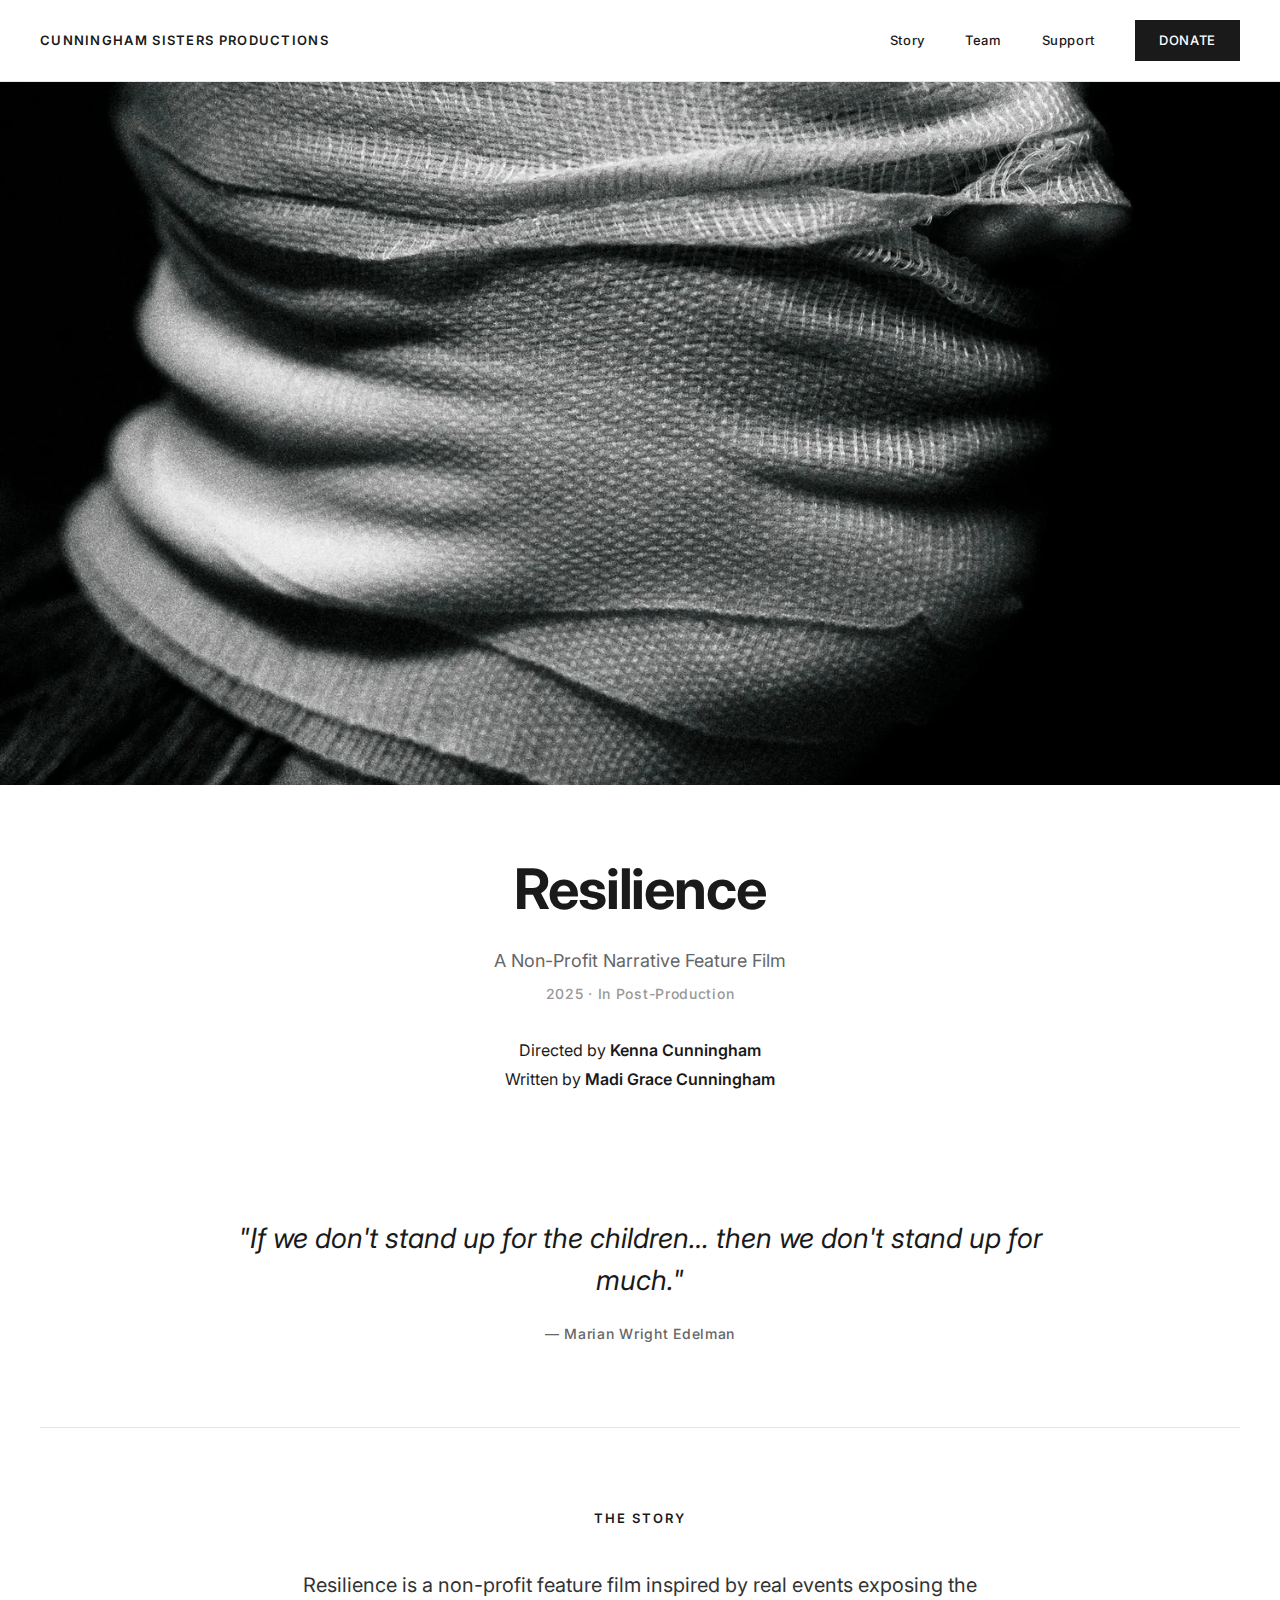
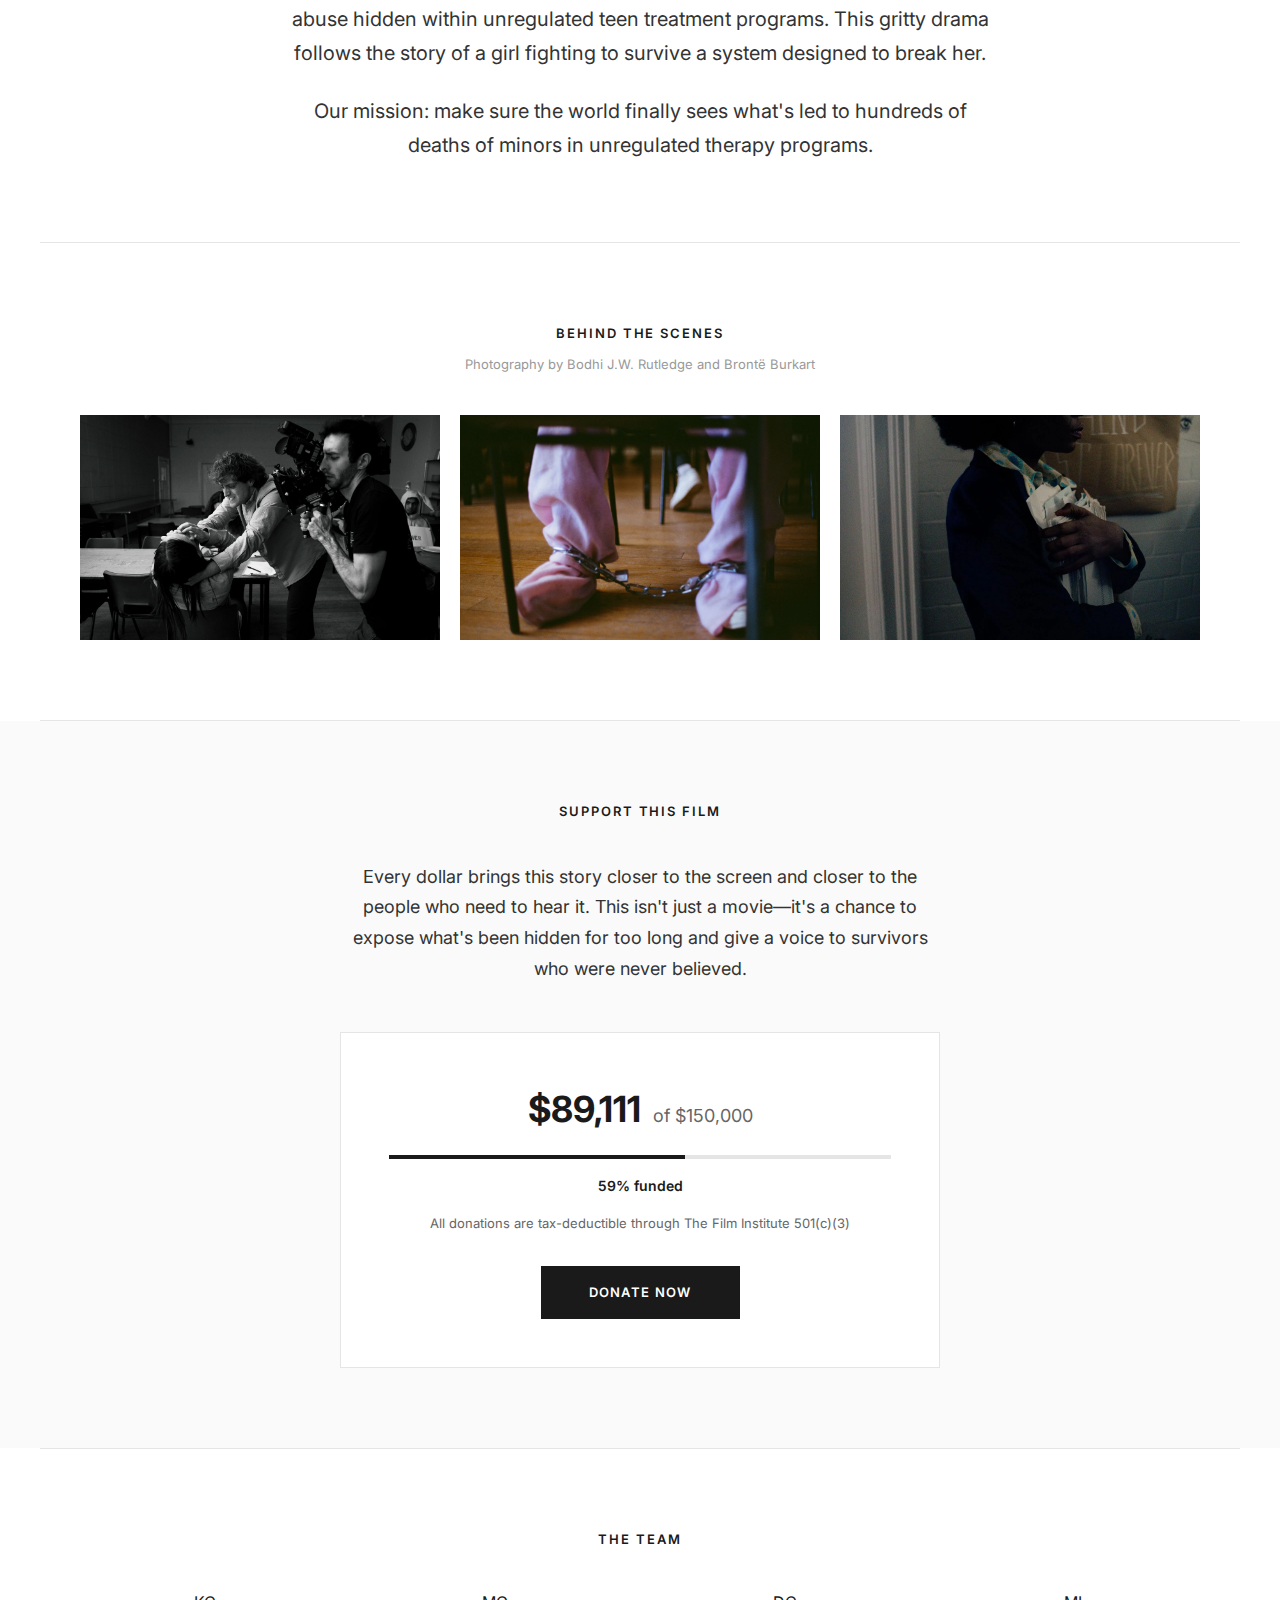
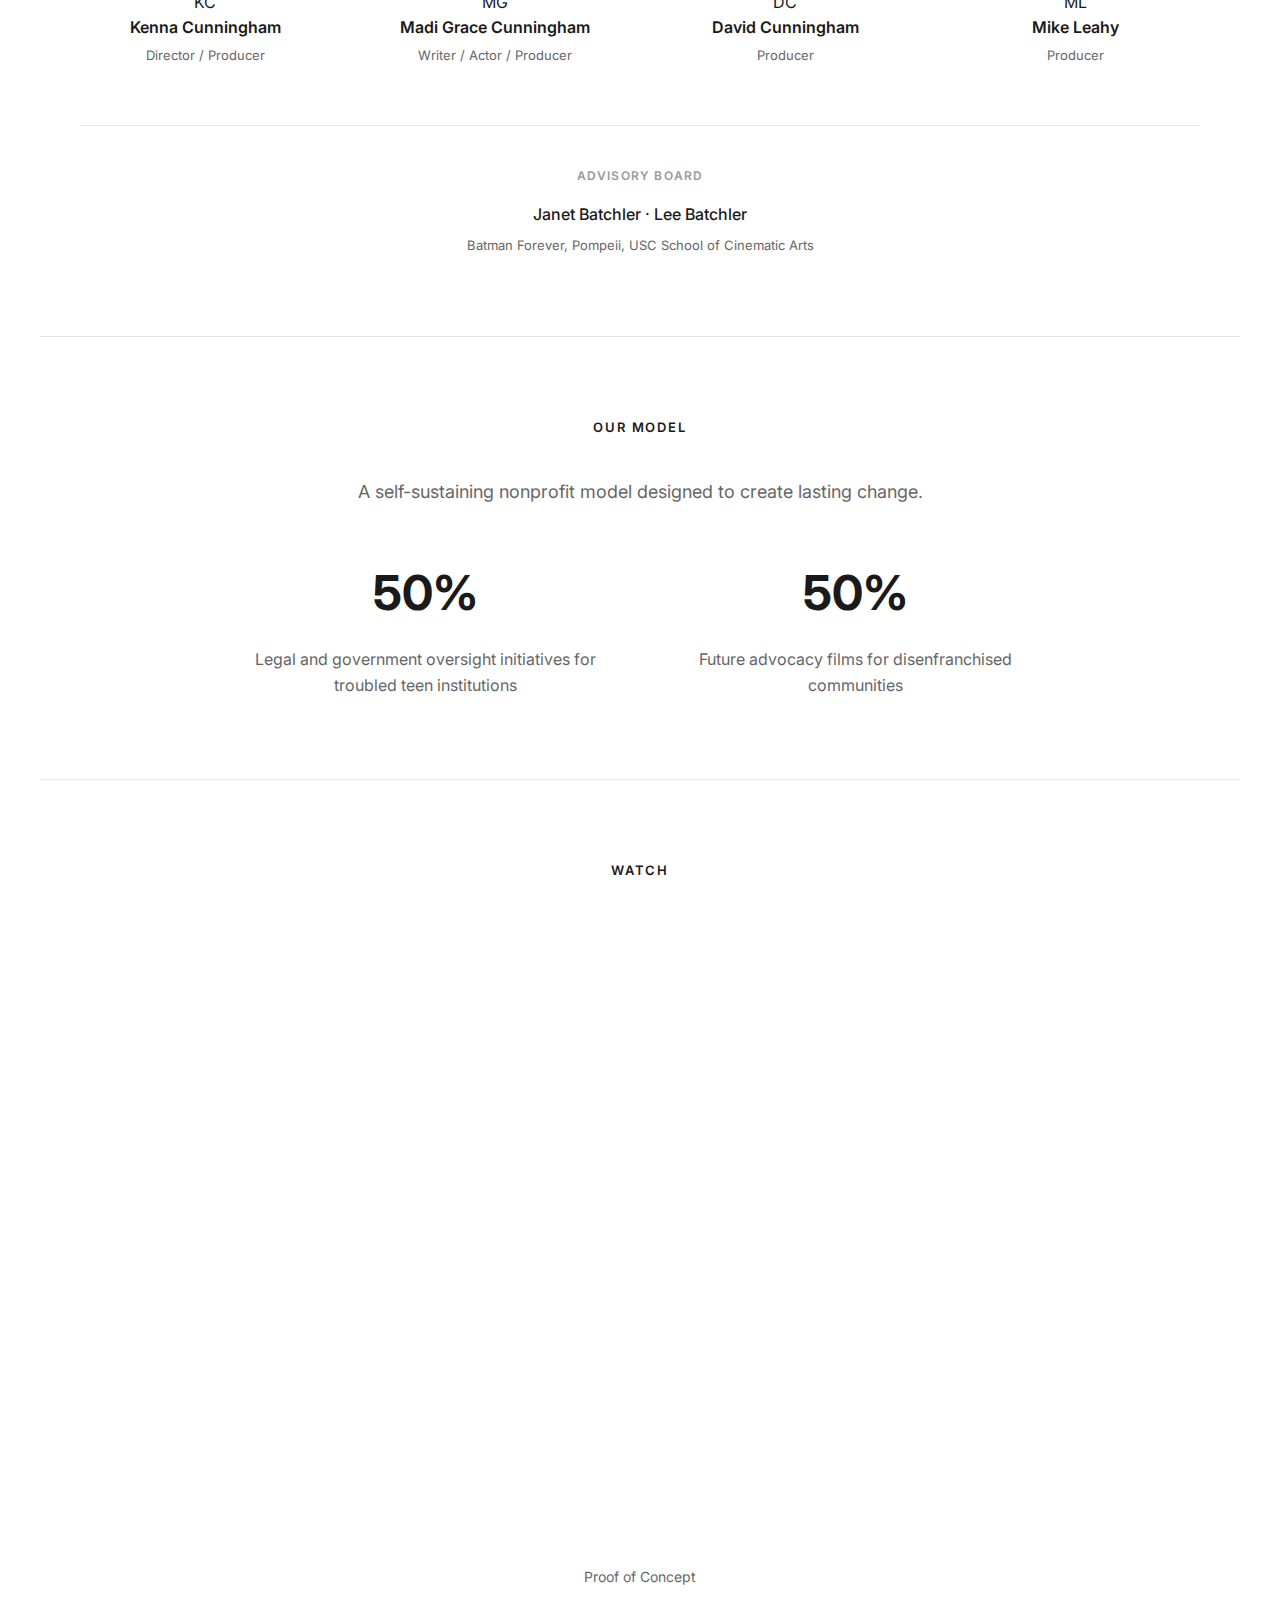
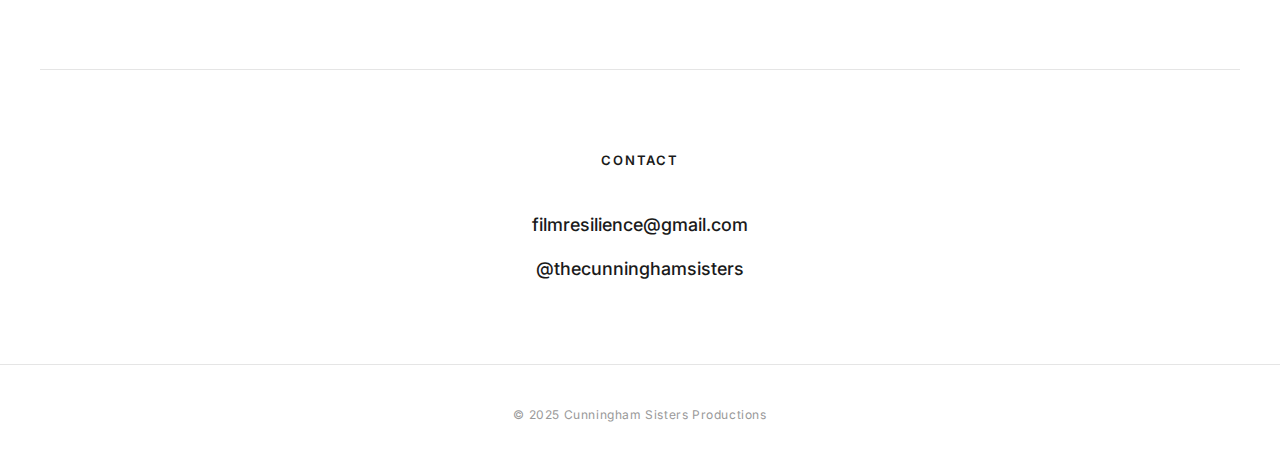
<file: mockup-a24-v2/index.html>
<!DOCTYPE html>
<html lang="en">
<head>
    <meta charset="UTF-8">
    <meta name="viewport" content="width=device-width, initial-scale=1.0">
    <title>Cunningham Sisters Productions | Resilience</title>
    <meta name="description" content="Resilience - A non-profit narrative feature film exposing abuse in unregulated teen treatment programs. By Cunningham Sisters Productions.">
    <link rel="stylesheet" href="styles.css">
    <link rel="preconnect" href="https://fonts.googleapis.com">
    <link rel="preconnect" href="https://fonts.gstatic.com" crossorigin>
    <link href="https://fonts.googleapis.com/css2?family=Inter:wght@400;500;600;700&display=swap" rel="stylesheet">
</head>
<body>
    <!-- Navigation -->
    <nav class="nav">
        <div class="nav-container">
            <a href="#" class="nav-logo">Cunningham Sisters Productions</a>
            <div class="nav-links">
                <a href="#story">Story</a>
                <a href="#team">Team</a>
                <a href="#support">Support</a>
                <a href="https://gofund.me/d00b9830" class="nav-donate" target="_blank" rel="noopener">Donate</a>
            </div>
            <button class="nav-mobile-toggle" aria-label="Toggle menu">
                <span></span>
                <span></span>
            </button>
        </div>
    </nav>

    <!-- Mobile Menu -->
    <div class="mobile-menu">
        <a href="#story">Story</a>
        <a href="#team">Team</a>
        <a href="#support">Support</a>
        <a href="https://gofund.me/d00b9830" target="_blank" rel="noopener">Donate</a>
    </div>

    <!-- Hero -->
    <main>
        <section class="hero">
            <div class="hero-image-container">
                <img src="images/hero.webp" alt="Behind the scenes of Resilience film production" class="hero-image">
            </div>
            <div class="hero-content">
                <h1 class="film-title">Resilience</h1>
                <p class="film-subtitle">A Non-Profit Narrative Feature Film</p>
                <p class="film-year">2025 · In Post-Production</p>
                <div class="film-credits">
                    <p>Directed by <strong>Kenna Cunningham</strong></p>
                    <p>Written by <strong>Madi Grace Cunningham</strong></p>
                </div>
            </div>
        </section>

        <!-- Quote -->
        <section class="quote-section">
            <blockquote class="quote">
                <p>"If we don't stand up for the children… then we don't stand up for much."</p>
                <cite>— Marian Wright Edelman</cite>
            </blockquote>
        </section>

        <!-- Divider -->
        <div class="divider"></div>

        <!-- Story -->
        <section id="story" class="section">
            <h2 class="section-title">The Story</h2>
            <div class="story-content">
                <p class="story-text">
                    Resilience is a non-profit feature film inspired by real events exposing the abuse hidden within unregulated teen treatment programs. This gritty drama follows the story of a girl fighting to survive a system designed to break her.
                </p>
                <p class="story-text">
                    Our mission: make sure the world finally sees what's led to hundreds of deaths of minors in unregulated therapy programs.
                </p>
            </div>
        </section>

        <!-- Divider -->
        <div class="divider"></div>

        <!-- Behind the Scenes -->
        <section class="section">
            <h2 class="section-title">Behind the Scenes</h2>
            <p class="section-credit">Photography by Bodhi J.W. Rutledge and Brontë Burkart</p>
            <div class="gallery">
                <div class="gallery-item">
                    <img src="images/bts-1.webp" alt="Behind the scenes - film production">
                </div>
                <div class="gallery-item">
                    <img src="images/bts-2.webp" alt="Behind the scenes - on set">
                </div>
                <div class="gallery-item">
                    <img src="images/bts-3.webp" alt="Behind the scenes - film still">
                </div>
            </div>
        </section>

        <!-- Divider -->
        <div class="divider"></div>

        <!-- Support -->
        <section id="support" class="section support-section">
            <h2 class="section-title">Support This Film</h2>
            <div class="support-content">
                <p class="support-text">
                    Every dollar brings this story closer to the screen and closer to the people who need to hear it. This isn't just a movie—it's a chance to expose what's been hidden for too long and give a voice to survivors who were never believed.
                </p>

                <div class="funding-box">
                    <div class="funding-stats">
                        <span class="funding-raised">$89,111</span>
                        <span class="funding-goal">of $150,000</span>
                    </div>
                    <div class="progress-bar">
                        <div class="progress-fill" style="width: 59%;"></div>
                    </div>
                    <p class="funding-percent">59% funded</p>
                    <p class="funding-note">All donations are tax-deductible through The Film Institute 501(c)(3)</p>
                    <a href="https://gofund.me/d00b9830" class="donate-button" target="_blank" rel="noopener">Donate Now</a>
                </div>
            </div>
        </section>

        <!-- Divider -->
        <div class="divider"></div>

        <!-- Team -->
        <section id="team" class="section">
            <h2 class="section-title">The Team</h2>

            <div class="team-grid">
                <div class="team-member">
                    <div class="team-photo-placeholder">KC</div>
                    <h3 class="team-name">Kenna Cunningham</h3>
                    <p class="team-role">Director / Producer</p>
                </div>
                <div class="team-member">
                    <div class="team-photo-placeholder">MG</div>
                    <h3 class="team-name">Madi Grace Cunningham</h3>
                    <p class="team-role">Writer / Actor / Producer</p>
                </div>
                <div class="team-member">
                    <div class="team-photo-placeholder">DC</div>
                    <h3 class="team-name">David Cunningham</h3>
                    <p class="team-role">Producer</p>
                </div>
                <div class="team-member">
                    <div class="team-photo-placeholder">ML</div>
                    <h3 class="team-name">Mike Leahy</h3>
                    <p class="team-role">Producer</p>
                </div>
            </div>

            <div class="team-advisory">
                <h3 class="advisory-title">Advisory Board</h3>
                <p class="advisory-names">Janet Batchler · Lee Batchler</p>
                <p class="advisory-credits">Batman Forever, Pompeii, USC School of Cinematic Arts</p>
            </div>
        </section>

        <!-- Divider -->
        <div class="divider"></div>

        <!-- Model -->
        <section class="section model-section">
            <h2 class="section-title">Our Model</h2>
            <p class="model-intro">A self-sustaining nonprofit model designed to create lasting change.</p>
            <div class="model-split">
                <div class="model-half">
                    <span class="model-percent">50%</span>
                    <p class="model-desc">Legal and government oversight initiatives for troubled teen institutions</p>
                </div>
                <div class="model-half">
                    <span class="model-percent">50%</span>
                    <p class="model-desc">Future advocacy films for disenfranchised communities</p>
                </div>
            </div>
        </section>

        <!-- Divider -->
        <div class="divider"></div>

        <!-- Watch -->
        <section class="section">
            <h2 class="section-title">Watch</h2>
            <div class="video-container">
                <iframe
                    src="https://player.vimeo.com/video/1115004786?h=0&title=0&byline=0&portrait=0"
                    width="100%"
                    height="100%"
                    frameborder="0"
                    allow="autoplay; fullscreen; picture-in-picture"
                    allowfullscreen>
                </iframe>
            </div>
            <p class="video-caption">Proof of Concept</p>
        </section>

        <!-- Divider -->
        <div class="divider"></div>

        <!-- Contact -->
        <section class="section contact-section">
            <h2 class="section-title">Contact</h2>
            <div class="contact-links">
                <a href="mailto:filmresilience@gmail.com" class="contact-link">filmresilience@gmail.com</a>
                <a href="https://instagram.com/thecunninghamsisters" class="contact-link" target="_blank" rel="noopener">@thecunninghamsisters</a>
            </div>
        </section>
    </main>

    <!-- Footer -->
    <footer class="footer">
        <p class="footer-text">© 2025 Cunningham Sisters Productions</p>
    </footer>

    <script>
        // Mobile menu toggle
        const toggle = document.querySelector('.nav-mobile-toggle');
        const mobileMenu = document.querySelector('.mobile-menu');
        const body = document.body;

        toggle.addEventListener('click', () => {
            toggle.classList.toggle('active');
            mobileMenu.classList.toggle('active');
            body.classList.toggle('menu-open');
        });

        // Close menu on link click
        document.querySelectorAll('.mobile-menu a').forEach(link => {
            link.addEventListener('click', () => {
                toggle.classList.remove('active');
                mobileMenu.classList.remove('active');
                body.classList.remove('menu-open');
            });
        });

        // Smooth scroll
        document.querySelectorAll('a[href^="#"]').forEach(anchor => {
            anchor.addEventListener('click', function (e) {
                e.preventDefault();
                const target = document.querySelector(this.getAttribute('href'));
                if (target) {
                    target.scrollIntoView({ behavior: 'smooth', block: 'start' });
                }
            });
        });
    </script>
</body>
</html>
</file>
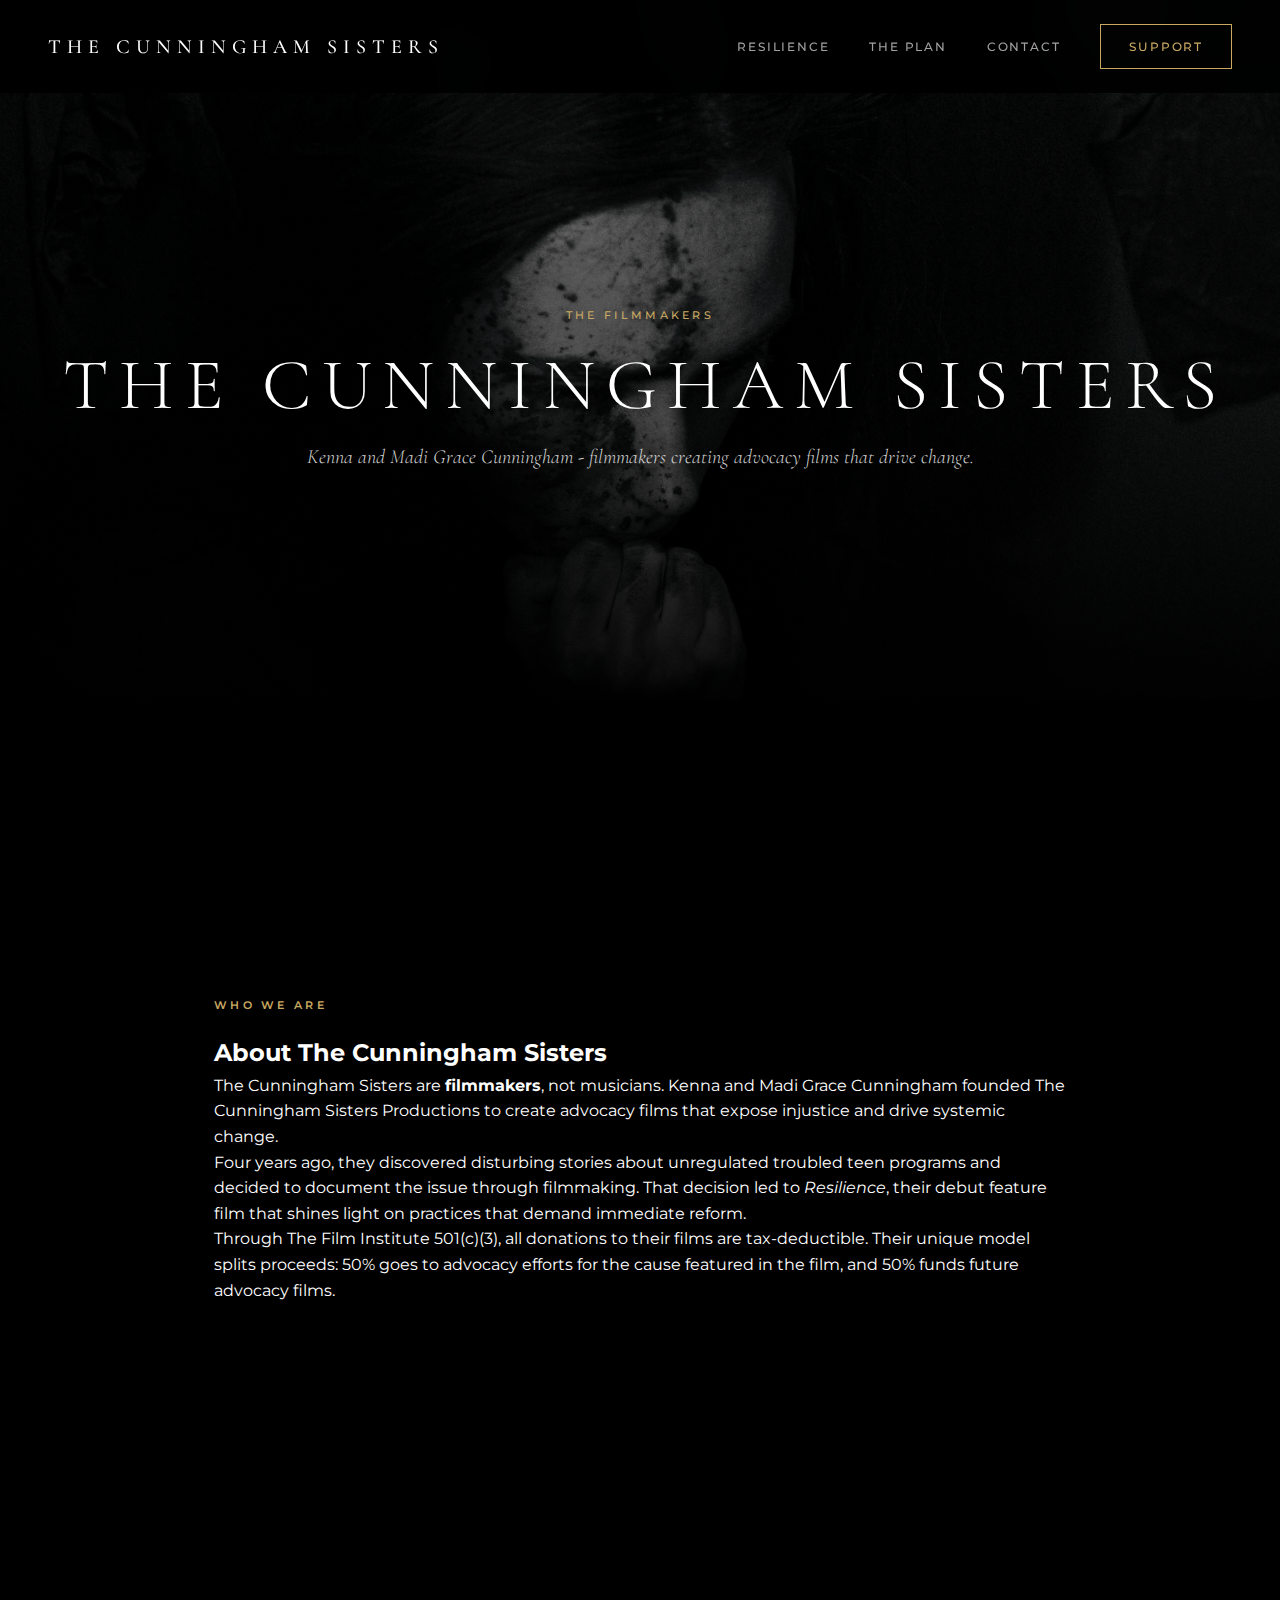
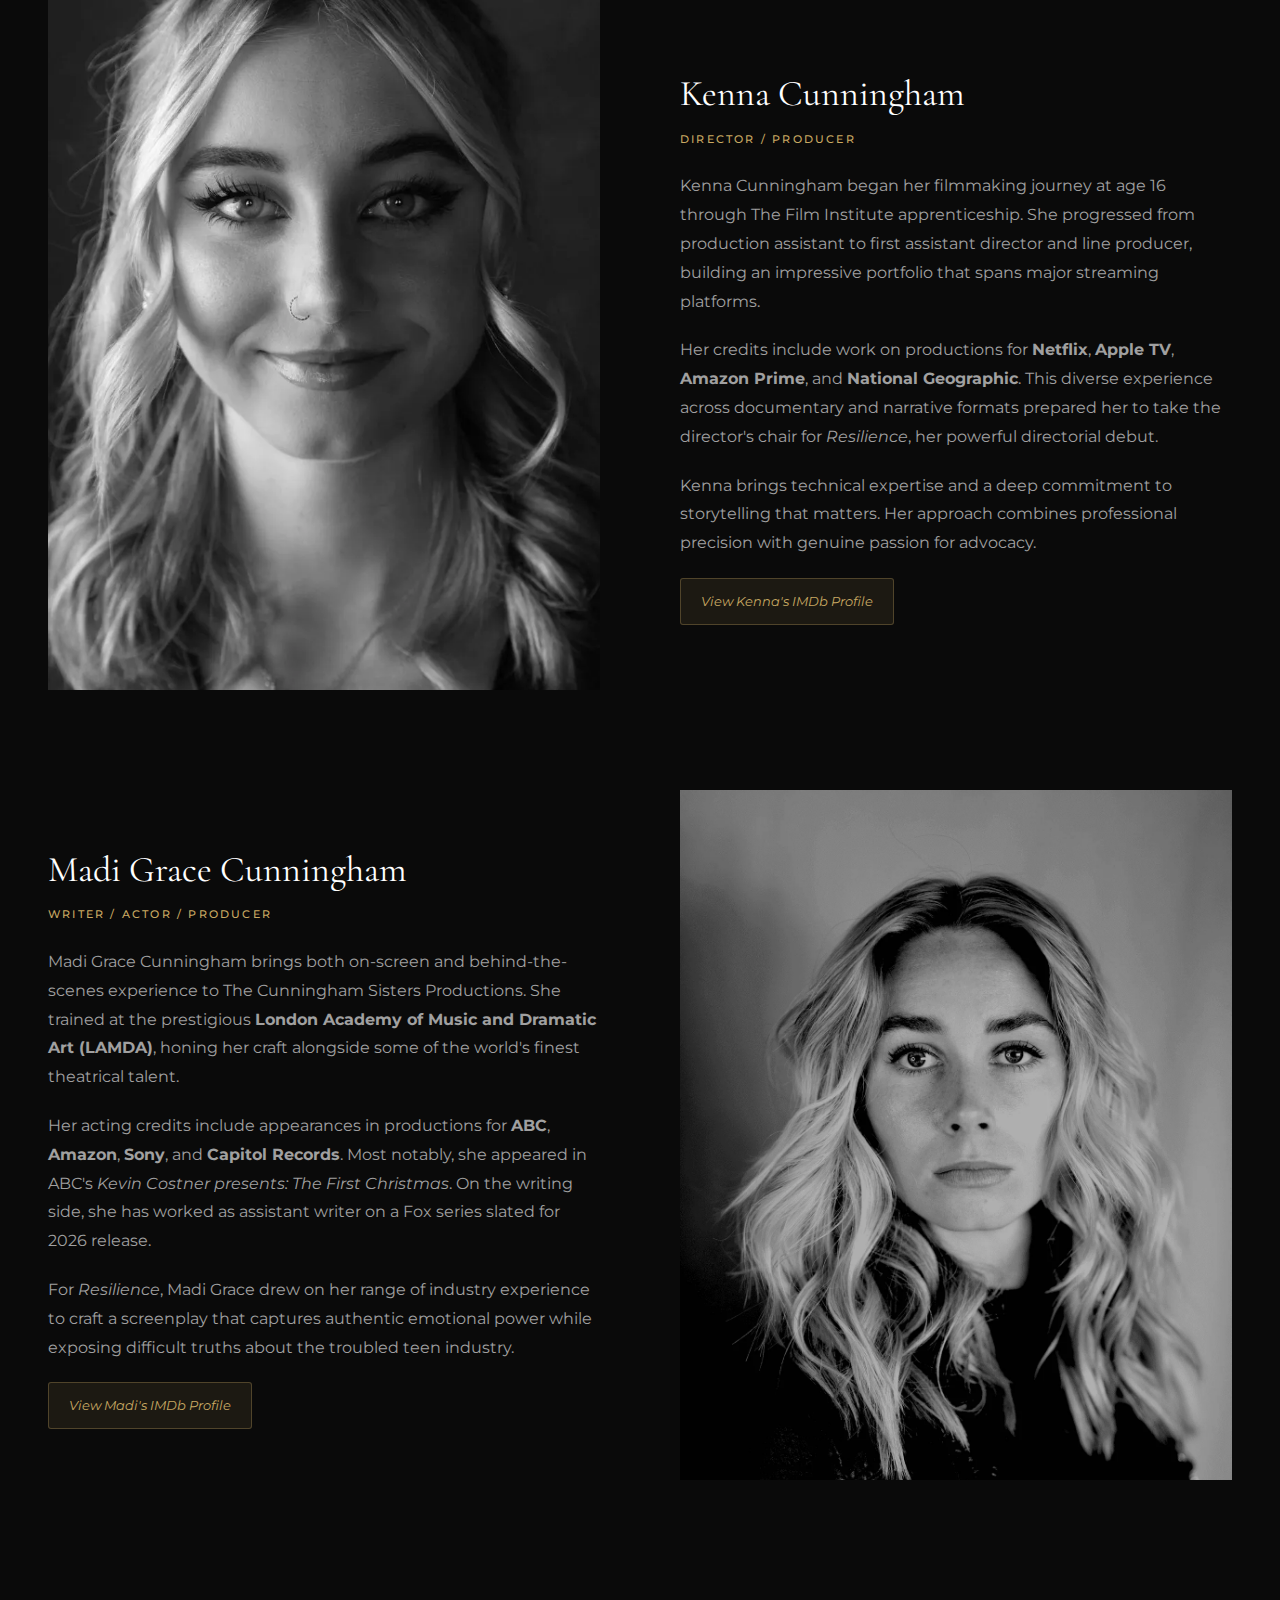
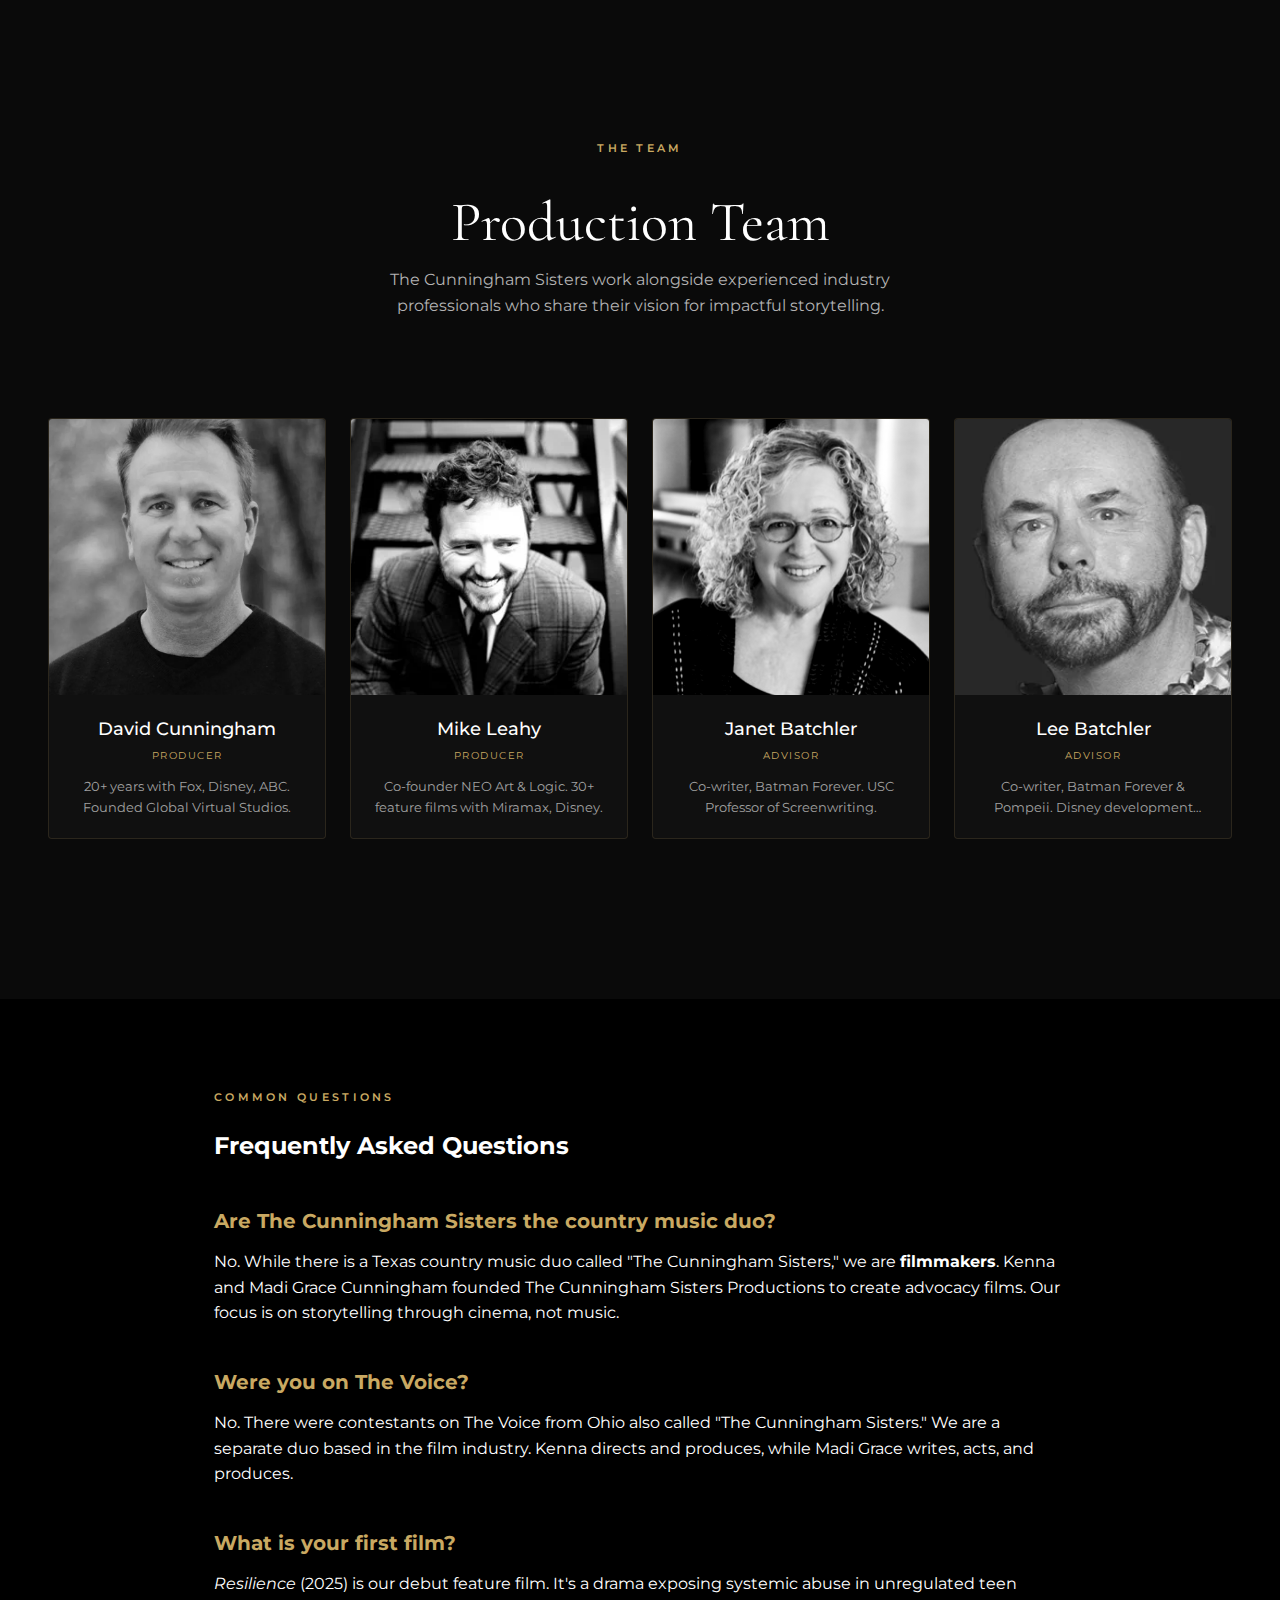
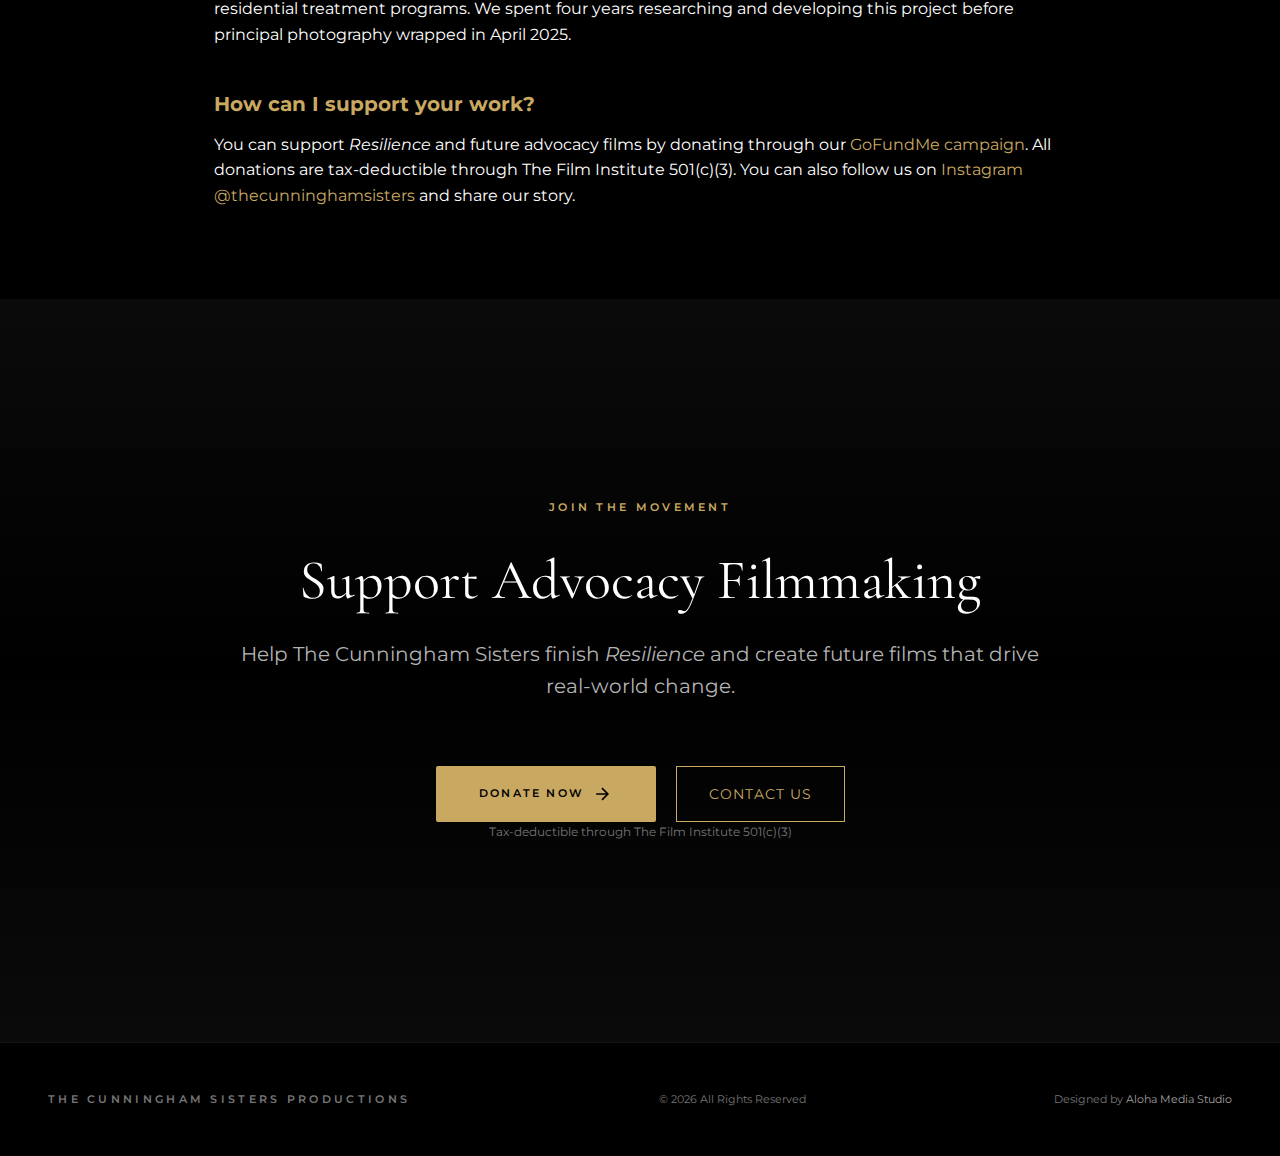
<file: about.html>
<!DOCTYPE html>
<html lang="en">
<head>
    <meta charset="UTF-8">
    <meta name="viewport" content="width=device-width, initial-scale=1.0">
    <title>About The Cunningham Sisters | Filmmakers Behind Resilience</title>
    <meta name="description" content="Meet The Cunningham Sisters - Kenna and Madi Grace Cunningham, the filmmakers behind Resilience (2025). Award-winning director and writer creating advocacy films.">
    <meta name="keywords" content="Cunningham Sisters, Cunningham Sisters filmmakers, Kenna Cunningham, Madi Grace Cunningham, who are the Cunningham Sisters, Resilience movie directors">
    <meta name="robots" content="index, follow">
    <meta name="author" content="The Cunningham Sisters Productions">
    <meta name="theme-color" content="#000000">
    <link rel="canonical" href="https://cunninghamsistersproductions.com/about.html">

    <!-- Favicon -->
    <link rel="icon" href="favicon.svg" type="image/svg+xml">
    <link rel="icon" href="favicon.ico" type="image/x-icon" sizes="any">
    <link rel="apple-touch-icon" href="apple-touch-icon.png">

    <!-- Open Graph -->
    <meta property="og:title" content="About The Cunningham Sisters | Filmmakers Behind Resilience">
    <meta property="og:description" content="Meet The Cunningham Sisters - Kenna and Madi Grace Cunningham, the filmmakers behind Resilience (2025). Award-winning director and writer creating advocacy films.">
    <meta property="og:image" content="https://cunninghamsistersproductions.com/images/hero-main.jpg">
    <meta property="og:type" content="website">
    <meta property="og:url" content="https://cunninghamsistersproductions.com/about.html">
    <meta property="og:site_name" content="Cunningham Sisters Productions">
    <meta property="og:locale" content="en_US">

    <!-- Twitter Card -->
    <meta name="twitter:card" content="summary_large_image">
    <meta name="twitter:site" content="@thecunninghamsisters">
    <meta name="twitter:title" content="About The Cunningham Sisters | Filmmakers Behind Resilience">
    <meta name="twitter:description" content="Meet The Cunningham Sisters - Kenna and Madi Grace Cunningham, the filmmakers behind Resilience (2025). Award-winning director and writer creating advocacy films.">
    <meta name="twitter:image" content="https://cunninghamsistersproductions.com/images/hero-main.jpg">
    <meta name="twitter:image:alt" content="The Cunningham Sisters - Kenna and Madi Grace Cunningham">

    <!-- Structured Data - BreadcrumbList -->
    <script type="application/ld+json">
    {
        "@context": "https://schema.org",
        "@type": "BreadcrumbList",
        "itemListElement": [
            {
                "@type": "ListItem",
                "position": 1,
                "name": "Home",
                "item": "https://cunninghamsistersproductions.com/"
            },
            {
                "@type": "ListItem",
                "position": 2,
                "name": "About The Cunningham Sisters",
                "item": "https://cunninghamsistersproductions.com/about.html"
            }
        ]
    }
    </script>

    <!-- Structured Data - Person (Kenna Cunningham) - Enhanced -->
    <script type="application/ld+json">
    {
        "@context": "https://schema.org",
        "@type": "Person",
        "name": "Kenna Cunningham",
        "givenName": "Kenna",
        "familyName": "Cunningham",
        "jobTitle": "Film Director and Producer",
        "description": "Film director and producer known for Resilience (2025). Credits span Netflix, Apple TV, Amazon Prime, and National Geographic. Began filmmaking at age 16 through The Film Institute apprenticeship.",
        "image": "https://cunninghamsistersproductions.com/images/kenna-cunningham.jpg",
        "url": "https://cunninghamsistersproductions.com/about.html",
        "worksFor": {
            "@type": "Organization",
            "name": "The Cunningham Sisters Productions",
            "url": "https://cunninghamsistersproductions.com/"
        },
        "sameAs": [
            "https://www.imdb.com/name/nm12095838/",
            "https://www.instagram.com/thecunninghamsisters/"
        ],
        "knowsAbout": ["Film Direction", "Film Production", "Documentary Filmmaking", "Drama", "Advocacy Films", "Independent Film"],
        "hasCredential": {
            "@type": "EducationalOccupationalCredential",
            "credentialCategory": "Apprenticeship",
            "recognizedBy": {
                "@type": "Organization",
                "name": "The Film Institute"
            }
        },
        "sibling": {
            "@type": "Person",
            "name": "Madi Grace Cunningham"
        }
    }
    </script>

    <!-- Structured Data - Person (Madi Grace Cunningham) - Enhanced -->
    <script type="application/ld+json">
    {
        "@context": "https://schema.org",
        "@type": "Person",
        "name": "Madi Grace Cunningham",
        "givenName": "Madi Grace",
        "familyName": "Cunningham",
        "jobTitle": "Screenwriter, Actor, and Producer",
        "description": "Screenwriter, actor, and producer known for Resilience (2025). LAMDA trained with credits on ABC, Fox, Amazon, Sony, and Capitol Records projects.",
        "image": "https://cunninghamsistersproductions.com/images/madi-cunningham.png",
        "url": "https://cunninghamsistersproductions.com/about.html",
        "worksFor": {
            "@type": "Organization",
            "name": "The Cunningham Sisters Productions",
            "url": "https://cunninghamsistersproductions.com/"
        },
        "sameAs": [
            "https://www.imdb.com/name/nm2420805/",
            "https://www.instagram.com/thecunninghamsisters/"
        ],
        "knowsAbout": ["Screenwriting", "Acting", "Film Production", "Drama", "Advocacy Films"],
        "alumniOf": {
            "@type": "EducationalOrganization",
            "name": "London Academy of Music and Dramatic Art",
            "alternateName": "LAMDA"
        },
        "sibling": {
            "@type": "Person",
            "name": "Kenna Cunningham"
        }
    }
    </script>

    <!-- Structured Data - AboutPage -->
    <script type="application/ld+json">
    {
        "@context": "https://schema.org",
        "@type": "AboutPage",
        "name": "About The Cunningham Sisters",
        "description": "Learn about Kenna and Madi Grace Cunningham, the filmmakers behind Resilience and The Cunningham Sisters Productions.",
        "url": "https://cunninghamsistersproductions.com/about.html",
        "mainEntity": {
            "@type": "Organization",
            "name": "The Cunningham Sisters Productions",
            "description": "A non-profit film production company founded by Kenna and Madi Grace Cunningham, creating advocacy films that expose injustice and drive systemic change.",
            "founder": [
                {
                    "@type": "Person",
                    "name": "Kenna Cunningham"
                },
                {
                    "@type": "Person",
                    "name": "Madi Grace Cunningham"
                }
            ]
        }
    }
    </script>

    <!-- Structured Data - FAQPage -->
    <script type="application/ld+json">
    {
        "@context": "https://schema.org",
        "@type": "FAQPage",
        "mainEntity": [
            {
                "@type": "Question",
                "name": "Who are The Cunningham Sisters?",
                "acceptedAnswer": {
                    "@type": "Answer",
                    "text": "The Cunningham Sisters are Kenna and Madi Grace Cunningham, filmmakers based in the United States. They are NOT the Texas country music duo or the Ohio singers from The Voice. Kenna is a film director and producer, while Madi Grace is a screenwriter, actor, and producer. Together they founded The Cunningham Sisters Productions to create advocacy films that drive social change."
                }
            },
            {
                "@type": "Question",
                "name": "Are The Cunningham Sisters musicians?",
                "acceptedAnswer": {
                    "@type": "Answer",
                    "text": "No, The Cunningham Sisters (Kenna and Madi Grace Cunningham) are filmmakers, not musicians. They are sometimes confused with the Texas country music duo of the same name. The Cunningham Sisters Productions focuses on creating advocacy films, with their debut feature Resilience exposing abuse in the troubled teen industry."
                }
            },
            {
                "@type": "Question",
                "name": "What films have The Cunningham Sisters made?",
                "acceptedAnswer": {
                    "@type": "Answer",
                    "text": "The Cunningham Sisters' debut feature film is Resilience (2025), a drama exposing systemic abuse in teen treatment programs. Prior to this, Kenna worked as a first assistant director and line producer on productions for Netflix, Apple TV, Amazon Prime, and National Geographic. Madi Grace has acting credits including ABC's Kevin Costner presents: The First Christmas and screenwriting work on a Fox series."
                }
            }
        ]
    }
    </script>

    <link rel="stylesheet" href="styles.css">
    <link rel="preconnect" href="https://fonts.googleapis.com">
    <link rel="preconnect" href="https://fonts.gstatic.com" crossorigin>
    <link rel="preload" as="style" href="https://fonts.googleapis.com/css2?family=Cormorant+Garamond:wght@300;400;500;600&family=Montserrat:wght@300;400;500;600;700&display=swap" onload="this.onload=null;this.rel='stylesheet'">
    <noscript><link rel="stylesheet" href="https://fonts.googleapis.com/css2?family=Cormorant+Garamond:wght@300;400;500;600&family=Montserrat:wght@300;400;500;600;700&display=swap"></noscript>
</head>
<body>
    <a href="#main-content" class="skip-link">Skip to main content</a>

    <!-- Fixed Navigation - NOTE: This page is intentionally hidden from main nav menus -->
    <nav class="nav">
        <a href="index.html" class="nav-logo">THE CUNNINGHAM SISTERS</a>
        <button class="menu-toggle" aria-label="Toggle menu" onclick="document.querySelector('.nav-links').classList.toggle('active')">
            <span></span>
            <span></span>
            <span></span>
        </button>
        <div class="nav-links">
            <a href="index.html">Resilience</a>
            <a href="the-plan.html">The Plan</a>
            <a href="contact.html">Contact</a>
            <a href="https://gofund.me/d00b98309" target="_blank" rel="noopener noreferrer" class="nav-cta">Support</a>
        </div>
    </nav>

    <main id="main-content">
    <!-- Hero Section -->
    <section class="hero contact-hero">
        <div class="hero-bg">
            <img src="images/bts-main.jpg" alt="The Cunningham Sisters on set of Resilience">
        </div>
        <div class="hero-overlay"></div>
        <div class="hero-content">
            <p class="hero-pre">The Filmmakers</p>
            <h1 class="hero-title">THE CUNNINGHAM SISTERS</h1>
            <p class="hero-tagline">Kenna and Madi Grace Cunningham - filmmakers creating advocacy films that drive change.</p>
        </div>
    </section>

    <!-- About Section -->
    <section class="story" id="about">
        <div class="story-content" style="max-width: 900px; margin: 0 auto; padding: 80px 24px;">
            <span class="overline">Who We Are</span>
            <h2>About The Cunningham Sisters</h2>

            <p class="lead">The Cunningham Sisters are <strong>filmmakers</strong>, not musicians. Kenna and Madi Grace Cunningham founded The Cunningham Sisters Productions to create advocacy films that expose injustice and drive systemic change.</p>

            <p>Four years ago, they discovered disturbing stories about unregulated troubled teen programs and decided to document the issue through filmmaking. That decision led to <em>Resilience</em>, their debut feature film that shines light on practices that demand immediate reform.</p>

            <p>Through The Film Institute 501(c)(3), all donations to their films are tax-deductible. Their unique model splits proceeds: 50% goes to advocacy efforts for the cause featured in the film, and 50% funds future advocacy films.</p>
        </div>
    </section>

    <!-- Team Spotlights -->
    <section class="team" id="team" style="padding-top: 0;">
        <div class="team-spotlight">
            <div class="spotlight-image">
                <picture>
                    <source srcset="images/kenna-cunningham.webp" type="image/webp">
                    <img src="images/kenna-cunningham.jpg" alt="Kenna Cunningham - Director of Resilience" loading="lazy">
                </picture>
            </div>
            <div class="spotlight-content">
                <h3>Kenna Cunningham</h3>
                <span class="role">Director / Producer</span>
                <p>Kenna Cunningham began her filmmaking journey at age 16 through The Film Institute apprenticeship. She progressed from production assistant to first assistant director and line producer, building an impressive portfolio that spans major streaming platforms.</p>
                <p>Her credits include work on productions for <strong>Netflix</strong>, <strong>Apple TV</strong>, <strong>Amazon Prime</strong>, and <strong>National Geographic</strong>. This diverse experience across documentary and narrative formats prepared her to take the director's chair for <em>Resilience</em>, her powerful directorial debut.</p>
                <p>Kenna brings technical expertise and a deep commitment to storytelling that matters. Her approach combines professional precision with genuine passion for advocacy.</p>
                <a href="https://www.imdb.com/name/nm12095838/" target="_blank" rel="noopener noreferrer" class="spotlight-imdb">View Kenna's IMDb Profile</a>
            </div>
        </div>

        <div class="team-spotlight reverse">
            <div class="spotlight-image">
                <picture>
                    <source srcset="images/madi-cunningham.webp" type="image/webp">
                    <img src="images/madi-cunningham.png" alt="Madi Grace Cunningham - Writer of Resilience" loading="lazy">
                </picture>
            </div>
            <div class="spotlight-content">
                <h3>Madi Grace Cunningham</h3>
                <span class="role">Writer / Actor / Producer</span>
                <p>Madi Grace Cunningham brings both on-screen and behind-the-scenes experience to The Cunningham Sisters Productions. She trained at the prestigious <strong>London Academy of Music and Dramatic Art (LAMDA)</strong>, honing her craft alongside some of the world's finest theatrical talent.</p>
                <p>Her acting credits include appearances in productions for <strong>ABC</strong>, <strong>Amazon</strong>, <strong>Sony</strong>, and <strong>Capitol Records</strong>. Most notably, she appeared in ABC's <em>Kevin Costner presents: The First Christmas</em>. On the writing side, she has worked as assistant writer on a Fox series slated for 2026 release.</p>
                <p>For <em>Resilience</em>, Madi Grace drew on her range of industry experience to craft a screenplay that captures authentic emotional power while exposing difficult truths about the troubled teen industry.</p>
                <a href="https://www.imdb.com/name/nm2420805/" target="_blank" rel="noopener noreferrer" class="spotlight-imdb">View Madi's IMDb Profile</a>
            </div>
        </div>
    </section>

    <!-- Production Team -->
    <section class="team" style="padding-top: 0;">
        <div class="team-header">
            <span class="overline">The Team</span>
            <h2>Production Team</h2>
            <p style="max-width: 600px; margin: 0 auto; color: var(--color-gray-300);">The Cunningham Sisters work alongside experienced industry professionals who share their vision for impactful storytelling.</p>
        </div>

        <div class="team-grid">
            <div class="team-card">
                <div class="team-card-photo">
                    <img src="images/david-cunningham.jpg" alt="David Cunningham - Producer" loading="lazy">
                </div>
                <div class="team-card-body">
                    <h4>David Cunningham</h4>
                    <span class="team-card-role">Producer</span>
                    <p class="team-card-teaser">20+ years with Fox, Disney, ABC. Founded Global Virtual Studios.</p>
                </div>
            </div>
            <div class="team-card">
                <div class="team-card-photo">
                    <img src="images/mike-leahy.jpg" alt="Mike Leahy - Producer" loading="lazy">
                </div>
                <div class="team-card-body">
                    <h4>Mike Leahy</h4>
                    <span class="team-card-role">Producer</span>
                    <p class="team-card-teaser">Co-founder NEO Art & Logic. 30+ feature films with Miramax, Disney.</p>
                </div>
            </div>
            <div class="team-card">
                <div class="team-card-photo">
                    <img src="images/janet-batchler.png" alt="Janet Batchler - Advisor" loading="lazy">
                </div>
                <div class="team-card-body">
                    <h4>Janet Batchler</h4>
                    <span class="team-card-role">Advisor</span>
                    <p class="team-card-teaser">Co-writer, Batman Forever. USC Professor of Screenwriting.</p>
                </div>
            </div>
            <div class="team-card">
                <div class="team-card-photo">
                    <img src="images/lee-batchler.webp" alt="Lee Batchler - Advisor" loading="lazy">
                </div>
                <div class="team-card-body">
                    <h4>Lee Batchler</h4>
                    <span class="team-card-role">Advisor</span>
                    <p class="team-card-teaser">Co-writer, Batman Forever & Pompeii. Disney development projects.</p>
                </div>
            </div>
        </div>
    </section>

    <!-- FAQ Section -->
    <section class="story" id="faq">
        <div class="story-content" style="max-width: 900px; margin: 0 auto; padding: 80px 24px;">
            <span class="overline">Common Questions</span>
            <h2>Frequently Asked Questions</h2>

            <div style="margin-top: 40px;">
                <h3 style="color: var(--color-gold); font-size: 1.25rem; margin-bottom: 12px;">Are The Cunningham Sisters the country music duo?</h3>
                <p>No. While there is a Texas country music duo called "The Cunningham Sisters," we are <strong>filmmakers</strong>. Kenna and Madi Grace Cunningham founded The Cunningham Sisters Productions to create advocacy films. Our focus is on storytelling through cinema, not music.</p>
            </div>

            <div style="margin-top: 40px;">
                <h3 style="color: var(--color-gold); font-size: 1.25rem; margin-bottom: 12px;">Were you on The Voice?</h3>
                <p>No. There were contestants on The Voice from Ohio also called "The Cunningham Sisters." We are a separate duo based in the film industry. Kenna directs and produces, while Madi Grace writes, acts, and produces.</p>
            </div>

            <div style="margin-top: 40px;">
                <h3 style="color: var(--color-gold); font-size: 1.25rem; margin-bottom: 12px;">What is your first film?</h3>
                <p><em>Resilience</em> (2025) is our debut feature film. It's a drama exposing systemic abuse in unregulated teen residential treatment programs. We spent four years researching and developing this project before principal photography wrapped in April 2025.</p>
            </div>

            <div style="margin-top: 40px;">
                <h3 style="color: var(--color-gold); font-size: 1.25rem; margin-bottom: 12px;">How can I support your work?</h3>
                <p>You can support <em>Resilience</em> and future advocacy films by donating through our <a href="https://gofund.me/d00b98309" target="_blank" rel="noopener noreferrer" style="color: var(--color-gold);">GoFundMe campaign</a>. All donations are tax-deductible through The Film Institute 501(c)(3). You can also follow us on <a href="https://www.instagram.com/thecunninghamsisters/" target="_blank" rel="noopener noreferrer" style="color: var(--color-gold);">Instagram @thecunninghamsisters</a> and share our story.</p>
            </div>
        </div>
    </section>

    <!-- CTA Section -->
    <section class="impact" id="cta">
        <div class="impact-bg parallax">
            <picture>
                <source srcset="images/impact-bg.webp" type="image/webp">
                <img src="images/impact-bg.jpg" alt="Resilience film production" loading="lazy">
            </picture>
        </div>
        <div class="impact-content">
            <span class="overline">Join the Movement</span>
            <h2>Support Advocacy Filmmaking</h2>
            <p class="lead">Help The Cunningham Sisters finish <em>Resilience</em> and create future films that drive real-world change.</p>

            <div style="display: flex; gap: 20px; justify-content: center; flex-wrap: wrap; margin-top: 40px;">
                <a href="https://gofund.me/d00b98309" target="_blank" rel="noopener noreferrer" class="btn-donate" style="display: inline-flex; align-items: center; gap: 8px;">
                    <span>Donate Now</span>
                    <svg width="20" height="20" viewBox="0 0 24 24" fill="none" stroke="currentColor" stroke-width="2">
                        <path d="M5 12h14M12 5l7 7-7 7"/>
                    </svg>
                </a>
                <a href="contact.html" style="display: inline-flex; align-items: center; gap: 8px; padding: 16px 32px; border: 1px solid var(--color-gold); color: var(--color-gold); text-decoration: none; font-size: 14px; letter-spacing: 1px; text-transform: uppercase; transition: all 0.3s ease;">
                    <span>Contact Us</span>
                </a>
            </div>

            <p class="tax-note">Tax-deductible through The Film Institute 501(c)(3)</p>
        </div>
    </section>

    </main>

    <!-- Footer -->
    <footer class="footer">
        <div class="footer-content">
            <span class="footer-logo">THE CUNNINGHAM SISTERS PRODUCTIONS</span>
            <p class="footer-copyright">&copy; 2026 All Rights Reserved</p>
            <p class="footer-credit">Designed by <a href="https://alohamediastudio.com" target="_blank" rel="noopener noreferrer">Aloha Media Studio</a></p>
        </div>
    </footer>

    <script>
        // Nav background on scroll
        const nav = document.querySelector('.nav');
        window.addEventListener('scroll', () => {
            if (window.scrollY > 100) {
                nav.classList.add('scrolled');
            } else {
                nav.classList.remove('scrolled');
            }
        });

        // Close mobile menu on link click
        document.querySelectorAll('.nav-links a').forEach(link => {
            link.addEventListener('click', () => {
                document.querySelector('.nav-links').classList.remove('active');
            });
        });

        // Check for reduced motion preference
        const prefersReducedMotion = window.matchMedia('(prefers-reduced-motion: reduce)').matches;

        // Parallax effect
        function updateParallax() {
            if (prefersReducedMotion) return;

            document.querySelectorAll('.parallax').forEach(container => {
                const rect = container.getBoundingClientRect();
                const windowHeight = window.innerHeight;
                if (rect.bottom > 0 && rect.top < windowHeight) {
                    const img = container.querySelector('img');
                    if (img) {
                        const scrollProgress = (windowHeight - rect.top) / (windowHeight + rect.height);
                        const offset = (scrollProgress - 0.5) * 60;
                        img.style.transform = `translateY(${offset}px)`;
                    }
                }
            });
        }

        if (!prefersReducedMotion) {
            window.addEventListener('scroll', updateParallax);
            window.addEventListener('resize', updateParallax);
            updateParallax();
        }
    </script>
</body>
</html>
</file>
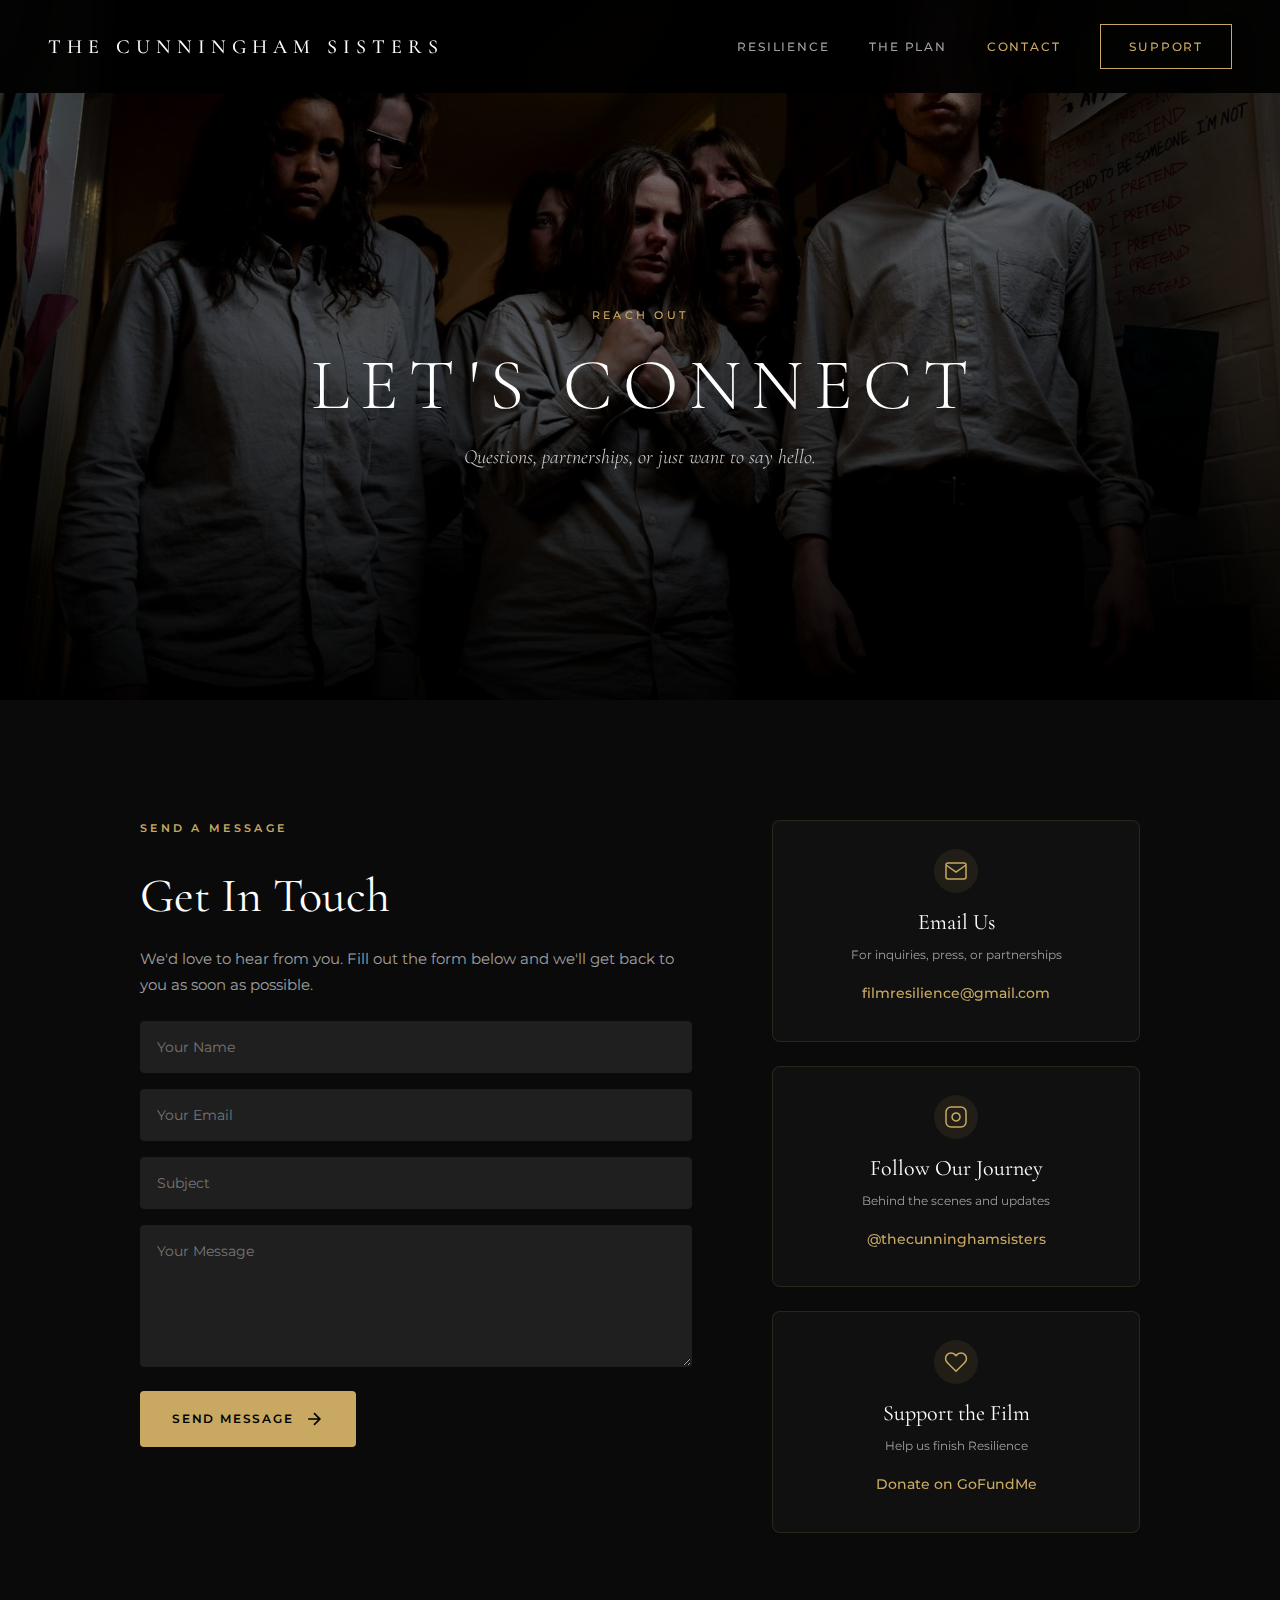
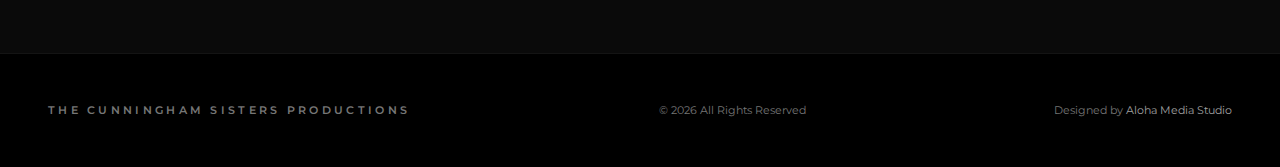
<file: contact.html>
<!DOCTYPE html>
<html lang="en">
<head>
    <meta charset="UTF-8">
    <meta name="viewport" content="width=device-width, initial-scale=1.0">
    <title>Contact | Cunningham Sisters Productions</title>
    <link rel="stylesheet" href="styles.css">
    <link rel="preconnect" href="https://fonts.googleapis.com">
    <link rel="preconnect" href="https://fonts.gstatic.com" crossorigin>
    <link href="https://fonts.googleapis.com/css2?family=Cormorant+Garamond:wght@300;400;500;600&family=Montserrat:wght@300;400;500;600;700&display=swap" rel="stylesheet">
</head>
<body>
    <!-- Fixed Navigation -->
    <nav class="nav">
        <a href="index.html" class="nav-logo">THE CUNNINGHAM SISTERS</a>
        <button class="menu-toggle" aria-label="Toggle menu" onclick="document.querySelector('.nav-links').classList.toggle('active')">
            <span></span>
            <span></span>
            <span></span>
        </button>
        <div class="nav-links">
            <a href="index.html">Resilience</a>
            <a href="the-plan.html">The Plan</a>
            <a href="contact.html" class="active">Contact</a>
            <a href="https://gofund.me/d00b98309" target="_blank" class="nav-cta">Support</a>
        </div>
    </nav>

    <!-- Compact Hero -->
    <section class="hero contact-hero">
        <div class="hero-bg">
            <img src="images/contact-hero-alt.jpg" alt="Behind the scenes">
        </div>
        <div class="hero-overlay"></div>
        <div class="hero-content">
            <p class="hero-pre">Reach Out</p>
            <h1 class="hero-title">LET'S CONNECT</h1>
            <p class="hero-tagline">Questions, partnerships, or just want to say hello.</p>
        </div>
    </section>

    <!-- Contact Section -->
    <section class="contact-section">
        <div class="contact-grid">
            <!-- Contact Form -->
            <div class="contact-form-wrapper">
                <span class="overline">Send a Message</span>
                <h2>Get In Touch</h2>
                <p class="contact-intro">We'd love to hear from you. Fill out the form below and we'll get back to you as soon as possible.</p>

                <form class="contact-form" action="https://formspree.io/f/YOUR_FORM_ID" method="POST">
                    <div class="form-group">
                        <input type="text" name="name" placeholder="Your Name" required>
                    </div>
                    <div class="form-group">
                        <input type="email" name="email" placeholder="Your Email" required>
                    </div>
                    <div class="form-group">
                        <input type="text" name="subject" placeholder="Subject">
                    </div>
                    <div class="form-group">
                        <textarea name="message" placeholder="Your Message" rows="6" required></textarea>
                    </div>
                    <button type="submit">
                        <span>Send Message</span>
                        <svg width="20" height="20" viewBox="0 0 24 24" fill="none" stroke="currentColor" stroke-width="2">
                            <path d="M5 12h14M12 5l7 7-7 7"/>
                        </svg>
                    </button>
                </form>
            </div>

            <!-- Quick Contact Info -->
            <div class="contact-info">
                <div class="contact-info-card">
                    <div class="info-icon">
                        <svg width="24" height="24" viewBox="0 0 24 24" fill="none" stroke="currentColor" stroke-width="1.5">
                            <path d="M4 4h16c1.1 0 2 .9 2 2v12c0 1.1-.9 2-2 2H4c-1.1 0-2-.9-2-2V6c0-1.1.9-2 2-2z"/>
                            <polyline points="22,6 12,13 2,6"/>
                        </svg>
                    </div>
                    <h4>Email Us</h4>
                    <p>For inquiries, press, or partnerships</p>
                    <a href="mailto:filmresilience@gmail.com" class="info-link">filmresilience@gmail.com</a>
                </div>

                <div class="contact-info-card">
                    <div class="info-icon">
                        <svg width="24" height="24" viewBox="0 0 24 24" fill="none" stroke="currentColor" stroke-width="1.5">
                            <rect x="2" y="2" width="20" height="20" rx="5" ry="5"/>
                            <path d="M16 11.37A4 4 0 1 1 12.63 8 4 4 0 0 1 16 11.37z"/>
                            <line x1="17.5" y1="6.5" x2="17.51" y2="6.5"/>
                        </svg>
                    </div>
                    <h4>Follow Our Journey</h4>
                    <p>Behind the scenes and updates</p>
                    <a href="https://www.instagram.com/thecunninghamsisters/" target="_blank" class="info-link">@thecunninghamsisters</a>
                </div>

                <div class="contact-info-card">
                    <div class="info-icon">
                        <svg width="24" height="24" viewBox="0 0 24 24" fill="none" stroke="currentColor" stroke-width="1.5">
                            <path d="M20.84 4.61a5.5 5.5 0 0 0-7.78 0L12 5.67l-1.06-1.06a5.5 5.5 0 0 0-7.78 7.78l1.06 1.06L12 21.23l7.78-7.78 1.06-1.06a5.5 5.5 0 0 0 0-7.78z"/>
                        </svg>
                    </div>
                    <h4>Support the Film</h4>
                    <p>Help us finish Resilience</p>
                    <a href="https://gofund.me/d00b98309" target="_blank" class="info-link">Donate on GoFundMe</a>
                </div>
            </div>
        </div>
    </section>

    <!-- Footer -->
    <footer class="footer">
        <div class="footer-content">
            <span class="footer-logo">THE CUNNINGHAM SISTERS PRODUCTIONS</span>
            <p class="footer-copyright">&copy; 2026 All Rights Reserved</p>
            <p class="footer-credit">Designed by <a href="https://alohamediastudio.com" target="_blank">Aloha Media Studio</a></p>
        </div>
    </footer>

    <script>
        // Nav background on scroll
        const nav = document.querySelector('.nav');
        window.addEventListener('scroll', () => {
            if (window.scrollY > 100) {
                nav.classList.add('scrolled');
            } else {
                nav.classList.remove('scrolled');
            }
        });

        // Close mobile menu on link click
        document.querySelectorAll('.nav-links a').forEach(link => {
            link.addEventListener('click', () => {
                document.querySelector('.nav-links').classList.remove('active');
            });
        });
    </script>
</body>
</html>
</file>
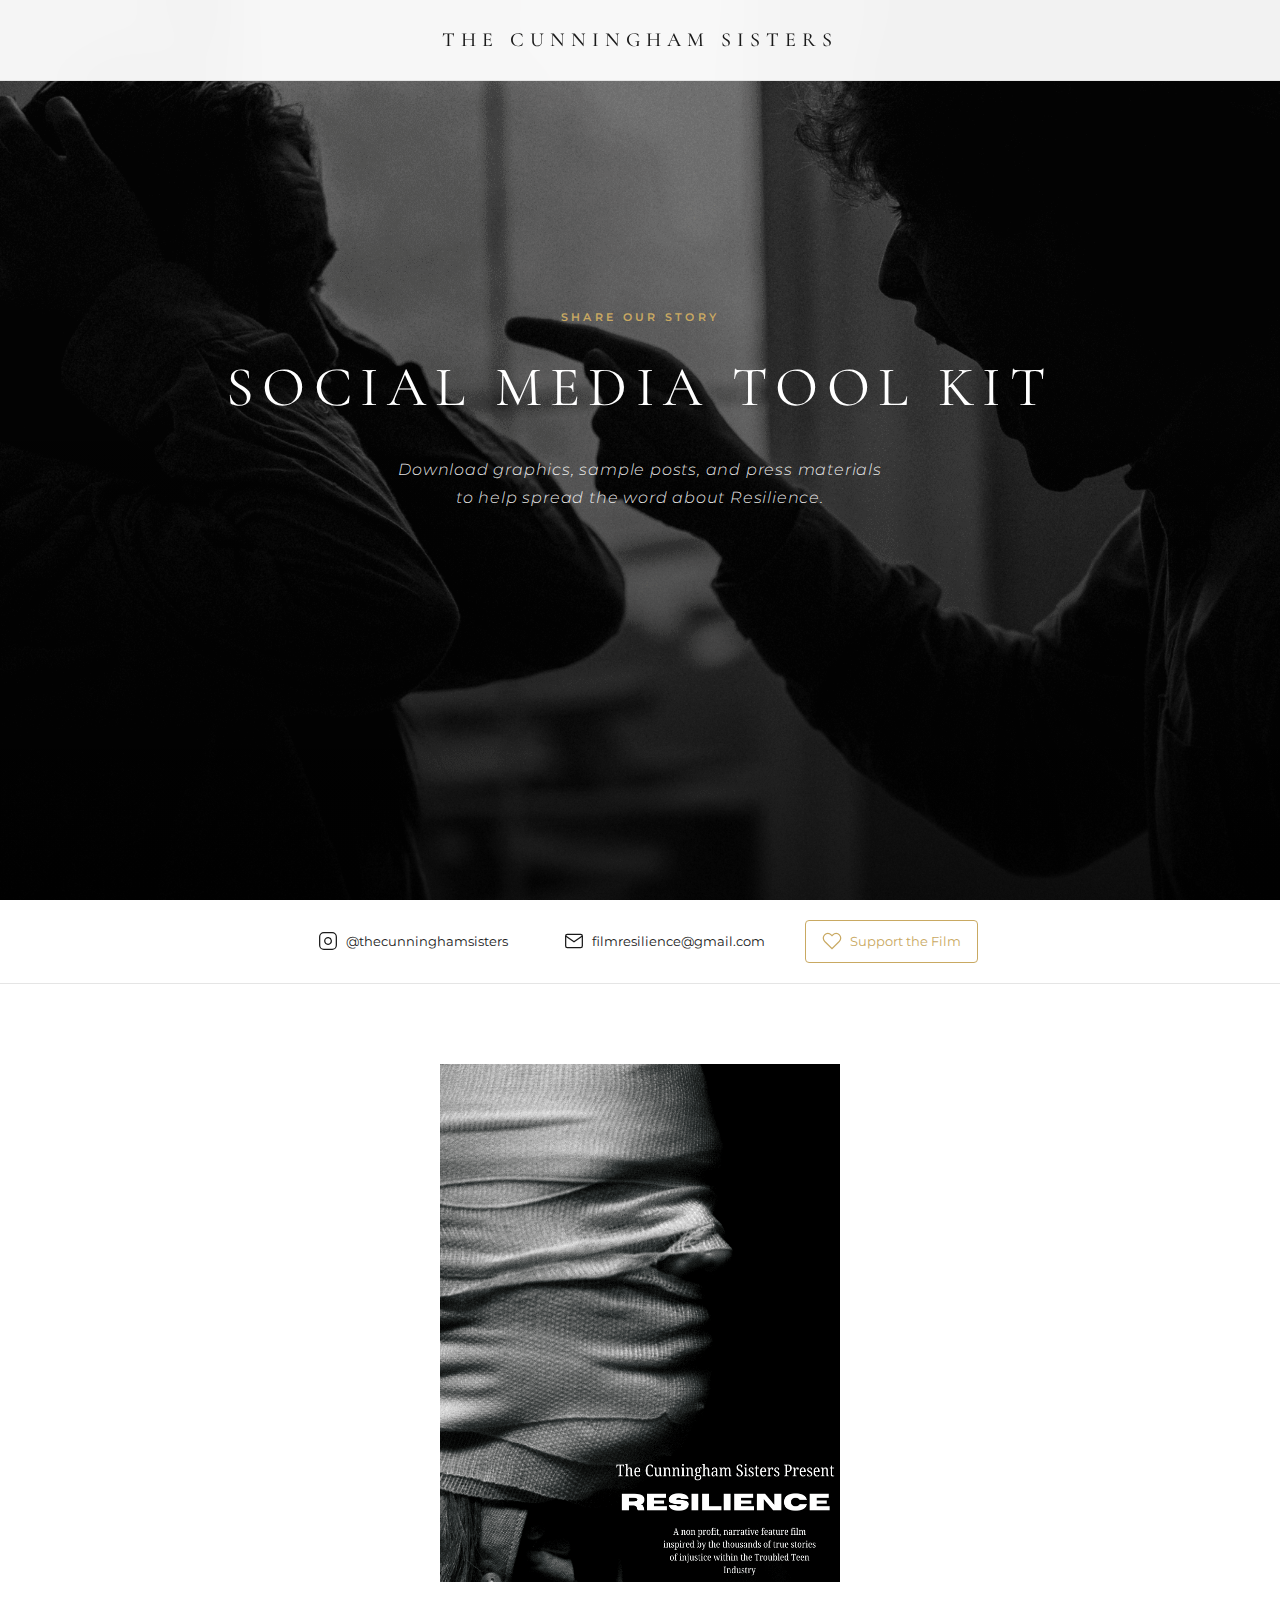
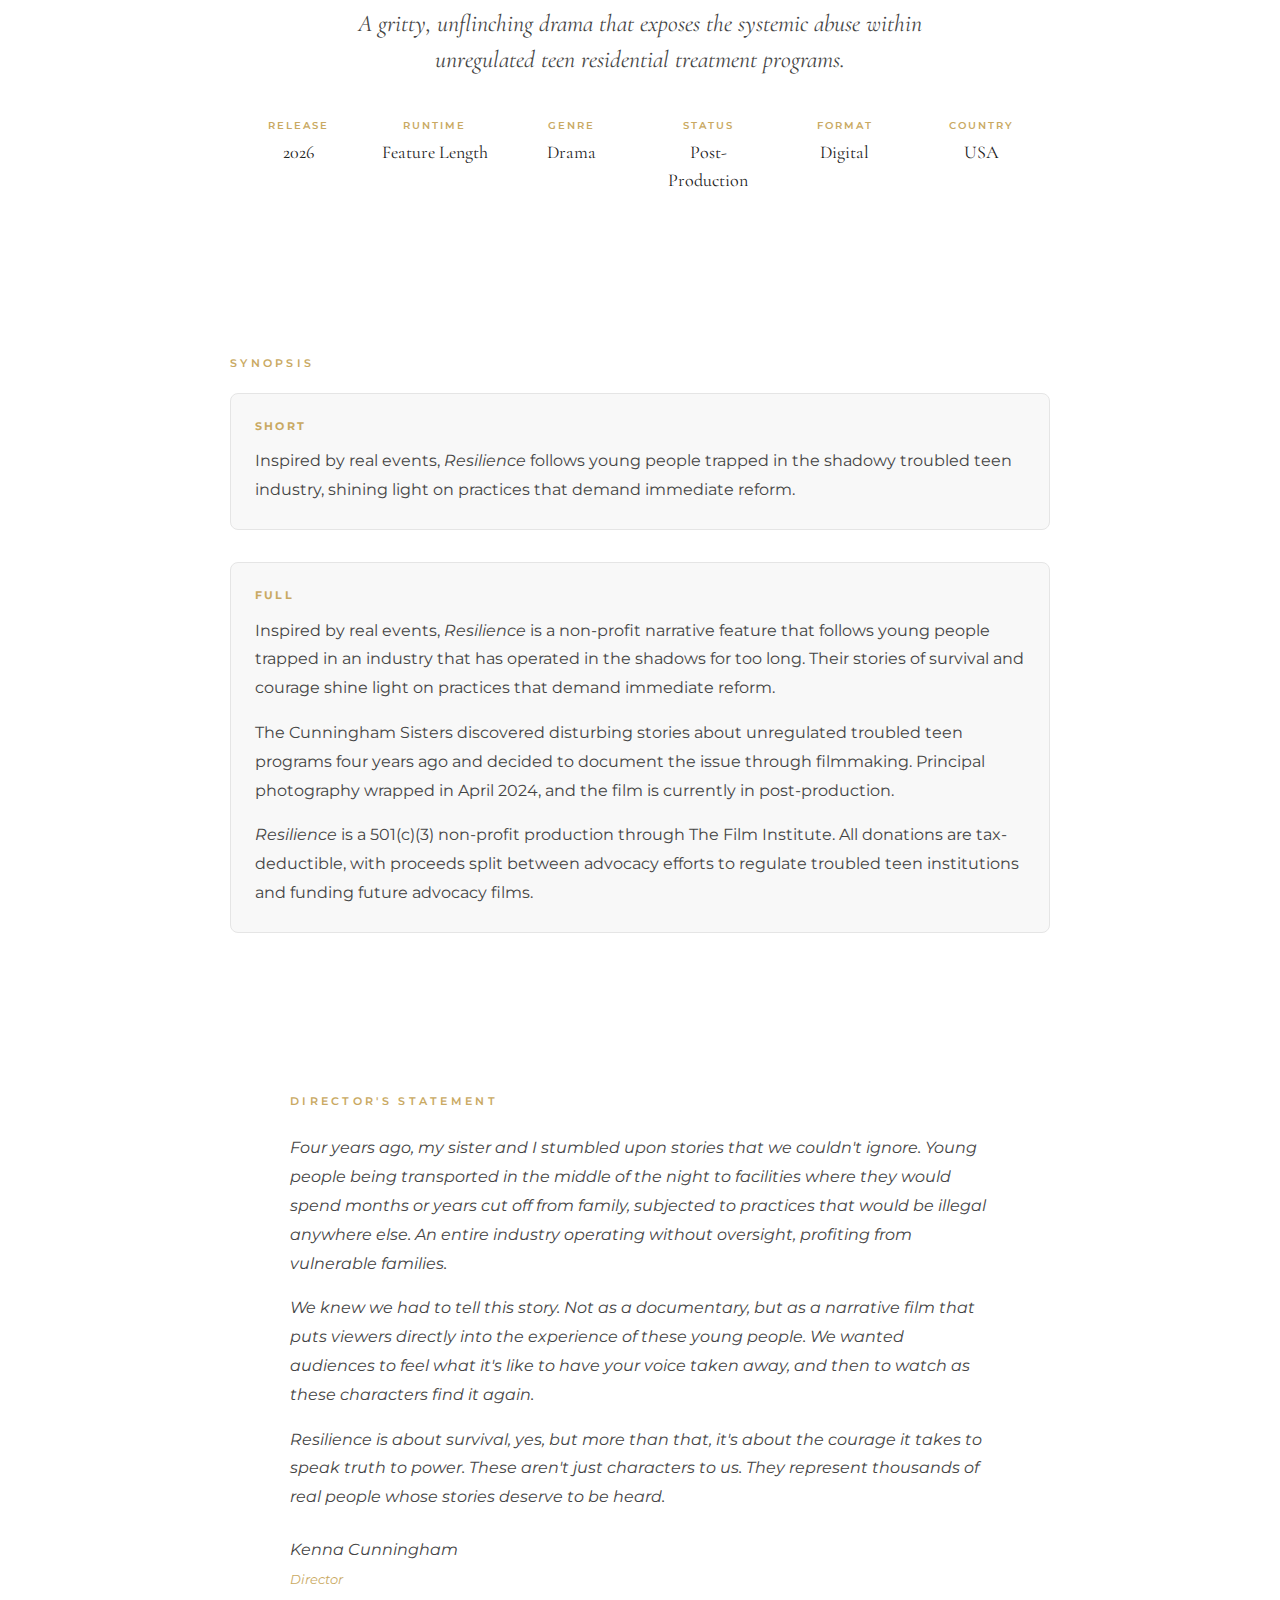
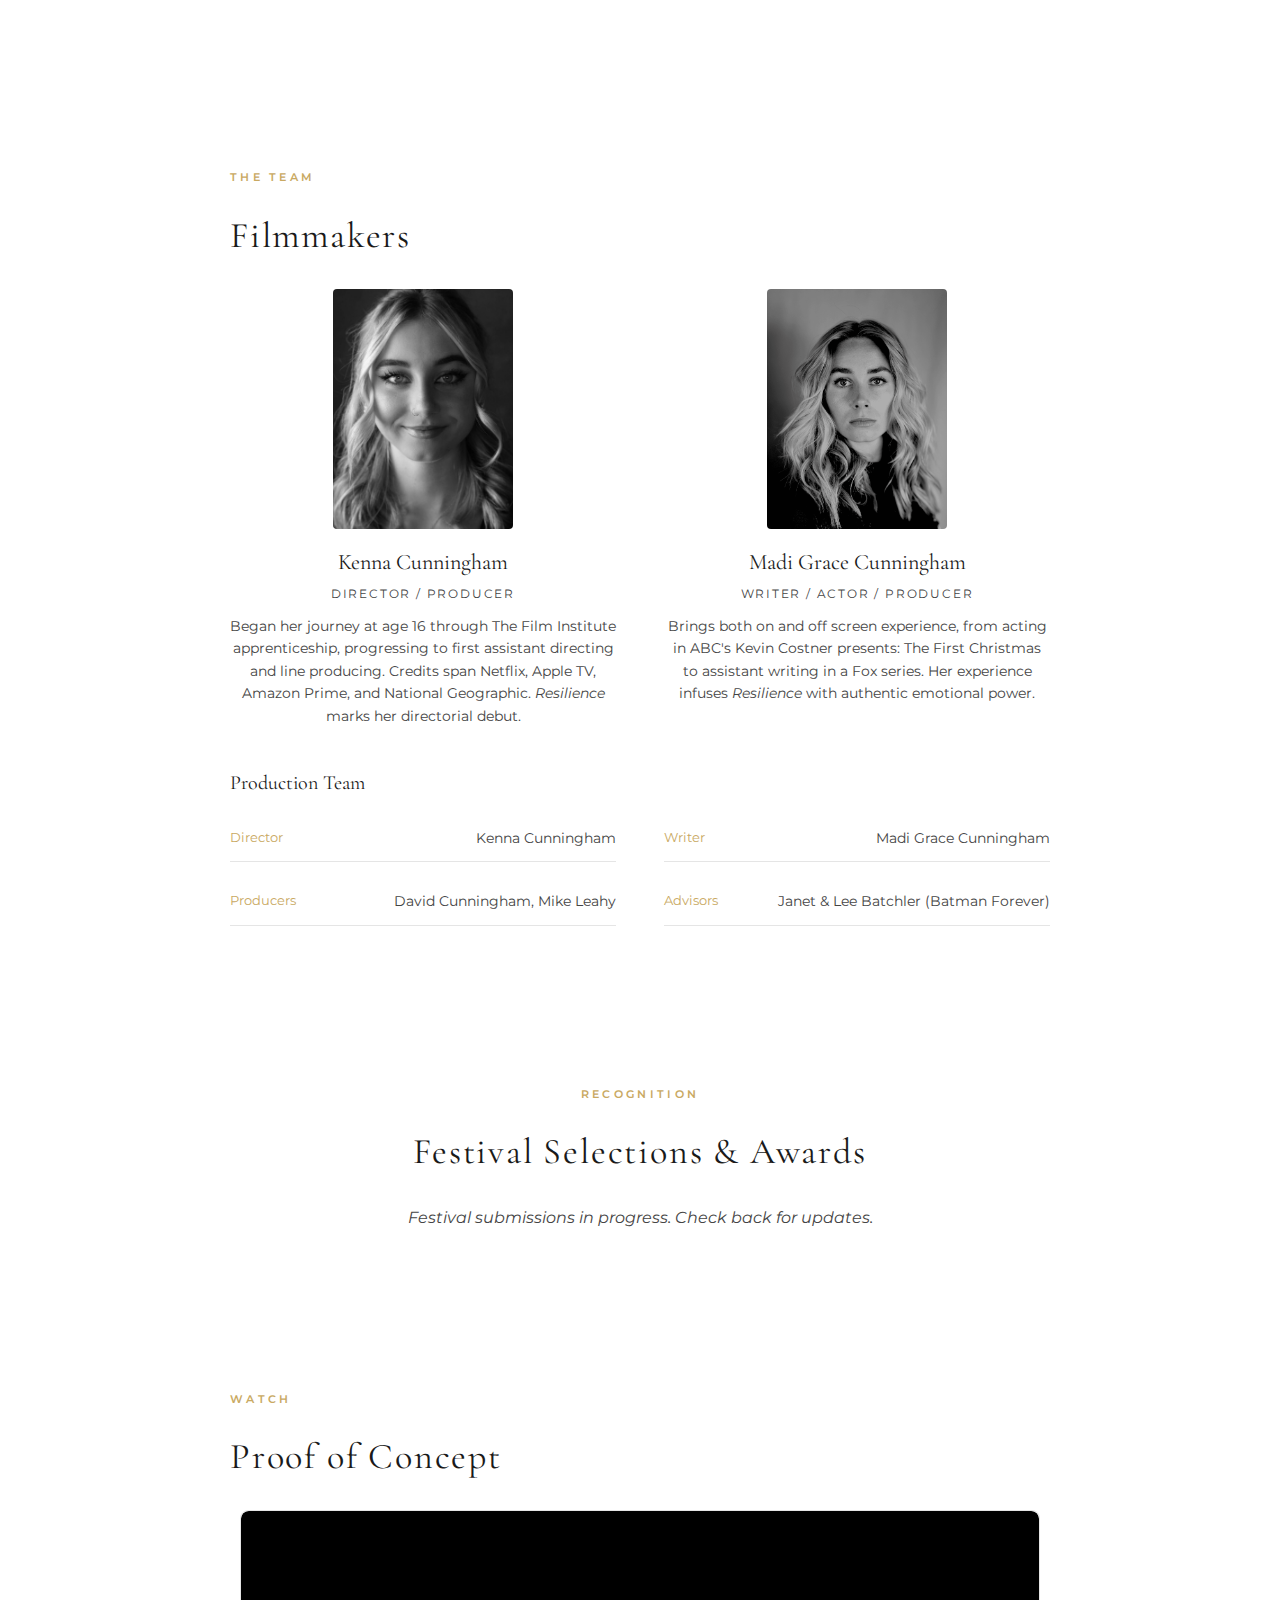
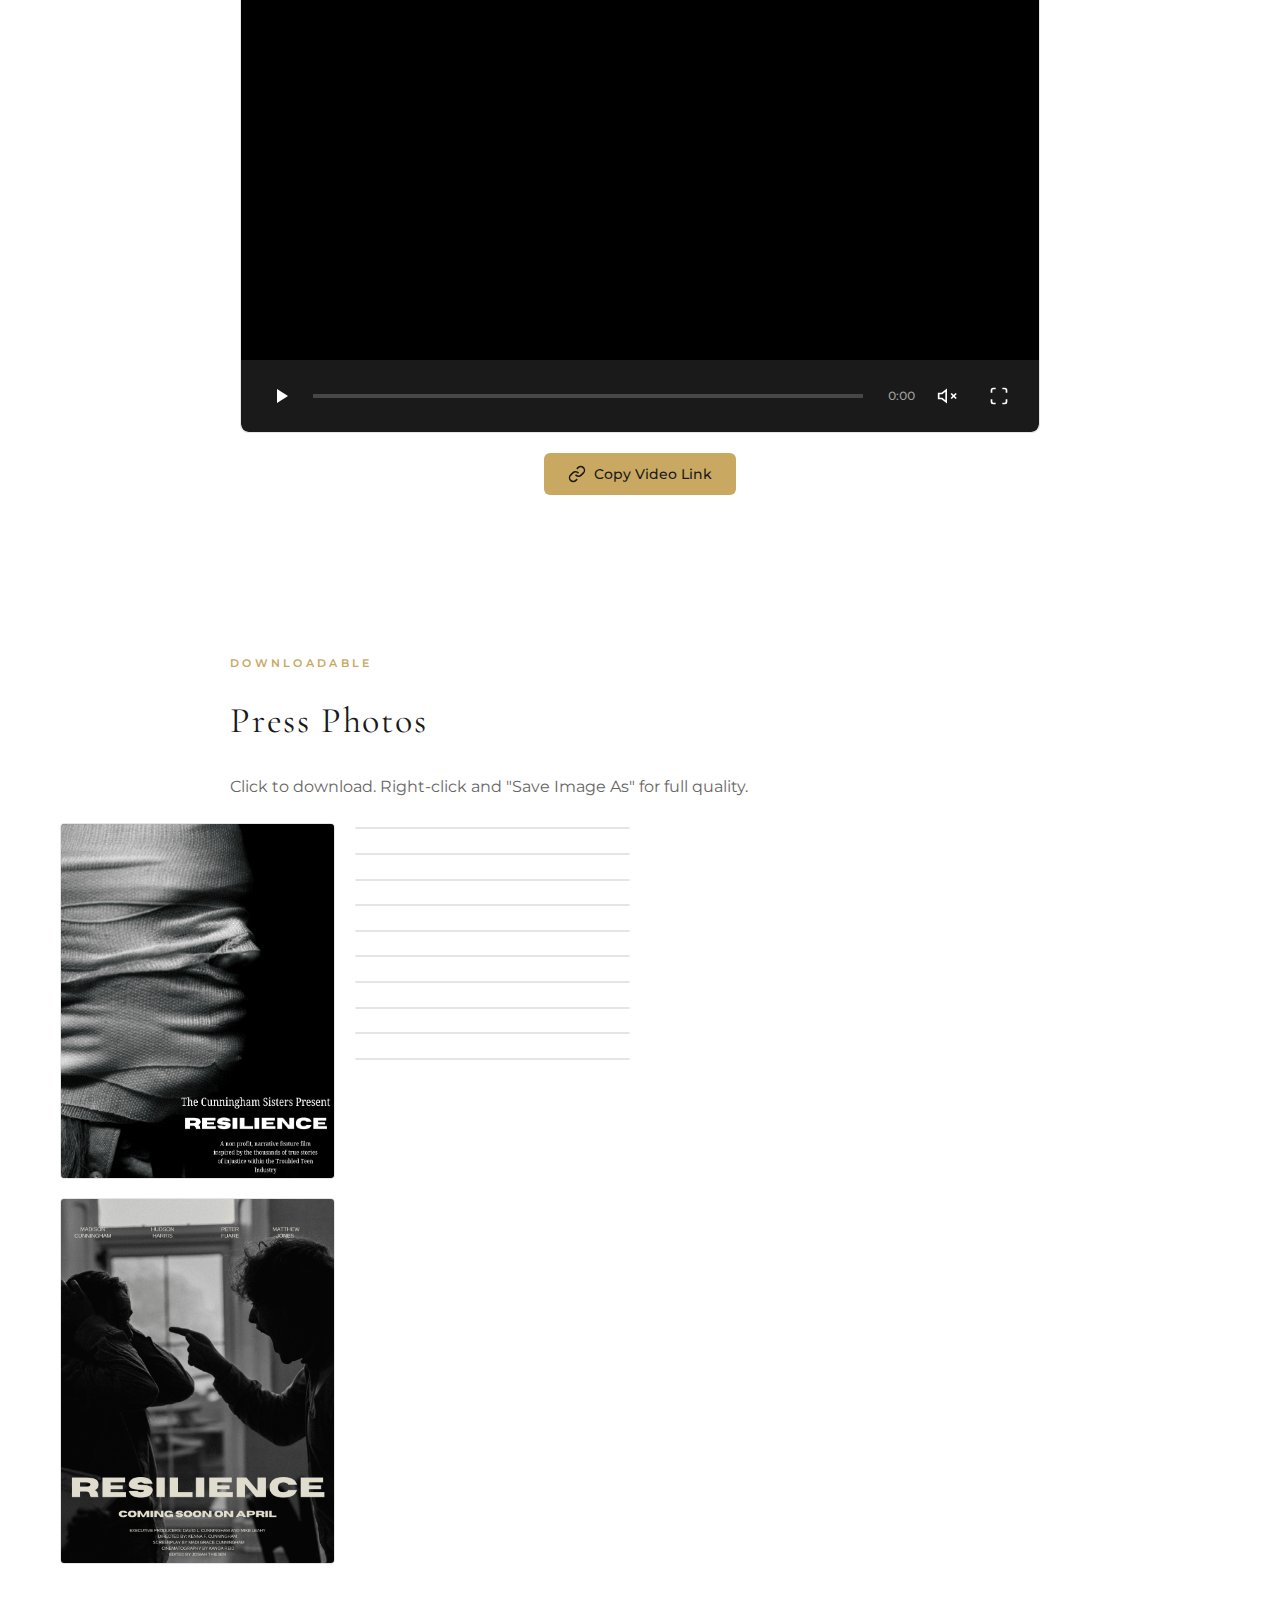
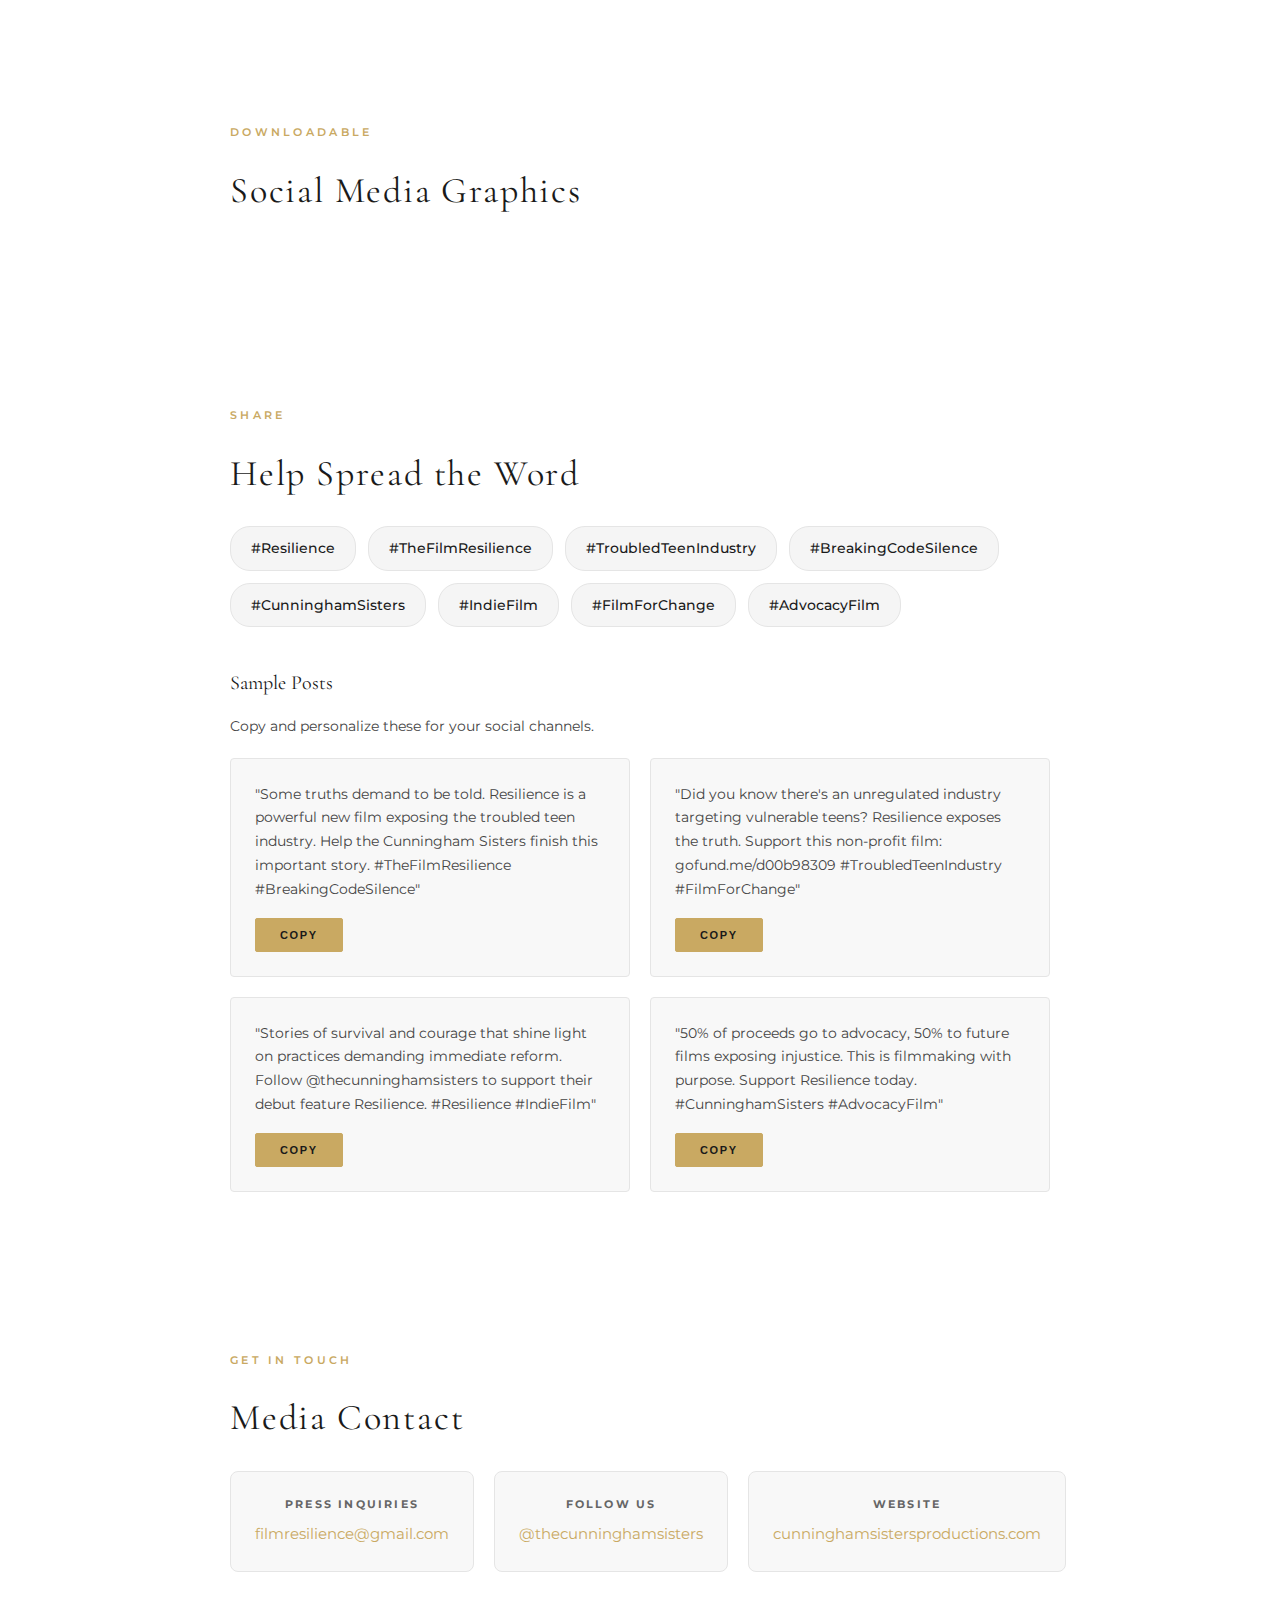
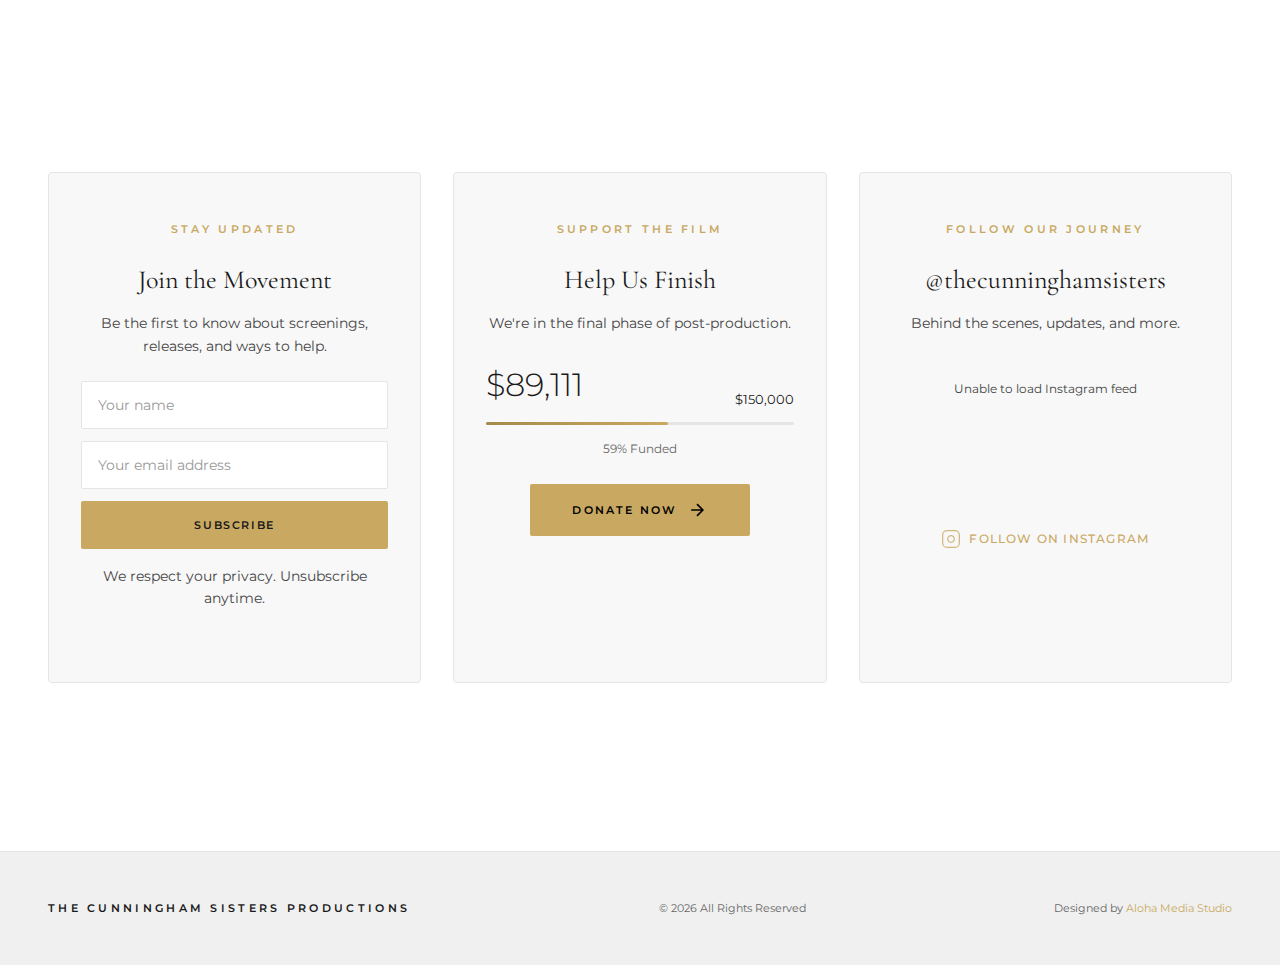
<file: media-kit.html>
<!DOCTYPE html>
<html lang="en">
<head>
    <meta charset="UTF-8">
    <meta name="viewport" content="width=device-width, initial-scale=1.0">
    <title>Social Media Tool Kit | Resilience | Cunningham Sisters Productions</title>
    <meta name="description" content="Social media resources for Resilience film. Download images, graphics, sample posts, and press materials.">

    <!-- Favicon -->
    <link rel="icon" href="favicon.ico" type="image/x-icon">
    <link rel="apple-touch-icon" href="apple-touch-icon.png">

    <!-- Open Graph -->
    <meta property="og:title" content="Social Media Tool Kit | Resilience | Cunningham Sisters Productions">
    <meta property="og:description" content="Social media resources for Resilience film. Download images, graphics, sample posts, and press materials.">
    <meta property="og:image" content="images/hero-main.jpg">
    <meta property="og:image:width" content="1200">
    <meta property="og:image:height" content="630">
    <meta property="og:type" content="website">
    <meta property="og:site_name" content="Cunningham Sisters Productions">
    <meta property="og:locale" content="en_US">

    <!-- Twitter Card -->
    <meta name="twitter:card" content="summary_large_image">
    <meta name="twitter:site" content="@thecunninghamsisters">
    <meta name="twitter:title" content="Social Media Tool Kit | Resilience | Cunningham Sisters Productions">
    <meta name="twitter:description" content="Social media resources for Resilience film. Download images, graphics, sample posts, and press materials.">
    <meta name="twitter:image" content="images/hero-main.jpg">

    <link rel="stylesheet" href="styles.css">
    <!-- Resource Hints -->
    <link rel="preconnect" href="https://fonts.googleapis.com">
    <link rel="preconnect" href="https://fonts.gstatic.com" crossorigin>
    <link rel="preconnect" href="https://player.vimeo.com">
    <link rel="preconnect" href="https://i.vimeocdn.com">

    <link href="https://fonts.googleapis.com/css2?family=Cormorant+Garamond:wght@300;400;500;600&family=Montserrat:wght@300;400;500;600;700&display=swap" rel="stylesheet">
    <!-- Custom Instagram Feed -->
    <script src="instagram-feed.js" defer></script>
</head>
<body class="toolkit-light">
    <a href="#main-content" class="skip-link">Skip to main content</a>

    <!-- Minimal Navigation (no links, just logo) -->
    <nav class="nav nav-minimal">
        <a href="index.html" class="nav-logo">THE CUNNINGHAM SISTERS</a>
    </nav>

    <main id="main-content">
    <!-- Full-Screen Hero Banner -->
    <section class="toolkit-fullscreen-hero">
        <div class="toolkit-hero-bg">
            <img src="images/movie-poster.png" alt="Resilience movie poster">
        </div>
        <div class="toolkit-hero-overlay"></div>
        <div class="toolkit-hero-content">
            <span class="overline">Share Our Story</span>
            <h1>Social Media Tool Kit</h1>
            <p class="hero-tagline">Download graphics, sample posts, and press materials to help spread the word about Resilience.</p>
        </div>
    </section>

    <!-- Quick Links Bar -->
    <section class="epk-quick-links">
        <a href="https://www.instagram.com/thecunninghamsisters/" target="_blank" class="quick-link">
            <svg width="20" height="20" viewBox="0 0 24 24" fill="none" stroke="currentColor" stroke-width="1.5">
                <rect x="2" y="2" width="20" height="20" rx="5" ry="5"/>
                <path d="M16 11.37A4 4 0 1 1 12.63 8 4 4 0 0 1 16 11.37z"/>
                <line x1="17.5" y1="6.5" x2="17.51" y2="6.5"/>
            </svg>
            <span>@thecunninghamsisters</span>
        </a>
        <a href="mailto:filmresilience@gmail.com" class="quick-link">
            <svg width="20" height="20" viewBox="0 0 24 24" fill="none" stroke="currentColor" stroke-width="1.5">
                <path d="M4 4h16c1.1 0 2 .9 2 2v12c0 1.1-.9 2-2 2H4c-1.1 0-2-.9-2-2V6c0-1.1.9-2 2-2z"/>
                <polyline points="22,6 12,13 2,6"/>
            </svg>
            <span>filmresilience@gmail.com</span>
        </a>
        <a href="https://gofund.me/d00b98309" target="_blank" class="quick-link quick-link-cta">
            <svg width="20" height="20" viewBox="0 0 24 24" fill="none" stroke="currentColor" stroke-width="1.5">
                <path d="M20.84 4.61a5.5 5.5 0 0 0-7.78 0L12 5.67l-1.06-1.06a5.5 5.5 0 0 0-7.78 7.78l1.06 1.06L12 21.23l7.78-7.78 1.06-1.06a5.5 5.5 0 0 0 0-7.78z"/>
            </svg>
            <span>Support the Film</span>
        </a>
    </section>

    <!-- Film Info Section -->
    <section class="epk-film-info">
        <div class="epk-section-content">
            <div class="epk-film-header">
                <img src="images/resilience-logo.png" alt="Resilience" class="epk-film-logo" loading="lazy">
                <p class="epk-tagline">A gritty, unflinching drama that exposes the systemic abuse within unregulated teen residential treatment programs.</p>
            </div>

            <div class="epk-meta-grid">
                <div class="epk-meta-item">
                    <span class="meta-label">Release</span>
                    <span class="meta-value">2026</span>
                </div>
                <div class="epk-meta-item">
                    <span class="meta-label">Runtime</span>
                    <span class="meta-value">Feature Length</span>
                </div>
                <div class="epk-meta-item">
                    <span class="meta-label">Genre</span>
                    <span class="meta-value">Drama</span>
                </div>
                <div class="epk-meta-item">
                    <span class="meta-label">Status</span>
                    <span class="meta-value">Post-Production</span>
                </div>
                <div class="epk-meta-item">
                    <span class="meta-label">Format</span>
                    <span class="meta-value">Digital</span>
                </div>
                <div class="epk-meta-item">
                    <span class="meta-label">Country</span>
                    <span class="meta-value">USA</span>
                </div>
            </div>
        </div>
    </section>

    <!-- Synopsis Section -->
    <section class="epk-synopsis">
        <div class="epk-section-content">
            <span class="overline">Synopsis</span>

            <div class="synopsis-versions">
                <div class="synopsis-block">
                    <h4>Short</h4>
                    <p>Inspired by real events, <em>Resilience</em> follows young people trapped in the shadowy troubled teen industry, shining light on practices that demand immediate reform.</p>
                </div>

                <div class="synopsis-block">
                    <h4>Full</h4>
                    <p>Inspired by real events, <em>Resilience</em> is a non-profit narrative feature that follows young people trapped in an industry that has operated in the shadows for too long. Their stories of survival and courage shine light on practices that demand immediate reform.</p>
                    <p>The Cunningham Sisters discovered disturbing stories about unregulated troubled teen programs four years ago and decided to document the issue through filmmaking. Principal photography wrapped in April 2024, and the film is currently in post-production.</p>
                    <p><em>Resilience</em> is a 501(c)(3) non-profit production through The Film Institute. All donations are tax-deductible, with proceeds split between advocacy efforts to regulate troubled teen institutions and funding future advocacy films.</p>
                </div>
            </div>
        </div>
    </section>

    <!-- Director's Statement -->
    <section class="epk-statement">
        <div class="epk-section-content">
            <div class="statement-text-only">
                <span class="overline">Director's Statement</span>
                <p>Four years ago, my sister and I stumbled upon stories that we couldn't ignore. Young people being transported in the middle of the night to facilities where they would spend months or years cut off from family, subjected to practices that would be illegal anywhere else. An entire industry operating without oversight, profiting from vulnerable families.</p>
                <p>We knew we had to tell this story. Not as a documentary, but as a narrative film that puts viewers directly into the experience of these young people. We wanted audiences to feel what it's like to have your voice taken away, and then to watch as these characters find it again.</p>
                <p><em>Resilience</em> is about survival, yes, but more than that, it's about the courage it takes to speak truth to power. These aren't just characters to us. They represent thousands of real people whose stories deserve to be heard.</p>
                <p class="statement-signature">Kenna Cunningham<br><span>Director</span></p>
            </div>
        </div>
    </section>

    <!-- The Team Section -->
    <section class="epk-team">
        <div class="epk-section-content">
            <span class="overline">The Team</span>
            <h2>Filmmakers</h2>

            <div class="epk-team-grid">
                <div class="epk-team-member">
                    <img src="images/kenna-cunningham.jpg" alt="Kenna Cunningham" loading="lazy">
                    <h4>Kenna Cunningham</h4>
                    <p class="role">Director / Producer</p>
                    <p>Began her journey at age 16 through The Film Institute apprenticeship, progressing to first assistant directing and line producing. Credits span Netflix, Apple TV, Amazon Prime, and National Geographic. <em>Resilience</em> marks her directorial debut.</p>
                </div>
                <div class="epk-team-member">
                    <img src="images/madi-cunningham.png" alt="Madi Grace Cunningham" loading="lazy">
                    <h4>Madi Grace Cunningham</h4>
                    <p class="role">Writer / Actor / Producer</p>
                    <p>Brings both on and off screen experience, from acting in ABC's Kevin Costner presents: The First Christmas to assistant writing in a Fox series. Her experience infuses <em>Resilience</em> with authentic emotional power.</p>
                </div>
            </div>

            <h3>Production Team</h3>
            <div class="epk-credits-grid">
                <div class="credit-item">
                    <span class="credit-role">Director</span>
                    <span class="credit-name">Kenna Cunningham</span>
                </div>
                <div class="credit-item">
                    <span class="credit-role">Writer</span>
                    <span class="credit-name">Madi Grace Cunningham</span>
                </div>
                <div class="credit-item">
                    <span class="credit-role">Producers</span>
                    <span class="credit-name">David Cunningham, Mike Leahy</span>
                </div>
                <div class="credit-item">
                    <span class="credit-role">Advisors</span>
                    <span class="credit-name">Janet & Lee Batchler (Batman Forever)</span>
                </div>
            </div>
        </div>
    </section>

    <!-- Festival/Awards Section (Placeholder) -->
    <section class="epk-festivals">
        <div class="epk-section-content">
            <span class="overline">Recognition</span>
            <h2>Festival Selections & Awards</h2>
            <p class="epk-coming-soon">Festival submissions in progress. Check back for updates.</p>
        </div>
    </section>

    <!-- Trailer Section -->
    <section class="epk-trailer">
        <div class="epk-section-content">
            <span class="overline">Watch</span>
            <h2>Proof of Concept</h2>
            <div class="epk-video-wrapper">
                <div class="video-container" style="padding:56.25% 0 0 0;position:relative;">
                    <iframe id="toolkit-video" src="https://player.vimeo.com/video/1115004786?badge=0&amp;autopause=0&amp;dnt=1&amp;controls=0"
                            frameborder="0" allow="fullscreen; picture-in-picture; clipboard-write; encrypted-media"
                            style="position:absolute;top:0;left:0;width:100%;height:100%;"
                            title="Resilience - Proof of Concept"></iframe>
                </div>
                <!-- Custom Video Controls -->
                <div class="video-controls toolkit-video-controls">
                    <button class="video-btn play-btn" aria-label="Play video">
                        <svg class="icon-play" width="24" height="24" viewBox="0 0 24 24" fill="currentColor">
                            <path d="M8 5v14l11-7z"/>
                        </svg>
                        <svg class="icon-pause" width="24" height="24" viewBox="0 0 24 24" fill="currentColor" style="display:none">
                            <path d="M6 19h4V5H6v14zm8-14v14h4V5h-4z"/>
                        </svg>
                    </button>
                    <div class="video-progress">
                        <div class="video-progress-bar"></div>
                    </div>
                    <span class="video-time">0:00</span>
                    <button class="video-btn mute-btn" aria-label="Unmute video">
                        <svg class="icon-muted" width="20" height="20" viewBox="0 0 24 24" fill="none" stroke="currentColor" stroke-width="2">
                            <path d="M11 5L6 9H2v6h4l5 4V5z"/>
                            <line x1="23" y1="9" x2="17" y2="15"/>
                            <line x1="17" y1="9" x2="23" y2="15"/>
                        </svg>
                        <svg class="icon-unmuted" width="20" height="20" viewBox="0 0 24 24" fill="none" stroke="currentColor" stroke-width="2" style="display:none">
                            <path d="M11 5L6 9H2v6h4l5 4V5z"/>
                            <path d="M19.07 4.93a10 10 0 0 1 0 14.14M15.54 8.46a5 5 0 0 1 0 7.07"/>
                        </svg>
                    </button>
                    <button class="video-btn fullscreen-btn" aria-label="Fullscreen">
                        <svg width="20" height="20" viewBox="0 0 24 24" fill="none" stroke="currentColor" stroke-width="2">
                            <path d="M8 3H5a2 2 0 0 0-2 2v3m18 0V5a2 2 0 0 0-2-2h-3m0 18h3a2 2 0 0 0 2-2v-3M3 16v3a2 2 0 0 0 2 2h3"/>
                        </svg>
                    </button>
                </div>
            </div>
            <div class="video-copy-link">
                <button class="copy-link-btn" onclick="copyVideoLink(this)">
                    <svg width="18" height="18" viewBox="0 0 24 24" fill="none" stroke="currentColor" stroke-width="2">
                        <path d="M10 13a5 5 0 0 0 7.54.54l3-3a5 5 0 0 0-7.07-7.07l-1.72 1.71"/>
                        <path d="M14 11a5 5 0 0 0-7.54-.54l-3 3a5 5 0 0 0 7.07 7.07l1.71-1.71"/>
                    </svg>
                    <span>Copy Video Link</span>
                </button>
            </div>
        </div>
    </section>

    <!-- Press Photos -->
    <section class="epk-photos">
        <div class="epk-section-content">
            <span class="overline">Downloadable</span>
            <h2>Press Photos</h2>
            <p>Click to download. Right-click and "Save Image As" for full quality.</p>
        </div>

        <div class="epk-photos-grid">
            <a href="images/resilience-logo.png" target="_blank" class="epk-photo-item" download>
                <img src="images/resilience-logo.png" alt="Resilience Title Card" loading="lazy">
                <div class="photo-overlay"><span>Title</span></div>
            </a>
            <a href="images/movie-poster.png" target="_blank" class="epk-photo-item" download>
                <img src="images/movie-poster.png" alt="Movie Poster" loading="lazy">
                <div class="photo-overlay"><span>Poster</span></div>
            </a>
            <a href="images/bts-104.jpg" target="_blank" class="epk-photo-item" download>
                <img src="images/bts-104.jpg" alt="Director reviewing footage on set" loading="lazy">
                <div class="photo-overlay"><span>Download</span></div>
            </a>
            <a href="images/frame-1838420.jpg" target="_blank" class="epk-photo-item" download>
                <img src="images/frame-1838420.jpg" alt="Film still" loading="lazy">
                <div class="photo-overlay"><span>Download</span></div>
            </a>
            <a href="images/frame-197694.jpg" target="_blank" class="epk-photo-item" download>
                <img src="images/frame-197694.jpg" alt="Film still" loading="lazy">
                <div class="photo-overlay"><span>Download</span></div>
            </a>
            <a href="images/frame-185449.jpg" target="_blank" class="epk-photo-item" download>
                <img src="images/frame-185449.jpg" alt="Film still" loading="lazy">
                <div class="photo-overlay"><span>Download</span></div>
            </a>
            <a href="images/frame-188351.jpg" target="_blank" class="epk-photo-item" download>
                <img src="images/frame-188351.jpg" alt="Film still" loading="lazy">
                <div class="photo-overlay"><span>Download</span></div>
            </a>
            <a href="images/frame-188092.jpg" target="_blank" class="epk-photo-item" download>
                <img src="images/frame-188092.jpg" alt="Film still" loading="lazy">
                <div class="photo-overlay"><span>Download</span></div>
            </a>
            <a href="images/bts-112.jpg" target="_blank" class="epk-photo-item" download>
                <img src="images/bts-112.jpg" alt="Camera crew filming Resilience" loading="lazy">
                <div class="photo-overlay"><span>Download</span></div>
            </a>
            <a href="images/bts-218.jpg" target="_blank" class="epk-photo-item" download>
                <img src="images/bts-218.jpg" alt="Production team on location" loading="lazy">
                <div class="photo-overlay"><span>Download</span></div>
            </a>
            <a href="images/bts-2.jpg" target="_blank" class="epk-photo-item" download>
                <img src="images/bts-2.jpg" alt="Actors preparing for a scene" loading="lazy">
                <div class="photo-overlay"><span>Download</span></div>
            </a>
            <a href="images/production-030.jpg" target="_blank" class="epk-photo-item" download>
                <img src="images/production-030.jpg" alt="Production still" loading="lazy">
                <div class="photo-overlay"><span>Download</span></div>
            </a>
        </div>
    </section>

    <!-- Social Media Graphics -->
    <section class="epk-graphics">
        <div class="epk-section-content">
            <span class="overline">Downloadable</span>
            <h2>Social Media Graphics</h2>
        </div>

        <div class="epk-graphics-grid">
            <a href="images/social-graphic-6.png" target="_blank" class="epk-graphic-item" download>
                <img src="images/social-graphic-6.png" alt="Social Graphic" loading="lazy">
            </a>
            <a href="images/social-graphic-4.png" target="_blank" class="epk-graphic-item" download>
                <img src="images/social-graphic-4.png" alt="Social Graphic" loading="lazy">
            </a>
            <a href="images/social-graphic-5.png" target="_blank" class="epk-graphic-item" download>
                <img src="images/social-graphic-5.png" alt="Social Graphic" loading="lazy">
            </a>
        </div>
    </section>

    <!-- Hashtags & Sample Posts -->
    <section class="epk-social">
        <div class="epk-section-content">
            <span class="overline">Share</span>
            <h2>Help Spread the Word</h2>

            <div class="epk-hashtags">
                <span class="hashtag">#Resilience</span>
                <span class="hashtag">#TheFilmResilience</span>
                <span class="hashtag">#TroubledTeenIndustry</span>
                <span class="hashtag">#BreakingCodeSilence</span>
                <span class="hashtag">#CunninghamSisters</span>
                <span class="hashtag">#IndieFilm</span>
                <span class="hashtag">#FilmForChange</span>
                <span class="hashtag">#AdvocacyFilm</span>
            </div>

            <h3>Sample Posts</h3>
            <p class="sample-posts-intro">Copy and personalize these for your social channels.</p>

            <div class="sample-posts-grid">
                <div class="sample-post">
                    <p class="post-text">"Some truths demand to be told. Resilience is a powerful new film exposing the troubled teen industry. Help the Cunningham Sisters finish this important story. #TheFilmResilience #BreakingCodeSilence"</p>
                    <button class="copy-btn" onclick="copyText(this)">Copy</button>
                </div>
                <div class="sample-post">
                    <p class="post-text">"Did you know there's an unregulated industry targeting vulnerable teens? Resilience exposes the truth. Support this non-profit film: gofund.me/d00b98309 #TroubledTeenIndustry #FilmForChange"</p>
                    <button class="copy-btn" onclick="copyText(this)">Copy</button>
                </div>
                <div class="sample-post">
                    <p class="post-text">"Stories of survival and courage that shine light on practices demanding immediate reform. Follow @thecunninghamsisters to support their debut feature Resilience. #Resilience #IndieFilm"</p>
                    <button class="copy-btn" onclick="copyText(this)">Copy</button>
                </div>
                <div class="sample-post">
                    <p class="post-text">"50% of proceeds go to advocacy, 50% to future films exposing injustice. This is filmmaking with purpose. Support Resilience today. #CunninghamSisters #AdvocacyFilm"</p>
                    <button class="copy-btn" onclick="copyText(this)">Copy</button>
                </div>
            </div>
        </div>
    </section>

    <!-- Contact Section -->
    <section class="epk-contact">
        <div class="epk-section-content">
            <span class="overline">Get In Touch</span>
            <h2>Media Contact</h2>

            <div class="epk-contact-grid">
                <div class="contact-card">
                    <h4>Press Inquiries</h4>
                    <p><a href="mailto:filmresilience@gmail.com">filmresilience@gmail.com</a></p>
                </div>
                <div class="contact-card">
                    <h4>Follow Us</h4>
                    <p><a href="https://www.instagram.com/thecunninghamsisters/" target="_blank">@thecunninghamsisters</a></p>
                </div>
                <div class="contact-card">
                    <h4>Website</h4>
                    <p><a href="index.html">cunninghamsistersproductions.com</a></p>
                </div>
            </div>
        </div>
    </section>

    <!-- CTA Hub - Newsletter, Donate, Instagram -->
    <section class="cta-hub">
        <div class="cta-grid">
            <!-- Newsletter Card -->
            <div class="cta-card cta-newsletter">
                <span class="overline">Stay Updated</span>
                <h3>Join the Movement</h3>
                <p>Be the first to know about screenings, releases, and ways to help.</p>
                <form class="newsletter-form" action="https://gmail.us10.list-manage.com/subscribe/post?u=80c79c96b8d77b860da8562c5&amp;id=317ee313a9&amp;f_id=0037c2e1f0" method="POST" target="_blank" id="mc-embedded-subscribe-form" name="mc-embedded-subscribe-form">
                    <input type="text" name="FULLNAME" placeholder="Your name" required>
                    <input type="email" name="EMAIL" placeholder="Your email address" required>
                    <input type="hidden" name="FNAME" value="">
                    <input type="hidden" name="LNAME" value="">
                    <!-- Honeypot field - prevents bot signups -->
                    <div aria-hidden="true" style="position: absolute; left: -5000px;">
                        <input type="text" name="b_80c79c96b8d77b860da8562c5_317ee313a9" tabindex="-1" value="">
                    </div>
                    <input type="hidden" name="subscribe" value="Subscribe">
                    <button type="submit">Subscribe</button>
                </form>
                <p class="newsletter-privacy">We respect your privacy. Unsubscribe anytime.</p>
            </div>

            <!-- Donate Card -->
            <div class="cta-card cta-donate">
                <span class="overline">Support the Film</span>
                <h3>Help Us Finish</h3>
                <p>We're in the final phase of post-production.</p>
                <div class="funding-progress">
                    <div class="progress-numbers">
                        <span class="current">$89,111</span>
                        <span class="goal">$150,000</span>
                    </div>
                    <div class="progress-bar">
                        <div class="progress-fill"></div>
                    </div>
                    <span class="progress-percent">59% Funded</span>
                </div>
                <a href="https://gofund.me/d00b98309" target="_blank" class="btn-donate">
                    <span>Donate Now</span>
                    <svg width="20" height="20" viewBox="0 0 24 24" fill="none" stroke="currentColor" stroke-width="2">
                        <path d="M5 12h14M12 5l7 7-7 7"/>
                    </svg>
                </a>
            </div>

            <!-- Instagram Card -->
            <div class="cta-card cta-instagram">
                <span class="overline">Follow Our Journey</span>
                <h3>@thecunninghamsisters</h3>
                <p>Behind the scenes, updates, and more.</p>
                <div class="instagram-feed-container"></div>
                <a href="https://www.instagram.com/thecunninghamsisters/" target="_blank" class="instagram-follow-link">
                    <svg width="20" height="20" viewBox="0 0 24 24" fill="none" stroke="currentColor" stroke-width="1.5">
                        <rect x="2" y="2" width="20" height="20" rx="5" ry="5"/>
                        <path d="M16 11.37A4 4 0 1 1 12.63 8 4 4 0 0 1 16 11.37z"/>
                        <line x1="17.5" y1="6.5" x2="17.51" y2="6.5"/>
                    </svg>
                    <span>Follow on Instagram</span>
                </a>
            </div>
        </div>
    </section>

    </main>

    <!-- Footer -->
    <footer class="footer">
        <div class="footer-content">
            <span class="footer-logo">THE CUNNINGHAM SISTERS PRODUCTIONS</span>
            <p class="footer-copyright">&copy; 2026 All Rights Reserved</p>
            <p class="footer-credit">Designed by <a href="https://alohamediastudio.com" target="_blank">Aloha Media Studio</a></p>
        </div>
    </footer>

    <script src="https://player.vimeo.com/api/player.js"></script>
    <script>
        // Nav background on scroll
        const nav = document.querySelector('.nav');
        window.addEventListener('scroll', () => {
            if (window.scrollY > 100) {
                nav.classList.add('scrolled');
            } else {
                nav.classList.remove('scrolled');
            }
        });

        // Copy text function
        function copyText(btn) {
            const postText = btn.previousElementSibling.textContent;
            navigator.clipboard.writeText(postText).then(() => {
                const originalText = btn.textContent;
                btn.textContent = 'Copied!';
                btn.classList.add('copied');
                setTimeout(() => {
                    btn.textContent = originalText;
                    btn.classList.remove('copied');
                }, 2000);
            });
        }

        // Copy video link function
        function copyVideoLink(btn) {
            const videoUrl = 'https://vimeo.com/1115004786';
            navigator.clipboard.writeText(videoUrl).then(() => {
                const originalHTML = btn.innerHTML;
                btn.innerHTML = '<svg width="18" height="18" viewBox="0 0 24 24" fill="none" stroke="currentColor" stroke-width="2"><path d="M20 6L9 17l-5-5"/></svg><span>Copied!</span>';
                btn.classList.add('copied');
                setTimeout(() => {
                    btn.innerHTML = originalHTML;
                    btn.classList.remove('copied');
                }, 2000);
            });
        }

        // Video Player Controls
        const toolkitControls = document.querySelector('.toolkit-video-controls');
        if (toolkitControls) {
            const iframe = document.getElementById('toolkit-video');
            const vimeoPlayer = new Vimeo.Player(iframe);

            const playBtn = toolkitControls.querySelector('.play-btn');
            const muteBtn = toolkitControls.querySelector('.mute-btn');
            const fullscreenBtn = toolkitControls.querySelector('.fullscreen-btn');
            const progressBar = toolkitControls.querySelector('.video-progress-bar');
            const progressContainer = toolkitControls.querySelector('.video-progress');
            const timeDisplay = toolkitControls.querySelector('.video-time');

            const iconPlay = playBtn.querySelector('.icon-play');
            const iconPause = playBtn.querySelector('.icon-pause');
            const iconMuted = muteBtn.querySelector('.icon-muted');
            const iconUnmuted = muteBtn.querySelector('.icon-unmuted');

            let isPlaying = false;
            let isMuted = true;

            function formatTime(seconds) {
                const mins = Math.floor(seconds / 60);
                const secs = Math.floor(seconds % 60);
                return mins + ':' + (secs < 10 ? '0' : '') + secs;
            }

            // Update progress bar
            vimeoPlayer.on('timeupdate', (data) => {
                const percent = (data.seconds / data.duration) * 100;
                progressBar.style.width = percent + '%';
                timeDisplay.textContent = formatTime(data.seconds);
            });

            // Sync play state
            vimeoPlayer.on('play', () => {
                isPlaying = true;
                iconPlay.style.display = 'none';
                iconPause.style.display = 'block';
            });

            vimeoPlayer.on('pause', () => {
                isPlaying = false;
                iconPlay.style.display = 'block';
                iconPause.style.display = 'none';
            });

            // Play/Pause button
            playBtn.addEventListener('click', () => {
                if (isPlaying) {
                    vimeoPlayer.pause();
                } else {
                    vimeoPlayer.play();
                }
            });

            // Mute button
            muteBtn.addEventListener('click', () => {
                isMuted = !isMuted;
                vimeoPlayer.setMuted(isMuted);
                iconMuted.style.display = isMuted ? 'block' : 'none';
                iconUnmuted.style.display = isMuted ? 'none' : 'block';
            });

            // Fullscreen button
            fullscreenBtn.addEventListener('click', () => {
                const wrapper = document.querySelector('.epk-video-wrapper');
                if (wrapper.requestFullscreen) {
                    wrapper.requestFullscreen();
                } else if (wrapper.webkitRequestFullscreen) {
                    wrapper.webkitRequestFullscreen();
                }
            });

            // Click on progress bar to seek
            progressContainer.addEventListener('click', (e) => {
                const rect = progressContainer.getBoundingClientRect();
                const percent = (e.clientX - rect.left) / rect.width;
                vimeoPlayer.getDuration().then((duration) => {
                    vimeoPlayer.setCurrentTime(percent * duration);
                });
            });
        }

        // Newsletter form - split name into FNAME/LNAME before submit
        const newsletterForm = document.querySelector('.newsletter-form');
        if (newsletterForm) {
            newsletterForm.addEventListener('submit', function(e) {
                const fullNameInput = this.querySelector('input[name="FULLNAME"]');
                const fnameInput = this.querySelector('input[name="FNAME"]');
                const lnameInput = this.querySelector('input[name="LNAME"]');

                if (fullNameInput && fnameInput && lnameInput) {
                    const fullName = fullNameInput.value.trim();
                    const nameParts = fullName.split(' ');
                    fnameInput.value = nameParts[0] || '';
                    lnameInput.value = nameParts.slice(1).join(' ') || '';
                }
            });
        }
    </script>
</body>
</html>
</file>
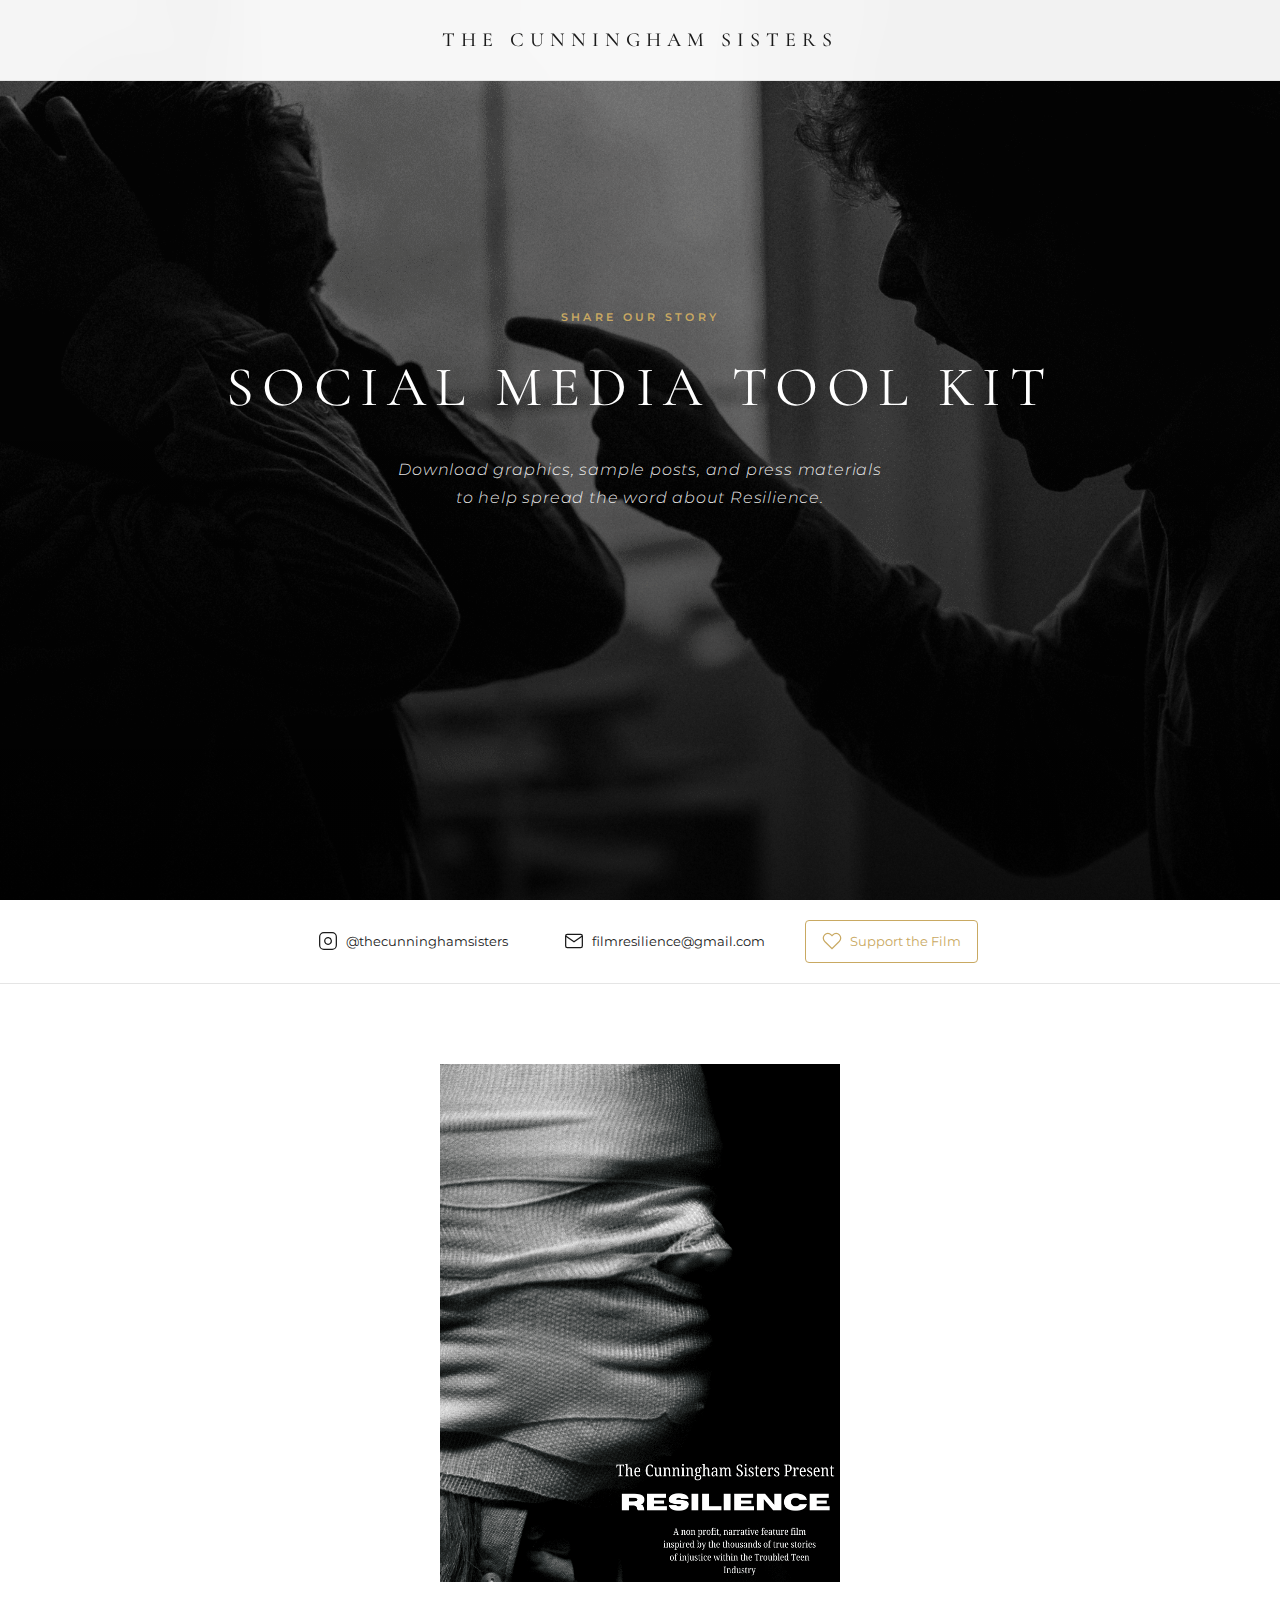
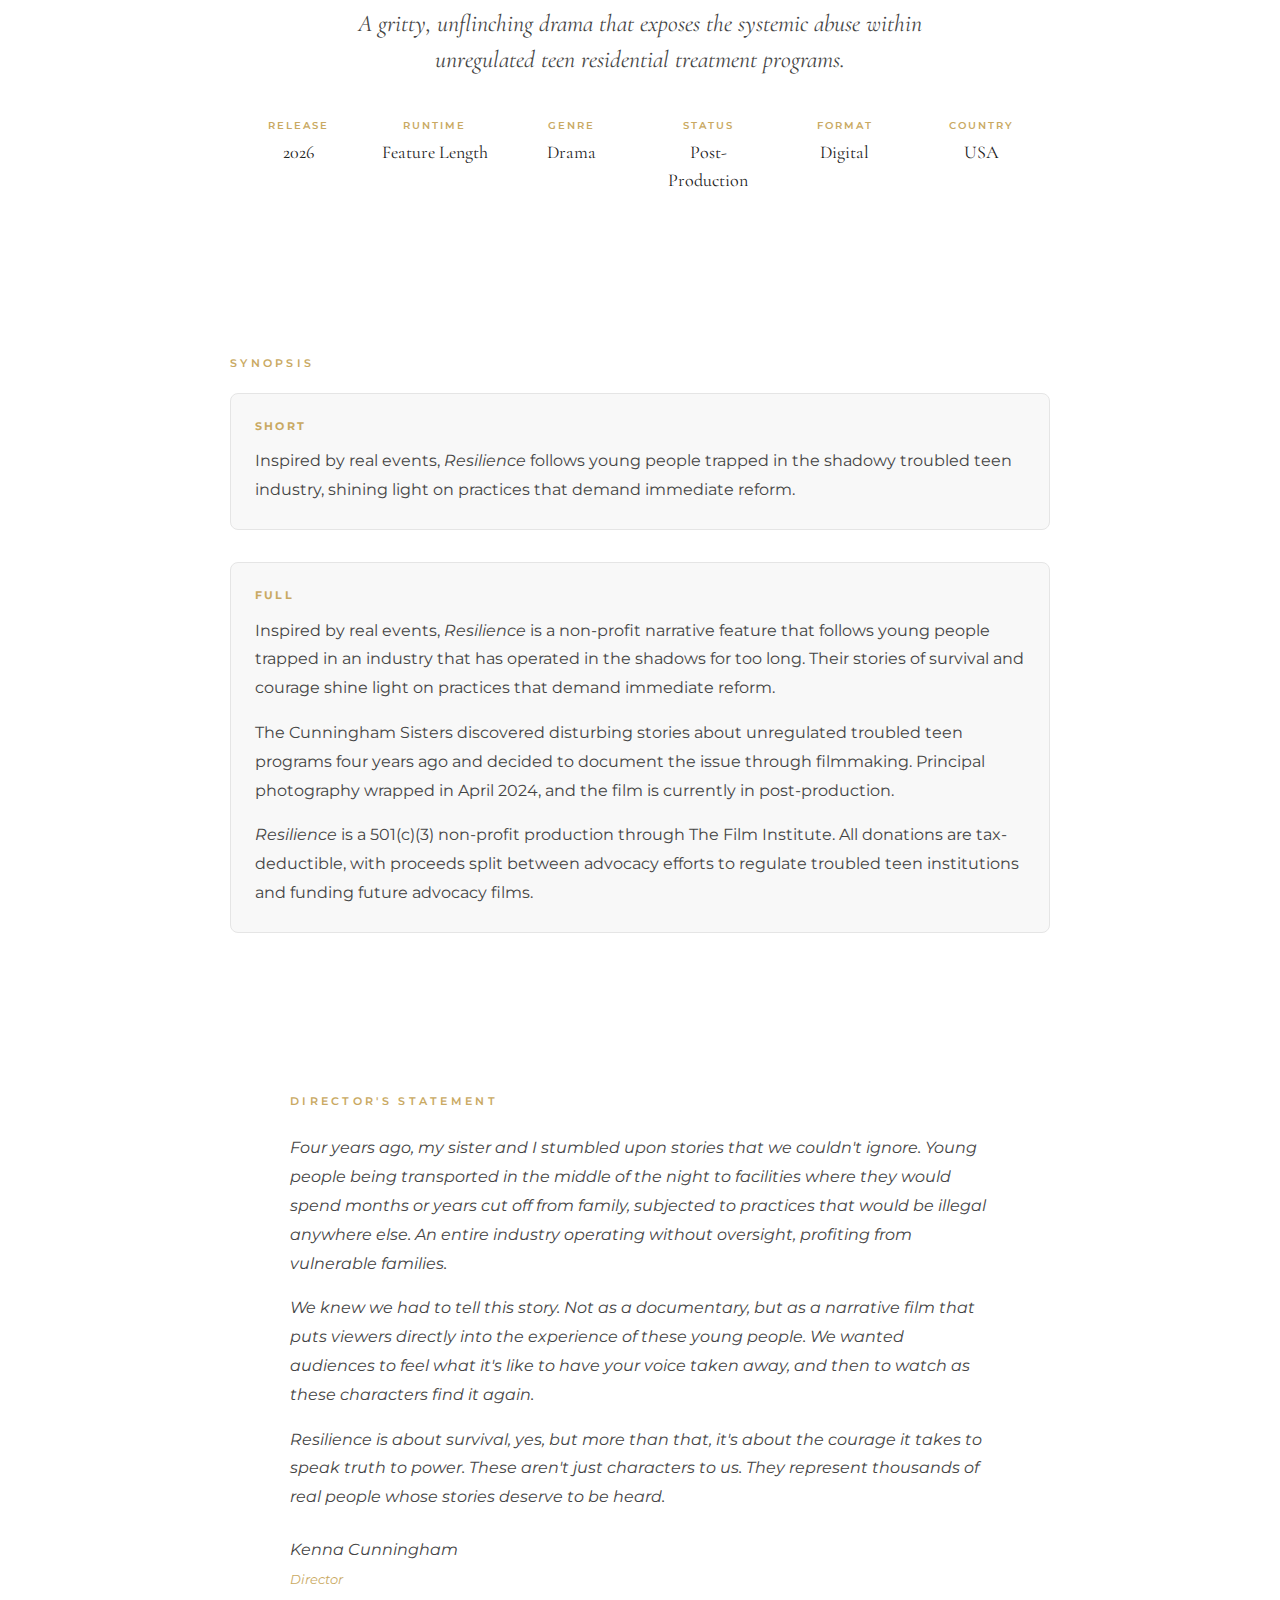
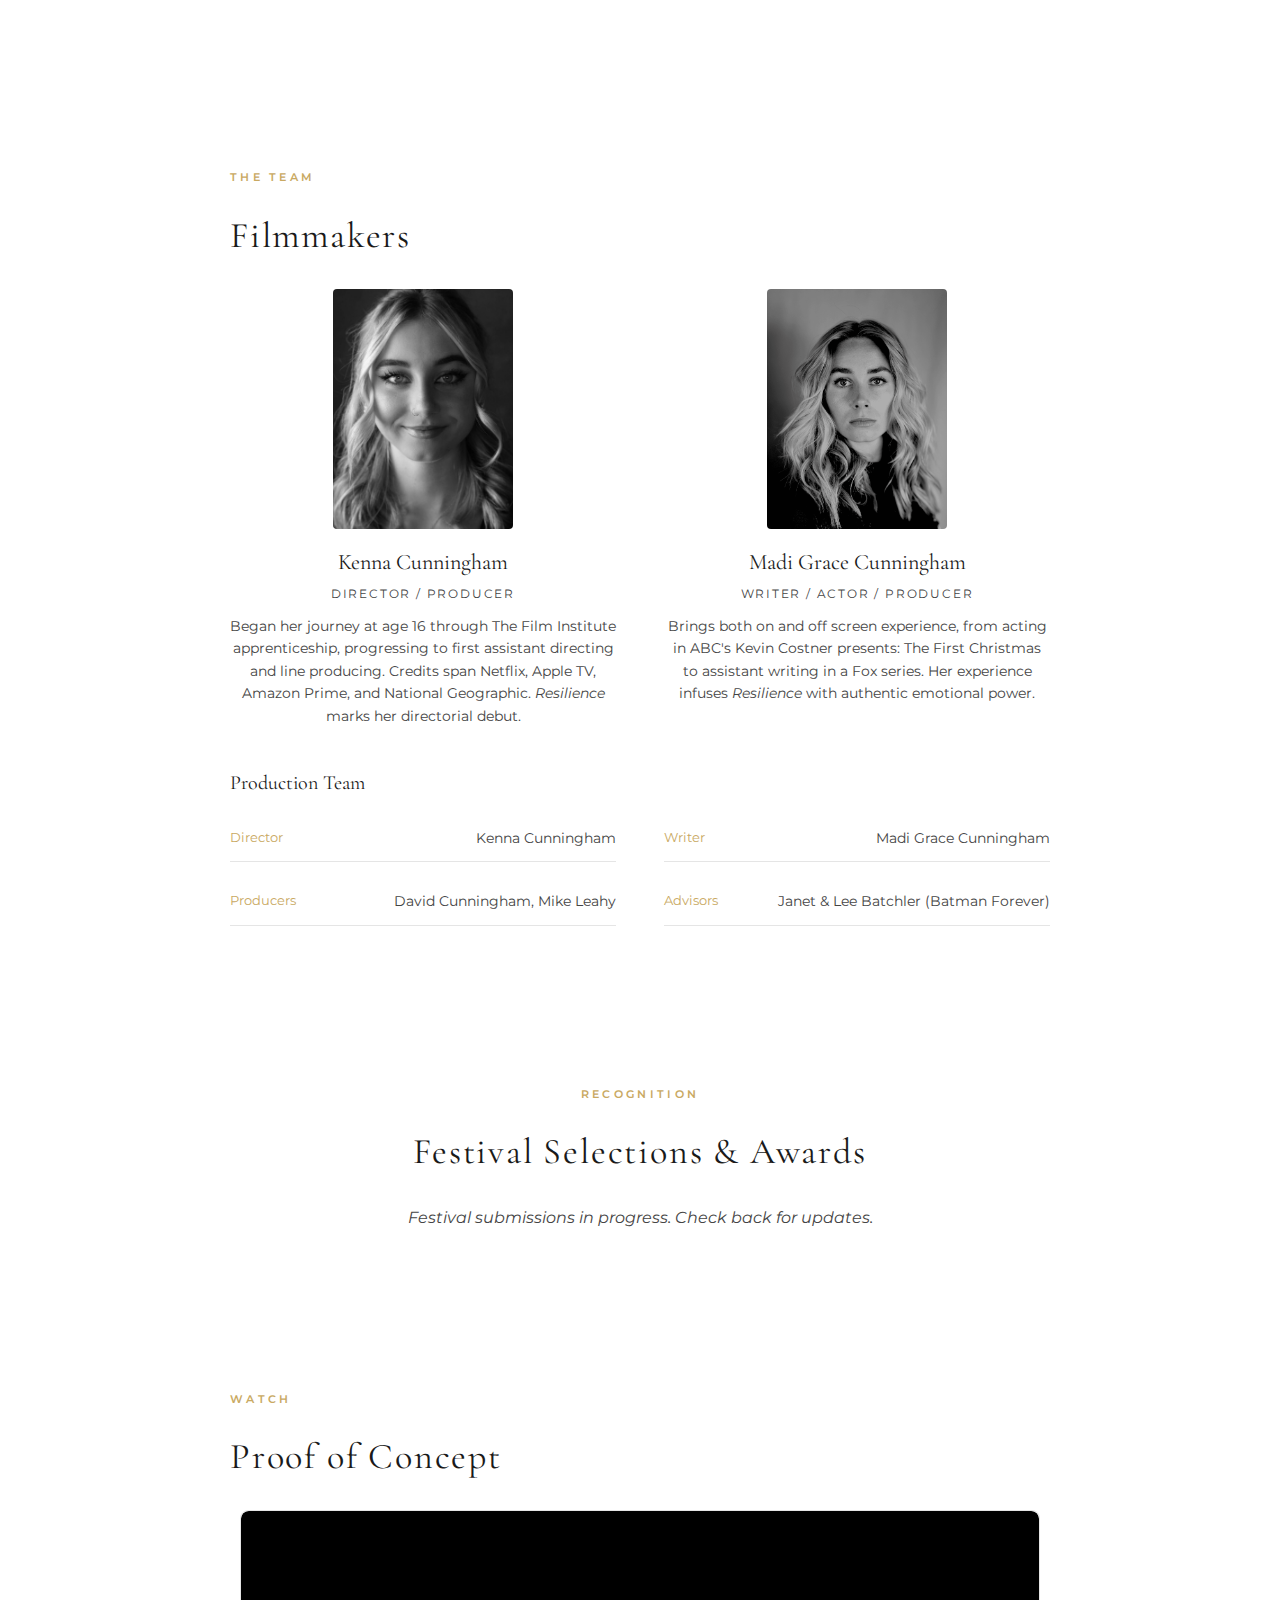
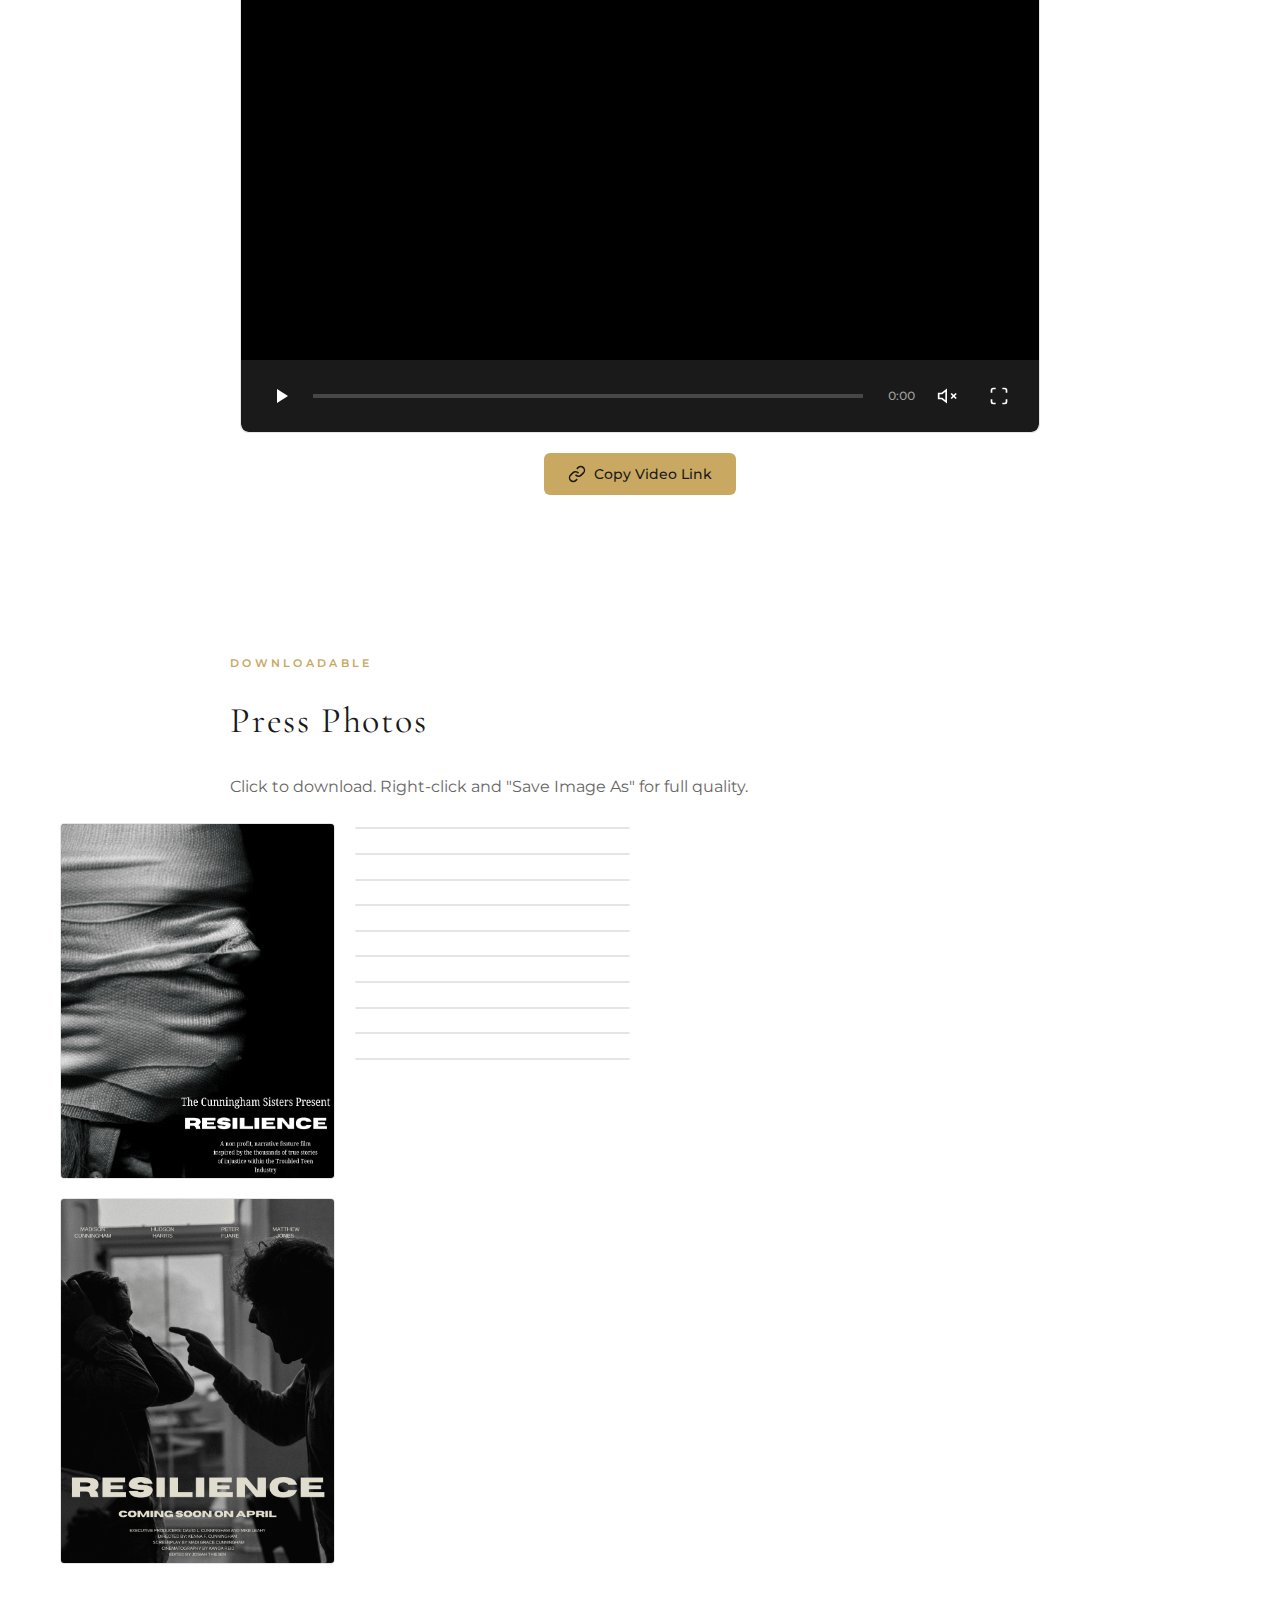
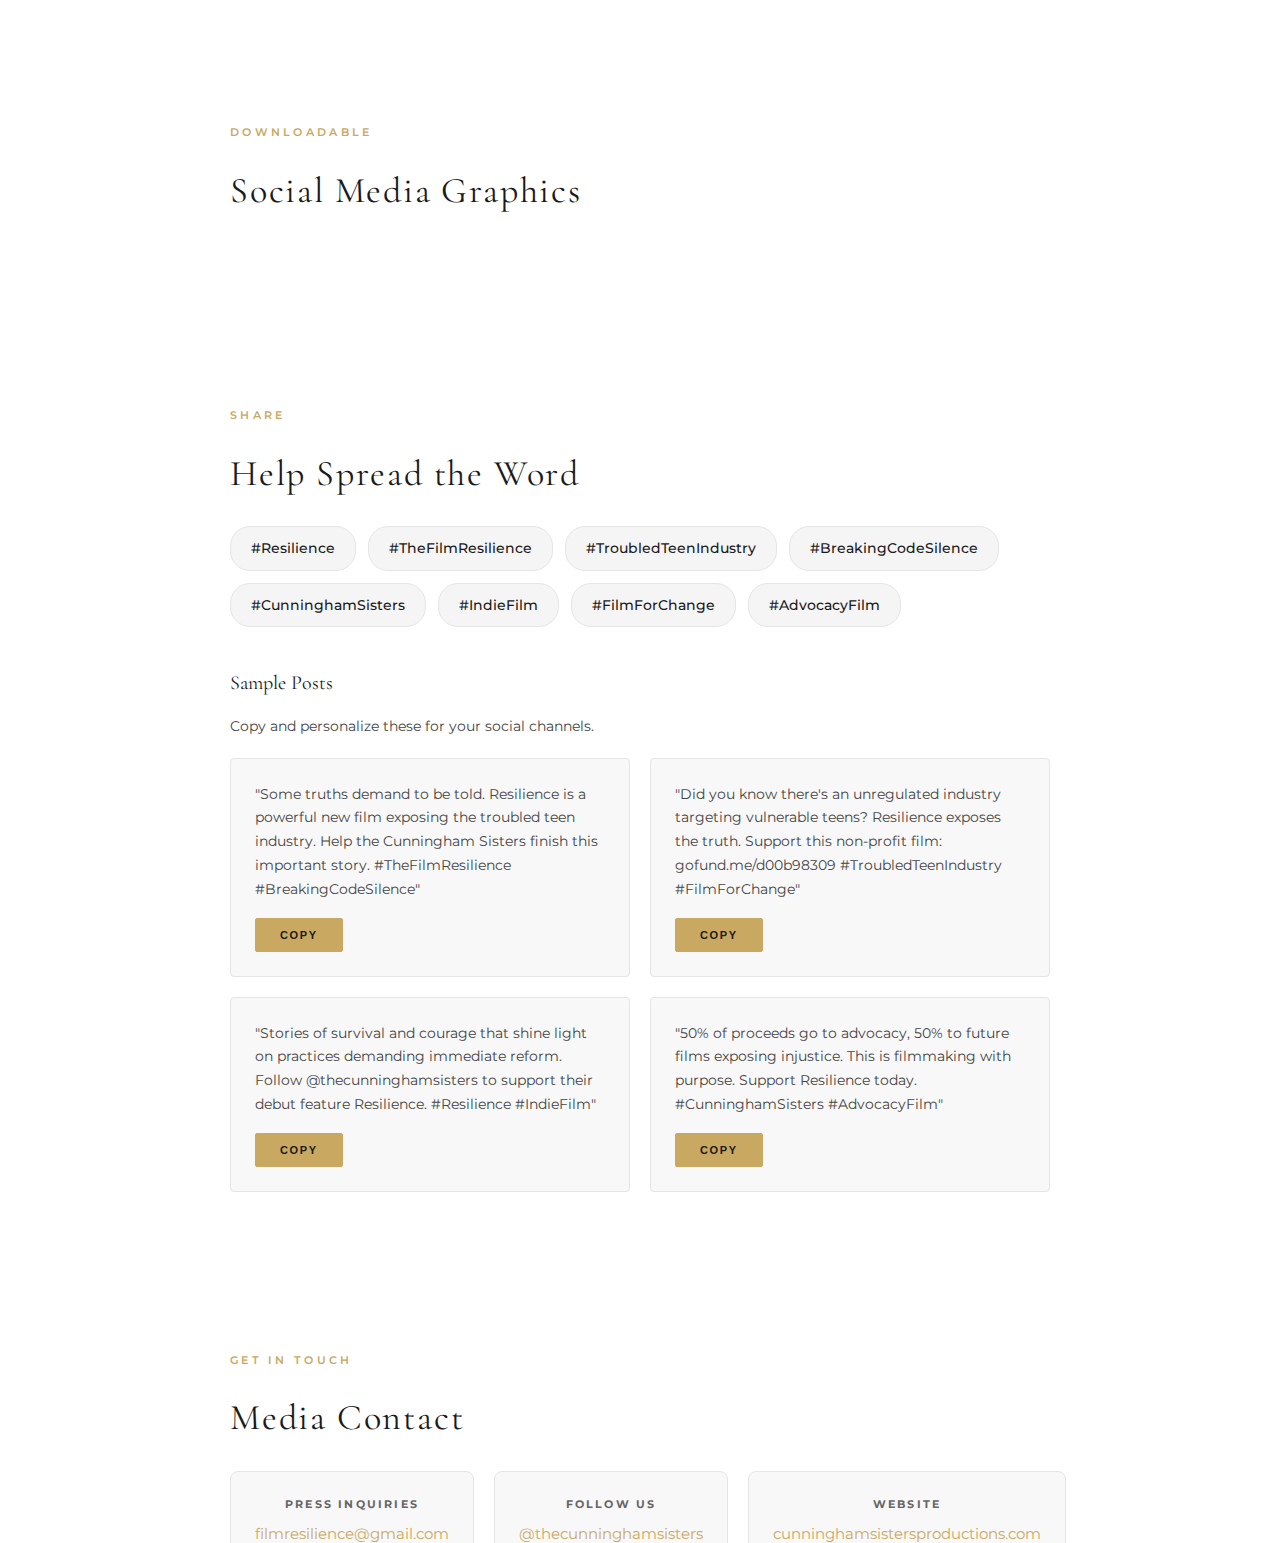
<file: press.html>
<!DOCTYPE html>
<html lang="en">
<head>
    <meta charset="UTF-8">
    <meta http-equiv="refresh" content="0; url=media-kit.html">
    <title>Redirecting...</title>
    <link rel="canonical" href="https://cunninghamsistersproductions.com/media-kit.html">
</head>
<body>
    <p>Redirecting to <a href="media-kit.html">Media Kit</a>...</p>
</body>
</html>
</file>
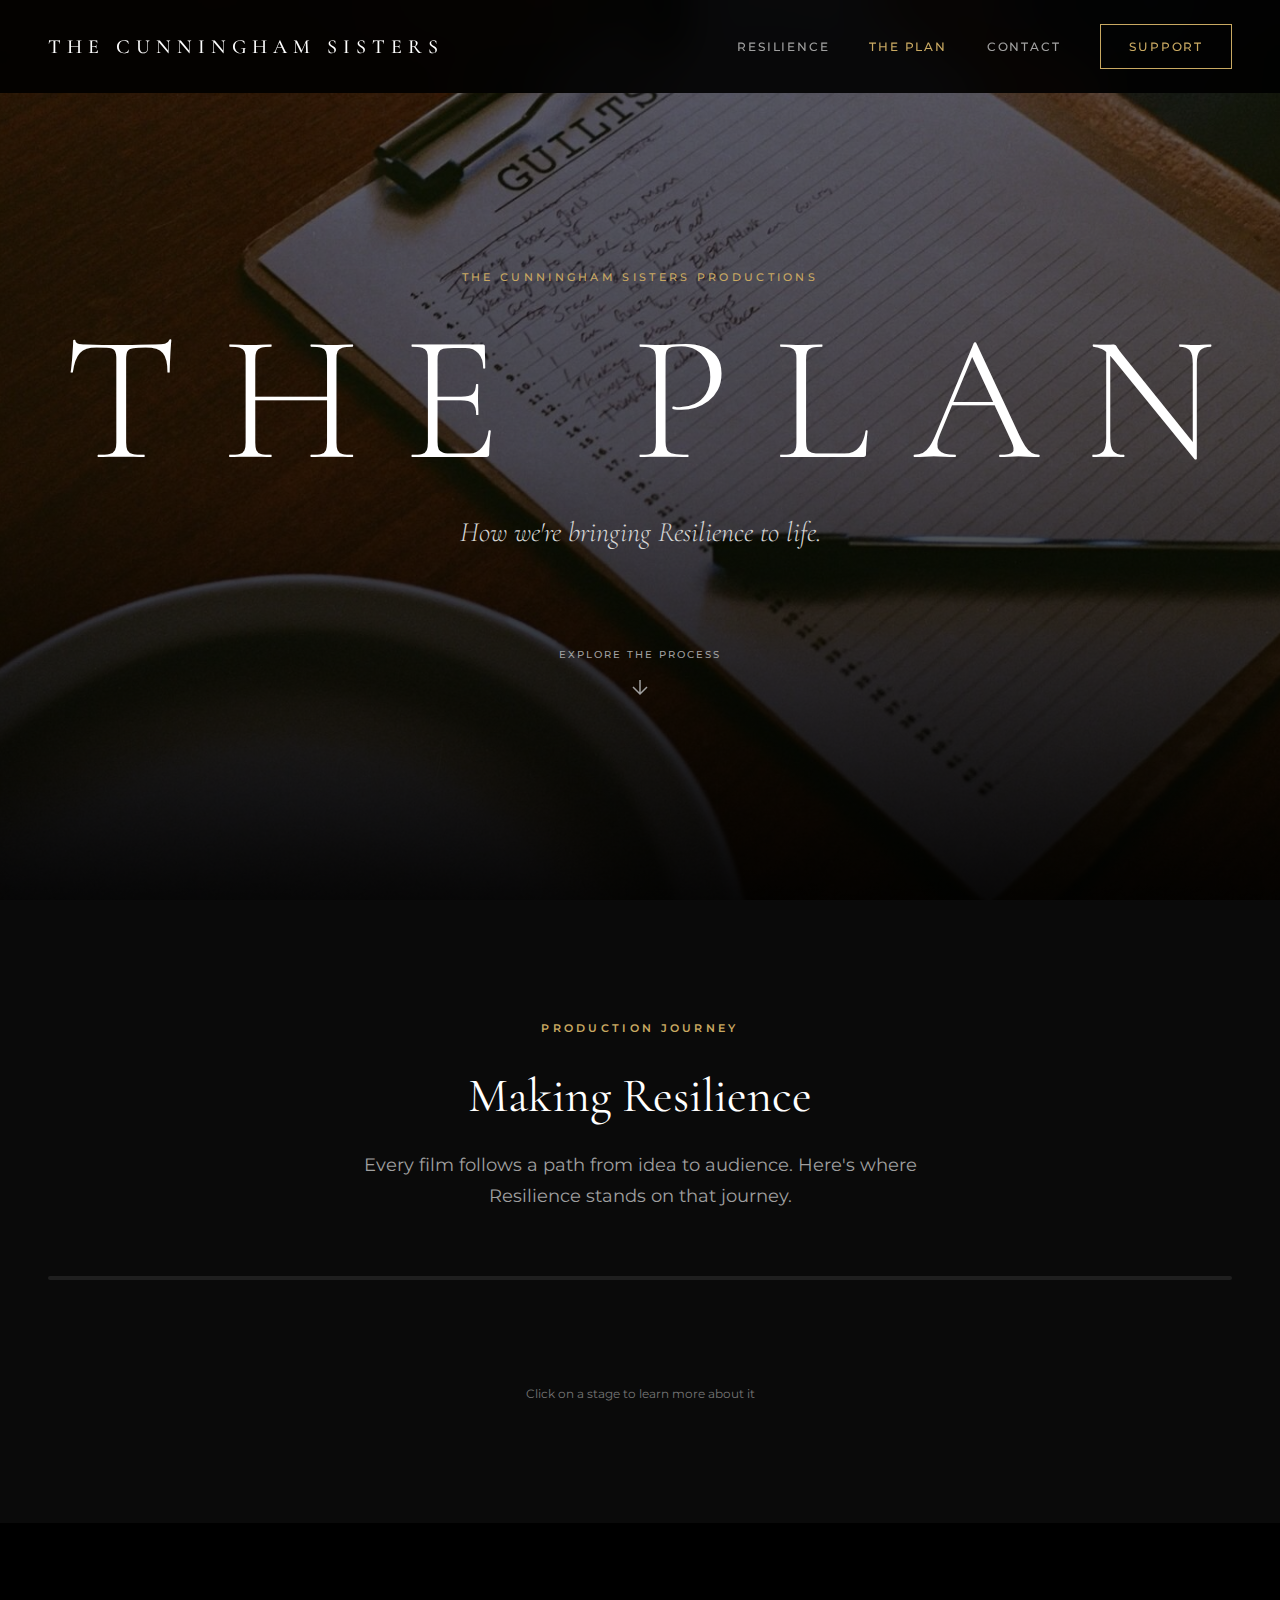
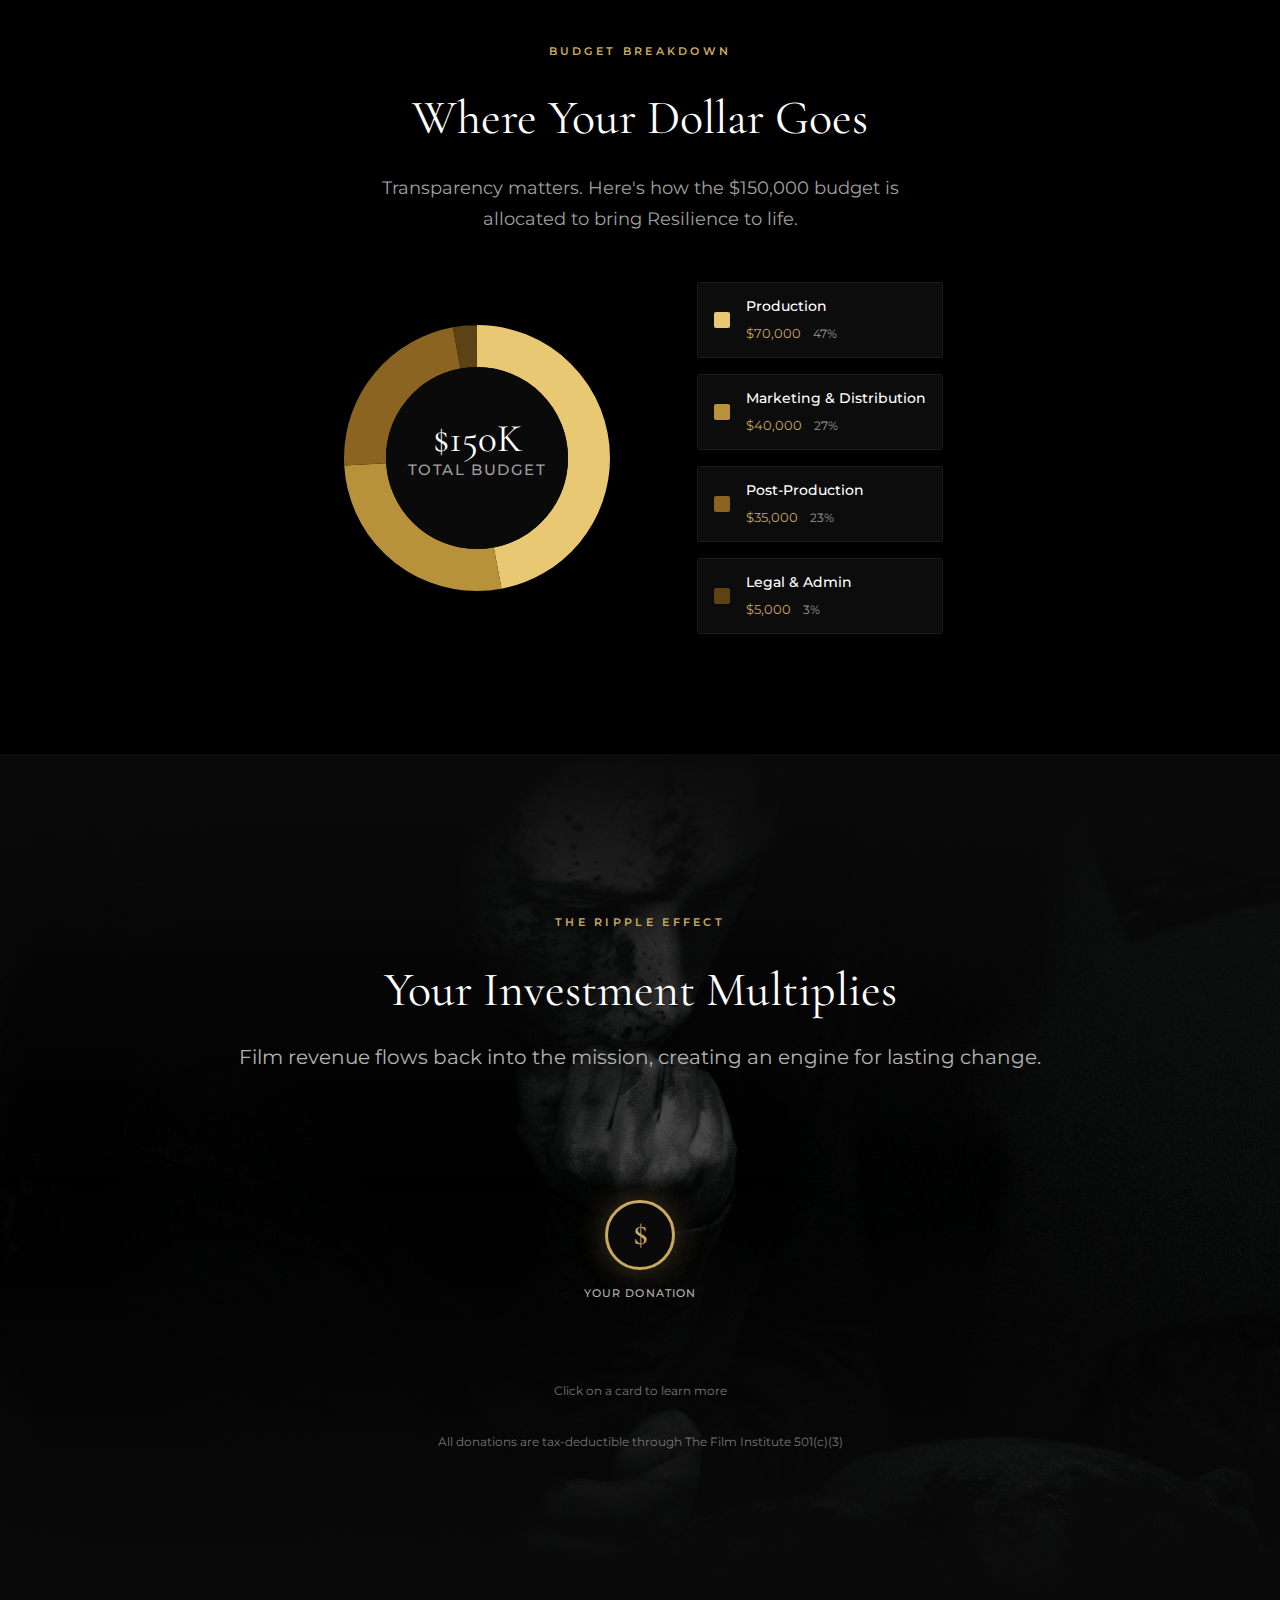
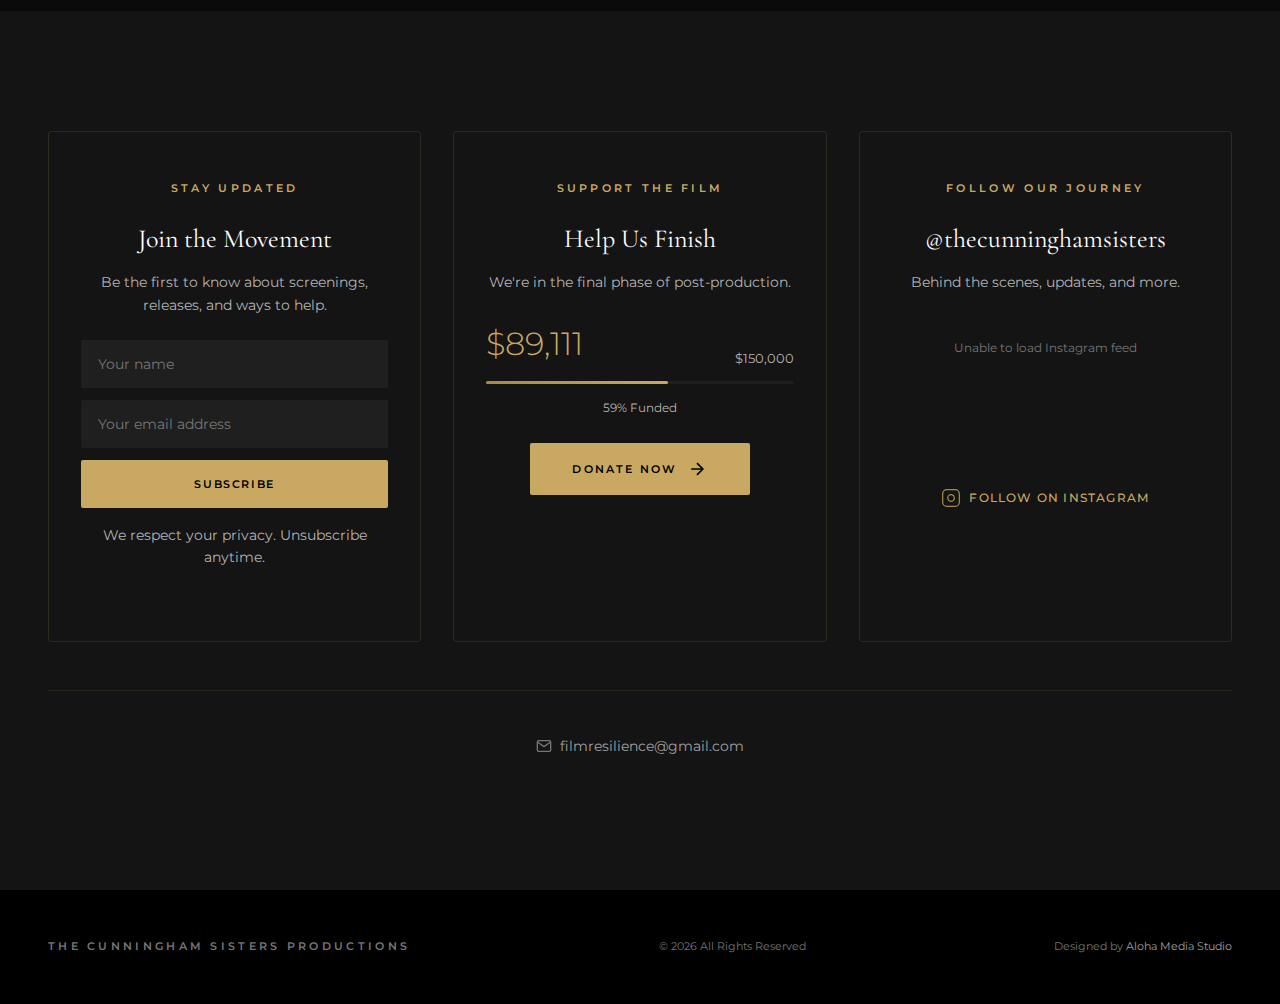
<file: the-plan.html>
<!DOCTYPE html>
<html lang="en">
<head>
    <meta charset="UTF-8">
    <meta name="viewport" content="width=device-width, initial-scale=1.0">
    <title>The Plan | Cunningham Sisters Productions</title>
    <meta name="description" content="Follow the production journey of Resilience - from script to screen. Learn how The Cunningham Sisters are bringing this important story to life.">

    <!-- Favicon -->
    <link rel="icon" href="favicon.svg" type="image/svg+xml">
    <link rel="icon" href="favicon.ico" type="image/x-icon" sizes="any">
    <link rel="apple-touch-icon" href="apple-touch-icon.png">

    <!-- Open Graph -->
    <meta property="og:title" content="The Plan | Cunningham Sisters Productions">
    <meta property="og:description" content="Follow the production journey of Resilience - from script to screen. Learn how The Cunningham Sisters are bringing this important story to life.">
    <meta property="og:image" content="images/hero-main.jpg">
    <meta property="og:image:width" content="1200">
    <meta property="og:image:height" content="630">
    <meta property="og:type" content="website">
    <meta property="og:site_name" content="Cunningham Sisters Productions">
    <meta property="og:locale" content="en_US">

    <!-- Twitter Card -->
    <meta name="twitter:card" content="summary_large_image">
    <meta name="twitter:site" content="@thecunninghamsisters">
    <meta name="twitter:title" content="The Plan | Cunningham Sisters Productions">
    <meta name="twitter:description" content="Follow the production journey of Resilience - from script to screen. Learn how The Cunningham Sisters are bringing this important story to life.">
    <meta name="twitter:image" content="images/hero-main.jpg">

    <link rel="stylesheet" href="styles.css">
    <link rel="preconnect" href="https://fonts.googleapis.com">
    <link rel="preconnect" href="https://fonts.gstatic.com" crossorigin>
    <link href="https://fonts.googleapis.com/css2?family=Cormorant+Garamond:wght@300;400;500;600&family=Montserrat:wght@300;400;500;600;700&display=swap" rel="stylesheet">
    <!-- Custom Instagram Feed -->
    <script src="instagram-feed.js" defer></script>
</head>
<body>
    <a href="#main-content" class="skip-link">Skip to main content</a>

    <!-- Fixed Navigation -->
    <nav class="nav">
        <a href="index.html" class="nav-logo">THE CUNNINGHAM SISTERS</a>
        <button class="menu-toggle" aria-label="Toggle menu" onclick="document.querySelector('.nav-links').classList.toggle('active')">
            <span></span>
            <span></span>
            <span></span>
        </button>
        <div class="nav-links">
            <a href="index.html">Resilience</a>
            <a href="the-plan.html" class="active">The Plan</a>
            <a href="contact.html">Contact</a>
            <a href="https://gofund.me/d00b98309" target="_blank" class="nav-cta">Support</a>
        </div>
    </nav>

    <main id="main-content">
    <!-- Hero -->
    <section class="hero" id="hero">
        <div class="hero-bg">
            <img src="images/production-still-1.jpg" alt="Scene from Resilience film">
        </div>
        <div class="hero-overlay"></div>
        <div class="hero-content">
            <p class="hero-pre">The Cunningham Sisters Productions</p>
            <h1 class="hero-title">THE PLAN</h1>
            <p class="hero-tagline">How we're bringing Resilience to life.</p>
            <a href="#timeline" class="hero-scroll">
                <span>Explore the Process</span>
                <svg width="24" height="24" viewBox="0 0 24 24" fill="none" stroke="currentColor" stroke-width="1.5">
                    <path d="M12 5v14M5 12l7 7 7-7"/>
                </svg>
            </a>
        </div>
    </section>

    <!-- Production Timeline Section -->
    <section class="journey-section" id="timeline">
        <div class="journey-content">
            <span class="overline">Production Journey</span>
            <h2>Making Resilience</h2>
            <p class="journey-intro">Every film follows a path from idea to audience. Here's where Resilience stands on that journey.</p>

            <!-- Desktop Timeline (Horizontal) - Single unified line -->
            <div class="journey-timeline-horizontal">
                <!-- One continuous track -->
                <div class="h-track">
                    <!-- Progress fill (61% = complete stages + 67% of post-production) -->
                    <div class="h-progress"></div>
                </div>

                <!-- Markers at each stage -->
                <div class="h-markers">
                    <div class="h-marker complete" data-stage="creative" style="left: 0%">
                        <div class="h-dot"></div>
                        <div class="h-label">
                            <h4>Creative Development</h4>
                            <span>6 months</span>
                        </div>
                    </div>
                    <div class="h-marker complete" data-stage="funding" style="left: 18%">
                        <div class="h-dot"></div>
                        <div class="h-label">
                            <h4>Funding & Strategy</h4>
                            <span>6 months</span>
                        </div>
                    </div>
                    <div class="h-marker complete" data-stage="production" style="left: 36%">
                        <div class="h-dot"></div>
                        <div class="h-label">
                            <h4>Production</h4>
                            <span>3 months</span>
                        </div>
                    </div>
                    <div class="h-marker active" data-stage="post" style="left: 45%">
                        <div class="h-dot"></div>
                        <div class="h-label">
                            <h4>Post-Production</h4>
                            <span>8 months</span>
                        </div>
                    </div>
                    <div class="h-marker upcoming" data-stage="distribution" style="left: 69%">
                        <div class="h-dot"></div>
                        <div class="h-label">
                            <h4>Distribution</h4>
                            <span>10-12 months</span>
                        </div>
                    </div>
                </div>
            </div>

            <!-- Mobile Timeline (Vertical) -->
            <div class="journey-timeline-vertical">
                <div class="vtimeline-item complete" data-stage="creative">
                    <div class="vtimeline-marker"></div>
                    <div class="vtimeline-content">
                        <h4>Creative Development</h4>
                        <span class="vtimeline-duration">6 months</span>
                        <p>Research, screenplay, casting, creative vision</p>
                    </div>
                </div>
                <div class="vtimeline-item complete" data-stage="funding">
                    <div class="vtimeline-marker"></div>
                    <div class="vtimeline-content">
                        <h4>Funding & Strategy</h4>
                        <span class="vtimeline-duration">6 months</span>
                        <p>Legal structure, partnerships, budgeting</p>
                    </div>
                </div>
                <div class="vtimeline-item complete" data-stage="production">
                    <div class="vtimeline-marker"></div>
                    <div class="vtimeline-content">
                        <h4>Production</h4>
                        <span class="vtimeline-duration">3 months</span>
                        <p>Principal photography wrapped April 2025</p>
                    </div>
                </div>
                <div class="vtimeline-item active" data-stage="post">
                    <div class="vtimeline-marker"></div>
                    <div class="vtimeline-content">
                        <h4>Post-Production</h4>
                        <span class="vtimeline-duration">8 months</span>
                        <p>Picture lock, sound design, VFX, color</p>
                        <div class="vtimeline-substages">
                            <div class="substage complete">
                                <span class="substage-marker"></span>
                                <span>Pencil Edit</span>
                            </div>
                            <div class="substage complete">
                                <span class="substage-marker"></span>
                                <span>Directors/Editors Cut</span>
                            </div>
                            <div class="substage current">
                                <span class="substage-marker"></span>
                                <span>Producers Cut through Delivery</span>
                            </div>
                        </div>
                    </div>
                </div>
                <div class="vtimeline-item upcoming" data-stage="distribution">
                    <div class="vtimeline-marker"></div>
                    <div class="vtimeline-content">
                        <h4>Marketing & Distribution</h4>
                        <span class="vtimeline-duration">10-12 months</span>
                        <p>Festivals, premieres, streaming</p>
                    </div>
                </div>
            </div>
            <p class="timeline-hint">Click on a stage to learn more about it</p>
        </div>
    </section>

    <!-- Stage Modal -->
    <div class="stage-modal">
        <div class="stage-modal-content">
            <button class="stage-modal-close">&times;</button>
            <div class="stage-modal-header">
                <span class="stage-modal-status"></span>
                <h3 class="stage-modal-title"></h3>
                <p class="stage-modal-duration"></p>
            </div>
            <div class="stage-modal-body">
                <div class="stage-modal-what">
                    <h5>What It Is</h5>
                    <p></p>
                </div>
                <div class="stage-modal-activities">
                    <h5>Key Activities</h5>
                    <ul></ul>
                </div>
                <div class="stage-modal-team">
                    <h5>Who's Involved</h5>
                    <p></p>
                </div>
                <div class="stage-modal-deliverables">
                    <h5>Deliverables</h5>
                    <p></p>
                </div>
                <div class="stage-modal-substages"></div>
            </div>
        </div>
    </div>
    <div class="stage-modal-overlay"></div>

    <!-- Budget Section -->
    <section class="budget-section" id="budget">
        <div class="budget-content">
            <span class="overline">Budget Breakdown</span>
            <h2>Where Your Dollar Goes</h2>
            <p class="budget-intro">Transparency matters. Here's how the $150,000 budget is allocated to bring Resilience to life.</p>

            <div class="budget-visualization">
                <div class="budget-chart-wrapper">
                    <svg class="budget-chart" viewBox="0 0 200 200">
                        <!-- Production 47% - circumference at r=80 is 502.655 -->
                        <circle class="budget-segment" data-category="production" data-amount="$70,000" data-percent="47%" cx="100" cy="100" r="80" stroke-dasharray="236.25 266.40" stroke-dashoffset="0" transform="rotate(-90 100 100)"></circle>
                        <!-- Marketing 27% -->
                        <circle class="budget-segment" data-category="marketing" data-amount="$40,000" data-percent="27%" cx="100" cy="100" r="80" stroke-dasharray="135.72 366.93" stroke-dashoffset="-236.25" transform="rotate(-90 100 100)"></circle>
                        <!-- Post-Production 23% -->
                        <circle class="budget-segment" data-category="post-production" data-amount="$35,000" data-percent="23%" cx="100" cy="100" r="80" stroke-dasharray="115.61 387.04" stroke-dashoffset="-371.97" transform="rotate(-90 100 100)"></circle>
                        <!-- Other 3% -->
                        <circle class="budget-segment" data-category="other" data-amount="$5,000" data-percent="3%" cx="100" cy="100" r="80" stroke-dasharray="15.08 487.57" stroke-dashoffset="-487.58" transform="rotate(-90 100 100)"></circle>
                        <!-- Center circle for donut effect - r=65 aligns with inner stroke edge -->
                        <circle cx="100" cy="100" r="65" fill="var(--color-dark)"></circle>
                        <!-- Center text -->
                        <text x="100" y="95" class="budget-center-amount">$150K</text>
                        <text x="100" y="112" class="budget-center-label">Total Budget</text>
                    </svg>
                </div>

                <div class="budget-legend">
                    <div class="legend-item" data-category="production">
                        <span class="legend-color production"></span>
                        <div class="legend-text">
                            <h5>Production</h5>
                            <span class="legend-amount">$70,000</span>
                            <span class="legend-percent">47%</span>
                        </div>
                    </div>
                    <div class="legend-item" data-category="marketing">
                        <span class="legend-color marketing"></span>
                        <div class="legend-text">
                            <h5>Marketing & Distribution</h5>
                            <span class="legend-amount">$40,000</span>
                            <span class="legend-percent">27%</span>
                        </div>
                    </div>
                    <div class="legend-item" data-category="post-production">
                        <span class="legend-color post-production"></span>
                        <div class="legend-text">
                            <h5>Post-Production</h5>
                            <span class="legend-amount">$35,000</span>
                            <span class="legend-percent">23%</span>
                        </div>
                    </div>
                    <div class="legend-item" data-category="other">
                        <span class="legend-color other"></span>
                        <div class="legend-text">
                            <h5>Legal & Admin</h5>
                            <span class="legend-amount">$5,000</span>
                            <span class="legend-percent">3%</span>
                        </div>
                    </div>
                </div>
            </div>
        </div>
    </section>

    <!-- Revenue Model Section -->
    <section class="revenue-section" id="revenue">
        <div class="revenue-bg parallax">
            <img src="images/bts-main.jpg" alt="Film crew on the set of Resilience" loading="lazy">
        </div>
        <div class="revenue-content">
            <span class="overline">The Ripple Effect</span>
            <h2>Your Investment Multiplies</h2>
            <p class="lead">Film revenue flows back into the mission, creating an engine for lasting change.</p>

            <!-- Ripple Animation Infographic -->
            <div class="ripple-container">
                <!-- Left destination card -->
                <div class="ripple-destination left" data-impact="advocacy">
                    <div class="destination-number">50%</div>
                    <h4>Advocacy</h4>
                    <p>Regulating troubled teen programs</p>
                </div>

                <!-- Connecting line left -->
                <div class="ripple-line left"></div>

                <!-- Center ripple origin -->
                <div class="ripple-center">
                    <div class="ripple-ring"></div>
                    <div class="ripple-ring"></div>
                    <div class="ripple-ring"></div>
                    <div class="center-icon">$</div>
                    <span class="center-label">Your Donation</span>
                </div>

                <!-- Connecting line right -->
                <div class="ripple-line right"></div>

                <!-- Right destination card -->
                <div class="ripple-destination right" data-impact="future">
                    <div class="destination-number">50%</div>
                    <h4>Future Films</h4>
                    <p>More stories, more impact</p>
                </div>
            </div>
            <p class="ripple-hint">Click on a card to learn more</p>
            <p class="tax-note">All donations are tax-deductible through The Film Institute 501(c)(3)</p>
        </div>
    </section>

    <!-- Impact Modal -->
    <div class="impact-modal">
        <div class="impact-modal-content">
            <button class="impact-modal-close">&times;</button>
            <div class="impact-modal-header">
                <span class="impact-modal-percent"></span>
                <h3 class="impact-modal-title"></h3>
            </div>
            <div class="impact-modal-body">
                <p class="impact-modal-description"></p>
                <div class="impact-modal-details">
                    <h5>How It Works</h5>
                    <p class="impact-modal-how"></p>
                </div>
                <div class="impact-modal-examples">
                    <h5 class="impact-modal-examples-title"></h5>
                    <ul></ul>
                </div>
            </div>
        </div>
    </div>
    <div class="impact-modal-overlay"></div>

    <!-- CTA Hub - Newsletter, Donate, Instagram -->
    <section class="cta-hub">
        <div class="cta-grid">
            <!-- Newsletter Card -->
            <div class="cta-card cta-newsletter">
                <span class="overline">Stay Updated</span>
                <h3>Join the Movement</h3>
                <p>Be the first to know about screenings, releases, and ways to help.</p>
                <form class="newsletter-form" action="https://gmail.us10.list-manage.com/subscribe/post?u=80c79c96b8d77b860da8562c5&amp;id=317ee313a9&amp;f_id=0037c2e1f0" method="POST" target="_blank" id="mc-embedded-subscribe-form" name="mc-embedded-subscribe-form">
                    <input type="text" name="FULLNAME" placeholder="Your name" required>
                    <input type="email" name="EMAIL" placeholder="Your email address" required>
                    <input type="hidden" name="FNAME" value="">
                    <input type="hidden" name="LNAME" value="">
                    <!-- Honeypot field - prevents bot signups -->
                    <div aria-hidden="true" style="position: absolute; left: -5000px;">
                        <input type="text" name="b_80c79c96b8d77b860da8562c5_317ee313a9" tabindex="-1" value="">
                    </div>
                    <input type="hidden" name="subscribe" value="Subscribe">
                    <button type="submit">Subscribe</button>
                </form>
                <p class="newsletter-privacy">We respect your privacy. Unsubscribe anytime.</p>
            </div>

            <!-- Donate Card -->
            <div class="cta-card cta-donate">
                <span class="overline">Support the Film</span>
                <h3>Help Us Finish</h3>
                <p>We're in the final phase of post-production.</p>
                <div class="funding-progress">
                    <div class="progress-numbers">
                        <span class="current">$89,111</span>
                        <span class="goal">$150,000</span>
                    </div>
                    <div class="progress-bar">
                        <div class="progress-fill"></div>
                    </div>
                    <span class="progress-percent">59% Funded</span>
                </div>
                <a href="https://gofund.me/d00b98309" target="_blank" class="btn-donate">
                    <span>Donate Now</span>
                    <svg width="20" height="20" viewBox="0 0 24 24" fill="none" stroke="currentColor" stroke-width="2">
                        <path d="M5 12h14M12 5l7 7-7 7"/>
                    </svg>
                </a>
            </div>

            <!-- Instagram Card -->
            <div class="cta-card cta-instagram">
                <span class="overline">Follow Our Journey</span>
                <h3>@thecunninghamsisters</h3>
                <p>Behind the scenes, updates, and more.</p>
                <div class="instagram-feed-container"></div>
                <a href="https://www.instagram.com/thecunninghamsisters/" target="_blank" class="instagram-follow-link">
                    <svg width="20" height="20" viewBox="0 0 24 24" fill="none" stroke="currentColor" stroke-width="1.5">
                        <rect x="2" y="2" width="20" height="20" rx="5" ry="5"/>
                        <path d="M16 11.37A4 4 0 1 1 12.63 8 4 4 0 0 1 16 11.37z"/>
                        <line x1="17.5" y1="6.5" x2="17.51" y2="6.5"/>
                    </svg>
                    <span>Follow on Instagram</span>
                </a>
            </div>
        </div>

        <!-- Contact Info -->
        <div class="cta-contact">
            <a href="mailto:filmresilience@gmail.com" class="contact-link">
                <svg width="16" height="16" viewBox="0 0 24 24" fill="none" stroke="currentColor" stroke-width="2">
                    <path d="M4 4h16c1.1 0 2 .9 2 2v12c0 1.1-.9 2-2 2H4c-1.1 0-2-.9-2-2V6c0-1.1.9-2 2-2z"/>
                    <polyline points="22,6 12,13 2,6"/>
                </svg>
                filmresilience@gmail.com
            </a>
        </div>
    </section>

    </main>

    <!-- Footer -->
    <footer class="footer">
        <div class="footer-content">
            <span class="footer-logo">THE CUNNINGHAM SISTERS PRODUCTIONS</span>
            <p class="footer-copyright">&copy; 2026 All Rights Reserved</p>
            <p class="footer-credit">Designed by <a href="https://alohamediastudio.com" target="_blank">Aloha Media Studio</a></p>
        </div>
    </footer>

    <script>
        // Nav background on scroll
        const nav = document.querySelector('.nav');
        window.addEventListener('scroll', () => {
            if (window.scrollY > 100) {
                nav.classList.add('scrolled');
            } else {
                nav.classList.remove('scrolled');
            }
        });

        // Smooth scroll with nav offset
        document.querySelectorAll('a[href^="#"]').forEach(anchor => {
            anchor.addEventListener('click', function(e) {
                e.preventDefault();
                const target = document.querySelector(this.getAttribute('href'));
                if (target) {
                    const navHeight = document.querySelector('.nav').offsetHeight;
                    const targetPosition = target.getBoundingClientRect().top + window.pageYOffset - navHeight;
                    window.scrollTo({
                        top: targetPosition,
                        behavior: 'smooth'
                    });
                }
            });
        });

        // Close mobile menu on link click
        document.querySelectorAll('.nav-links a').forEach(link => {
            link.addEventListener('click', () => {
                document.querySelector('.nav-links').classList.remove('active');
            });
        });

        // Check for reduced motion preference
        const prefersReducedMotion = window.matchMedia('(prefers-reduced-motion: reduce)').matches;

        // Parallax effect for revenue section
        function updateParallax() {
            if (prefersReducedMotion) return; // Skip for users who prefer reduced motion

            document.querySelectorAll('.parallax').forEach(container => {
                const rect = container.getBoundingClientRect();
                const windowHeight = window.innerHeight;
                if (rect.bottom > 0 && rect.top < windowHeight) {
                    const img = container.querySelector('img');
                    if (img) {
                        const scrollProgress = (windowHeight - rect.top) / (windowHeight + rect.height);
                        const offset = (scrollProgress - 0.5) * 60;
                        img.style.transform = `translateY(${offset}px)`;
                    }
                }
            });
        }

        if (!prefersReducedMotion) {
            window.addEventListener('scroll', updateParallax);
            window.addEventListener('resize', updateParallax);
            updateParallax();
        }

        // ============================================
        // Stage Modal Data
        // ============================================
        const stageData = {
            creative: {
                title: 'Creative Development',
                duration: '6 months',
                status: 'Complete',
                what: 'The foundation where ideas become a blueprint. This phase transforms a concept into a production-ready plan.',
                activities: [
                    'In-depth research on troubled teen industry',
                    'Screenplay development and revisions',
                    'Character design and development',
                    'Initial casting and talent outreach',
                    'Pitch deck and presentation materials',
                    'Creative vision documentation'
                ],
                team: 'Writers, director, producers, and research consultants',
                deliverables: 'Final screenplay, casting wish list, creative vision document, and pitch deck'
            },
            funding: {
                title: 'Funding & Strategy',
                duration: '6 months',
                status: 'Complete',
                what: 'Securing resources and building the operational foundation. This phase creates the legal and financial infrastructure needed to make the film.',
                activities: [
                    'Legal structuring and contracts',
                    'Budget development and refinement',
                    'Production scheduling',
                    'Location scouting and permits',
                    'Partnership development',
                    'Fundraising campaigns'
                ],
                team: 'Producers, legal counsel, location scouts, and financial advisors',
                deliverables: 'Legal entity, complete budget, production schedule, and funding commitments'
            },
            production: {
                title: 'Production',
                duration: '3 months',
                status: 'Complete',
                what: 'When cameras roll. This phase captures the performances and visuals that will become the final film.',
                activities: [
                    'Crew recruitment and department heads',
                    'Final casting decisions',
                    'Rehearsals with cast',
                    'Principal photography',
                    'Daily reviews and adjustments'
                ],
                team: 'Full cast and crew, director, cinematographer, and all production departments',
                deliverables: 'Raw footage, dailies, and production wrap (April 2025)'
            },
            post: {
                title: 'Post-Production',
                duration: '8 months',
                status: 'In Progress',
                what: 'Transforming raw footage into the final film. This phase shapes the story through editing, sound, music, and visual effects.',
                activities: [
                    'Assembly and rough cut editing',
                    'Sound design and mixing',
                    'Visual effects and color grading',
                    'Music composition and licensing',
                    'Final delivery preparation'
                ],
                team: 'Editor, director, sound designers, colorist, VFX artists, and composer',
                deliverables: 'Final picture lock, mixed audio, color-graded master, and delivery package',
                substages: [
                    { name: 'Pencil Edit', status: 'complete', description: 'First rough assembly of footage (2 months)' },
                    { name: 'Directors/Editors Cut', status: 'complete', description: 'Refined storytelling and pacing (3 months)' },
                    { name: 'Producers Cut through Delivery', status: 'current', description: 'Final polish, sound, VFX, color (3 months)' }
                ]
            },
            distribution: {
                title: 'Marketing & Distribution',
                duration: '10-12 months',
                status: 'Upcoming',
                what: 'Getting the film to audiences and maximizing impact. This phase ensures the film reaches viewers and drives the advocacy mission.',
                activities: [
                    'Film festival submissions and strategy',
                    'Premiere planning and events',
                    'Social media campaigns',
                    'Distribution deal negotiations',
                    'Advocacy partnership integration',
                    'Press and publicity'
                ],
                team: 'Publicists, distributors, festival coordinators, and advocacy organizations',
                deliverables: 'Festival premieres, theatrical/digital distribution deals, and advocacy campaign integration'
            }
        };

        // ============================================
        // Stage Modal Functionality
        // ============================================
        const stageModal = document.querySelector('.stage-modal');
        const stageOverlay = document.querySelector('.stage-modal-overlay');
        const allStages = document.querySelectorAll('[data-stage]');

        function openStageModal(stageKey) {
            const data = stageData[stageKey];
            if (!data) return;

            // Populate modal
            stageModal.querySelector('.stage-modal-status').textContent = data.status;
            stageModal.querySelector('.stage-modal-status').className = 'stage-modal-status ' + data.status.toLowerCase().replace(' ', '-');
            stageModal.querySelector('.stage-modal-title').textContent = data.title;
            stageModal.querySelector('.stage-modal-duration').textContent = data.duration;
            stageModal.querySelector('.stage-modal-what p').textContent = data.what;

            // Activities list
            const activitiesList = stageModal.querySelector('.stage-modal-activities ul');
            activitiesList.innerHTML = data.activities.map(a => `<li>${a}</li>`).join('');

            stageModal.querySelector('.stage-modal-team p').textContent = data.team;
            stageModal.querySelector('.stage-modal-deliverables p').textContent = data.deliverables;

            // Substages (for post-production)
            const substagesContainer = stageModal.querySelector('.stage-modal-substages');
            if (data.substages) {
                substagesContainer.innerHTML = `
                    <h5>Current Progress</h5>
                    <div class="modal-substages">
                        ${data.substages.map(s => `
                            <div class="modal-substage ${s.status}">
                                <span class="modal-substage-marker"></span>
                                <div class="modal-substage-text">
                                    <strong>${s.name}</strong>
                                    <span>${s.description}</span>
                                </div>
                            </div>
                        `).join('')}
                    </div>
                `;
                substagesContainer.style.display = 'block';
            } else {
                substagesContainer.style.display = 'none';
            }

            // Show modal
            stageModal.classList.add('active');
            stageOverlay.classList.add('active');
            document.body.style.overflow = 'hidden';
        }

        function closeStageModal() {
            stageModal.classList.remove('active');
            stageOverlay.classList.remove('active');
            document.body.style.overflow = '';
        }

        // Click handlers for stages
        allStages.forEach(stage => {
            stage.addEventListener('click', () => {
                openStageModal(stage.dataset.stage);
            });
        });

        // Close modal handlers
        stageModal.querySelector('.stage-modal-close').addEventListener('click', closeStageModal);
        stageOverlay.addEventListener('click', closeStageModal);
        stageModal.addEventListener('click', (e) => {
            if (e.target === stageModal) closeStageModal();
        });
        window.addEventListener('keydown', (e) => {
            if (e.key === 'Escape' && stageModal.classList.contains('active')) {
                closeStageModal();
            }
        });

        // ============================================
        // Impact Modal Functionality (Advocacy & Future Films)
        // ============================================
        const impactData = {
            advocacy: {
                percent: '50%',
                title: 'Advocacy',
                description: 'Half of all film revenue goes directly toward regulating the troubled teen industry. This isn\'t just charity—it\'s strategic investment in systemic change that protects vulnerable youth.',
                how: 'Once Resilience generates revenue through distribution, streaming deals, and screenings, 50% flows into advocacy work. We partner with established organizations already fighting for reform, amplifying their impact with dedicated funding.',
                examplesTitle: 'Where the Money Goes',
                examples: [
                    'Supporting legislative efforts to regulate residential treatment programs',
                    'Funding survivor-led organizations and advocacy groups',
                    'Creating educational campaigns for parents and policymakers',
                    'Legal support for survivors seeking accountability',
                    'Research initiatives documenting industry practices'
                ]
            },
            future: {
                percent: '50%',
                title: 'Future Films',
                description: 'The other half of revenue funds more advocacy films. Resilience is just the beginning—a proof of concept for a new model of filmmaking where entertainment drives real-world change.',
                how: 'Revenue from Resilience seeds the next project. Each film tackles a different social issue, using the same nonprofit model. Success compounds: more films mean more revenue, which means more advocacy funding and more films.',
                examplesTitle: 'The Vision Ahead',
                examples: [
                    'Developing a slate of advocacy-focused narrative features',
                    'Stories covering foster care, juvenile justice, and youth mental health',
                    'Building a sustainable production model for impact filmmaking',
                    'Creating opportunities for emerging filmmakers in advocacy storytelling',
                    'Expanding the Cunningham Sisters Productions mission'
                ]
            }
        };

        const impactModal = document.querySelector('.impact-modal');
        const impactOverlay = document.querySelector('.impact-modal-overlay');
        const impactCards = document.querySelectorAll('[data-impact]');

        function openImpactModal(impactKey) {
            const data = impactData[impactKey];
            if (!data) return;

            // Populate modal
            impactModal.querySelector('.impact-modal-percent').textContent = data.percent;
            impactModal.querySelector('.impact-modal-title').textContent = data.title;
            impactModal.querySelector('.impact-modal-description').textContent = data.description;
            impactModal.querySelector('.impact-modal-how').textContent = data.how;
            impactModal.querySelector('.impact-modal-examples-title').textContent = data.examplesTitle;

            // Examples list
            const examplesList = impactModal.querySelector('.impact-modal-examples ul');
            examplesList.innerHTML = data.examples.map(e => `<li>${e}</li>`).join('');

            // Show modal
            impactModal.classList.add('active');
            impactOverlay.classList.add('active');
            document.body.style.overflow = 'hidden';
        }

        function closeImpactModal() {
            impactModal.classList.remove('active');
            impactOverlay.classList.remove('active');
            document.body.style.overflow = '';
        }

        // Click handlers for impact cards
        impactCards.forEach(card => {
            card.addEventListener('click', () => {
                openImpactModal(card.dataset.impact);
            });
        });

        // Close modal handlers
        impactModal.querySelector('.impact-modal-close').addEventListener('click', closeImpactModal);
        impactOverlay.addEventListener('click', closeImpactModal);
        impactModal.addEventListener('click', (e) => {
            if (e.target === impactModal) closeImpactModal();
        });
        window.addEventListener('keydown', (e) => {
            if (e.key === 'Escape' && impactModal.classList.contains('active')) {
                closeImpactModal();
            }
        });

        // ============================================
        // Budget Chart Interactivity
        // ============================================
        const budgetSegments = document.querySelectorAll('.budget-segment');
        const legendItems = document.querySelectorAll('.legend-item');
        const centerAmount = document.querySelector('.budget-center-amount');
        const centerLabel = document.querySelector('.budget-center-label');

        function highlightCategory(category) {
            // Highlight segment
            budgetSegments.forEach(seg => {
                if (seg.dataset.category === category) {
                    seg.classList.add('highlighted');
                } else {
                    seg.classList.add('dimmed');
                }
            });
            // Highlight legend
            legendItems.forEach(item => {
                if (item.dataset.category === category) {
                    item.classList.add('highlighted');
                } else {
                    item.classList.add('dimmed');
                }
            });
            // Update center text
            const segment = document.querySelector(`.budget-segment[data-category="${category}"]`);
            if (segment) {
                centerAmount.textContent = segment.dataset.amount;
                centerLabel.textContent = segment.dataset.percent;
            }
        }

        function resetHighlight() {
            budgetSegments.forEach(seg => {
                seg.classList.remove('highlighted', 'dimmed');
            });
            legendItems.forEach(item => {
                item.classList.remove('highlighted', 'dimmed');
            });
            centerAmount.textContent = '$150K';
            centerLabel.textContent = 'Total Budget';
        }

        // Segment hover
        budgetSegments.forEach(seg => {
            seg.addEventListener('mouseenter', () => highlightCategory(seg.dataset.category));
            seg.addEventListener('mouseleave', resetHighlight);
        });

        // Legend hover
        legendItems.forEach(item => {
            item.addEventListener('mouseenter', () => highlightCategory(item.dataset.category));
            item.addEventListener('mouseleave', resetHighlight);
        });

        // ============================================
        // Timeline Animation on Scroll
        // ============================================
        const journeySection = document.querySelector('.journey-section');
        const timelineProgressLine = document.querySelector('.timeline-progress-line');
        let hasAnimated = false;

        function animateTimeline() {
            if (hasAnimated) return;

            const rect = journeySection.getBoundingClientRect();
            const windowHeight = window.innerHeight;

            if (rect.top < windowHeight * 0.7) {
                hasAnimated = true;
                journeySection.classList.add('animate');
            }
        }

        window.addEventListener('scroll', animateTimeline);
        animateTimeline(); // Check on load

        // ============================================
        // Revenue Section Animation
        // ============================================
        const revenueSection = document.querySelector('.revenue-section');
        let revenueAnimated = false;

        function animateRevenue() {
            if (revenueAnimated || !revenueSection) return;

            const rect = revenueSection.getBoundingClientRect();
            const windowHeight = window.innerHeight;

            if (rect.top < windowHeight * 0.7) {
                revenueAnimated = true;
                revenueSection.classList.add('animate');
            }
        }

        window.addEventListener('scroll', animateRevenue);
        animateRevenue(); // Check on load

        // Newsletter form - split name into FNAME/LNAME before submit
        const newsletterForm = document.querySelector('.newsletter-form');
        if (newsletterForm) {
            newsletterForm.addEventListener('submit', function(e) {
                const fullNameInput = this.querySelector('input[name="FULLNAME"]');
                const fnameInput = this.querySelector('input[name="FNAME"]');
                const lnameInput = this.querySelector('input[name="LNAME"]');

                if (fullNameInput && fnameInput && lnameInput) {
                    const fullName = fullNameInput.value.trim();
                    const nameParts = fullName.split(' ');
                    fnameInput.value = nameParts[0] || '';
                    lnameInput.value = nameParts.slice(1).join(' ') || '';
                }
            });
        }
    </script>
</body>
</html>
</file>
<file: styles.css>
@keyframes bounce{0%,20%,50%,80%,to{transform:translateY(0)}40%{transform:translateY(8px)}60%{transform:translateY(4px)}}@keyframes pulse-hint{0%,to{transform:translateX(-50%) scale(1);opacity:1}50%{transform:translateX(-50%) scale(1.05);opacity:.8}}@keyframes marker-pulse{0%,to{transform:translate(-50%,-50%) scale(1);opacity:.4}50%{transform:translate(-50%,-50%) scale(1.8);opacity:0}}@keyframes progress-shimmer{0%{transform:translateX(-100%)}to{transform:translateX(100%)}}@keyframes instagramPulse{0%,80%,to{transform:scale(.6);opacity:.5}40%{transform:scale(1);opacity:1}}@keyframes unified-shimmer{0%{background-position:200%0}to{background-position:-200%0}}@keyframes dot-pop{0%{transform:scale(0);opacity:0}70%{transform:scale(1.2);opacity:1}to{transform:scale(1);opacity:1}}@keyframes dot-pop-gold{0%{transform:scale(0);opacity:0;background:var(--color-dark);border-color:var(--color-gray-600)}70%{transform:scale(1.2);opacity:1}to{transform:scale(1);opacity:1;background:var(--color-gold);border-color:var(--color-gold)}}@keyframes dot-pop-active{0%{transform:scale(0);opacity:0}70%{transform:scale(1.2);opacity:1}to{transform:scale(1);opacity:1;border-color:var(--color-gold);background:var(--color-dark)}}@keyframes label-fade{0%{opacity:0;transform:translateX(-50%) translateY(5px)}to{opacity:1;transform:translateX(-50%) translateY(0)}}@keyframes pulse-status{0%,to{opacity:1}50%{opacity:.7}}@keyframes ripple-expand{0%{transform:translate(-50%,-50%) scale(.5);opacity:.8}to{transform:translate(-50%,-50%) scale(2.5);opacity:0}}*,::after,::before{margin:0;padding:0;box-sizing:border-box}:root{--color-black:#000000;--color-dark:#0a0a0a;--color-gray-950:#0f0f0f;--color-gray-900:#141414;--color-gray-800:#1f1f1f;--color-gray-700:#333333;--color-gray-600:#767676;--color-gray-500:#999999;--color-gray-400:#a0a0a0;--color-gray-300:#b3b3b3;--color-gray-200:#d4d4d4;--color-white:#ffffff;--color-gold:#c9a962;--color-gold-dark:#a68a4a;--font-display:'Cormorant Garamond', Georgia, serif;--font-body:'Montserrat', -apple-system, BlinkMacSystemFont, sans-serif}html{scroll-behavior:smooth}body{font-family:var(--font-body);font-size:16px;line-height:1.6;color:var(--color-white);background:var(--color-black);-webkit-font-smoothing:antialiased;overflow-x:hidden}a{color:inherit;text-decoration:none}a:focus-visible,button:focus-visible,input:focus-visible,select:focus-visible,textarea:focus-visible{outline:2px solid var(--color-gold);outline-offset:2px}.skip-link{position:absolute;left:-10000px;top:auto;width:1px;height:1px;overflow:hidden;z-index:10001}.skip-link:focus{position:fixed;top:10px;left:10px;width:auto;height:auto;padding:16px 24px;background:var(--color-gold);color:var(--color-black);font-weight:600;text-decoration:none;border-radius:4px}.visually-hidden{position:absolute;width:1px;height:1px;padding:0;margin:-1px;overflow:hidden;clip:rect(0,0,0,0);white-space:nowrap;border:0}img{max-width:100%;height:auto;display:block}.overline{display:block;font-size:10px;font-weight:600;letter-spacing:.3em;text-transform:uppercase;color:var(--color-gold);margin-bottom:16px}.nav,.nav-links a{display:flex;align-items:center}.nav{position:fixed;top:0;left:0;right:0;z-index:1000;justify-content:space-between;padding:16px 20px;background:rgba(0,0,0,.9);backdrop-filter:blur(20px)}.nav.scrolled{padding:12px 20px}.nav-logo{font-family:var(--font-display);font-size:16px;font-weight:500;letter-spacing:.2em}.menu-toggle{display:flex;flex-direction:column;justify-content:center;gap:5px;width:44px;height:44px;padding:10px;background:0 0;border:0;cursor:pointer}.menu-toggle span{display:block;width:24px;height:2px;background:var(--color-white);transition:transform .3s,opacity .3s}.nav-links{display:none;position:absolute;top:100%;left:0;right:0;background:var(--color-black);border-bottom:1px solid var(--color-gray-800);padding:20px;flex-direction:column}.nav-links.active{display:flex}.nav-links a{font-size:14px;font-weight:500;letter-spacing:.15em;text-transform:uppercase;color:var(--color-gray-400);padding:16px 0;border-bottom:1px solid var(--color-gray-900);min-height:48px}.nav-links a:last-child{border-bottom:none}.nav-links .nav-cta{color:var(--color-gold)!important;padding:14px 24px!important;border:1px solid var(--color-gold)!important;margin-top:16px;justify-content:center;text-align:center}.hero{position:relative;height:100vh;min-height:600px;display:flex;align-items:center;justify-content:center;overflow:hidden}.hero-bg{position:absolute;inset:0;z-index:0}.hero-bg img{width:100%;height:100%;object-fit:cover;transform:scale(1.1)}.hero-overlay,.story-bg::before{position:absolute;inset:0;z-index:1}.hero-overlay{background:linear-gradient(to bottom,rgba(0,0,0,.5)0,rgba(0,0,0,.6) 50%,rgba(0,0,0,.95) 100%)}.hero-content{position:relative;z-index:2;text-align:center;padding:0 20px}.hero-pre{font-size:11px;font-weight:500;letter-spacing:.3em;text-transform:uppercase;color:var(--color-gold);margin-bottom:24px}.hero-title{font-family:var(--font-display);font-size:56px;font-weight:300;letter-spacing:.15em;margin-right:-.15em;line-height:1;margin-bottom:20px}.hero-tagline,.story-text .lead{font-weight:300;color:var(--color-gray-200)}.hero-tagline,.interstitial blockquote{font-family:var(--font-display);font-style:italic}.hero-tagline{font-size:18px;margin-bottom:60px}.hero-scroll{display:inline-flex;flex-direction:column;align-items:center;gap:12px;color:var(--color-gray-400);padding:12px;min-height:48px}.hero-scroll span,.interstitial cite{font-size:10px;font-weight:500;letter-spacing:.2em;text-transform:uppercase}.hero-scroll svg{animation:bounce 2s infinite}.interstitial{padding:80px 20px;text-align:center;background:var(--color-dark)}.interstitial blockquote{font-size:22px;font-weight:300;line-height:1.6;max-width:900px;margin:0 auto 24px}.interstitial cite{font-size:12px;color:var(--color-gold);font-style:normal}.story{position:relative;min-height:auto;display:flex;flex-direction:column}.story-bg,.story-content{position:relative;width:100%}.story-bg{height:50vh;min-height:300px;overflow:hidden}.story-bg img{opacity:.7}.story-bg::before{content:"";background:linear-gradient(to bottom,transparent 0%,var(--color-black) 100%)}.story-content{z-index:2;padding:48px 20px 80px}.story-text{max-width:100%}.story-text h2{line-height:1.2;margin-bottom:24px}.story-text .lead{font-size:17px;line-height:1.7;margin-bottom:20px}.spotlight-content p,.story-text p{font-size:15px;color:var(--color-gray-400);line-height:1.8;margin-bottom:32px}.story-meta{display:grid;grid-template-columns:1fr 1fr;gap:24px;padding-top:32px;border-top:1px solid var(--color-gray-800)}.meta-item{display:flex;flex-direction:column;gap:6px}.meta-label{font-size:9px;font-weight:600;letter-spacing:.2em;text-transform:uppercase;color:var(--color-gray-600)}.meta-value{font-size:14px;color:var(--color-white)}.image-break{padding:0;background:var(--color-black)}.image-grid{display:grid;grid-template-columns:1fr}.image-item{aspect-ratio:4/3;overflow:hidden}.image-item img,.spotlight-image img,.story-bg img{width:100%;height:100%;object-fit:cover}.team{padding:80px 20px;background:var(--color-dark)}.team-header{text-align:center;margin-bottom:60px}.spotlight-content h3,.story-text h2,.team-header h2,.video-content h2{font-family:var(--font-display);font-size:32px;font-weight:400}.team-spotlight{display:flex;flex-direction:column;gap:48px;max-width:1200px;margin:0 auto 60px}.team-spotlight.reverse{direction:ltr}.spotlight-image{aspect-ratio:4/5;overflow:hidden;max-width:320px;margin:0 auto}.spotlight-content{text-align:center}.spotlight-content h3,.video-content h2{font-size:28px;margin-bottom:8px}.spotlight-content .role{display:block;font-size:11px;font-weight:500;letter-spacing:.2em;text-transform:uppercase;color:var(--color-gold);margin-bottom:20px}.spotlight-content p{margin-bottom:20px}.spotlight-imdb{display:inline-block;padding:12px 20px;background:rgba(201,169,98,.1);border:1px solid rgba(201,169,98,.3);border-radius:3px;color:var(--color-gold);font-size:13px;font-style:italic;transition:background .2s,border-color .2s}.spotlight-imdb:hover,.team-card-imdb:hover{background:rgba(201,169,98,.2);border-color:var(--color-gold)}.team-grid{display:grid;grid-template-columns:1fr;align-items:stretch;gap:24px;max-width:300px;margin:0 auto;position:relative}.team-card{position:relative;display:flex;flex-direction:column;background:rgba(20,20,20,.6);border:1px solid rgba(201,169,98,.15);border-radius:4px;overflow:hidden;transition:transform .3s ease,border-color .3s ease}.team-card-photo{aspect-ratio:1;overflow:hidden}.team-card-photo img{filter:grayscale(100%);transition:filter .3s ease,transform .3s ease}.team-card-body{flex:1;display:flex;flex-direction:column;padding:20px;text-align:center;min-height:140px}.team-card-body h4{font-size:17px;font-weight:500;margin-bottom:4px}.team-card-imdb,.team-card-role{display:block;color:var(--color-gold)}.team-card-role{font-size:10px;letter-spacing:.15em;text-transform:uppercase;margin-bottom:12px}.team-card-body p{font-size:13px;color:var(--color-gray-400);line-height:1.6}.team-card-imdb{margin-top:16px;padding:10px 16px;background:rgba(201,169,98,.1);border:1px solid rgba(201,169,98,.3);border-radius:3px;font-size:12px;font-style:italic;text-align:center;transition:background .2s,border-color .2s}.team-card[data-person]{cursor:pointer}@media (hover:hover){.team-card[data-person]:hover{transform:translateY(-4px);border-color:rgba(201,169,98,.4)}.team-card[data-person]:hover .team-card-photo img{filter:grayscale(50%);transform:scale(1.03)}}.team-card-teaser{display:-webkit-box;-webkit-line-clamp:2;-webkit-box-orient:vertical;overflow:hidden}.team-card-expanded{display:none}.team-card-indicator{display:block;margin-top:auto;padding-top:12px;font-size:12px;color:var(--color-gold);opacity:.7;transition:opacity .2s}.team-card:hover .team-card-indicator{opacity:1}.team-grid-overlay,.team-modal{position:fixed;inset:0;opacity:0;pointer-events:none}.team-grid-overlay{background:rgba(0,0,0,.7);backdrop-filter:blur(4px);-webkit-backdrop-filter:blur(4px);transition:opacity .4s ease;z-index:1099}.team-grid-overlay.active,.team-modal.active{opacity:1;pointer-events:auto}.team-modal{display:flex;align-items:center;justify-content:center;z-index:1100;transition:opacity .3s ease}.team-modal-content{position:relative;background:var(--color-gray-900);border:1px solid var(--color-gold);border-radius:4px;width:90%;max-width:400px;max-height:85vh;overflow-y:auto;transform:scale(.9) translateY(20px);transition:transform .3s ease}.team-modal.active .team-modal-content{transform:scale(1) translateY(0)}.team-modal-close{position:absolute;top:12px;right:12px;width:32px;height:32px;background:rgba(0,0,0,.5);border:0;border-radius:50%;color:var(--color-gray-400);font-size:24px;line-height:1;cursor:pointer;z-index:10;transition:color .2s,background .2s}.team-modal-close:hover{color:var(--color-white);background:rgba(0,0,0,.8)}.team-modal-photo{aspect-ratio:1;overflow:hidden}.team-card-photo img,.team-modal-photo img{width:100%;height:100%;object-fit:cover}.team-modal-body{padding:24px;text-align:center}.team-modal-name{font-size:20px;font-weight:500;margin-bottom:4px}.team-modal-role,.unmute-hint span{font-size:11px;text-transform:uppercase}.team-modal-role{display:block;letter-spacing:.15em;color:var(--color-gold);margin-bottom:16px}.team-modal-bio{font-size:14px;color:var(--color-gray-400);line-height:1.7;text-align:left;margin-bottom:20px}.team-modal-imdb{display:inline-block;padding:10px 20px;background:rgba(201,169,98,.1);border:1px solid rgba(201,169,98,.3);border-radius:3px;color:var(--color-gold);font-size:12px;font-style:italic;transition:background .2s,border-color .2s}.team-modal-imdb:hover{background:rgba(201,169,98,.2);border-color:var(--color-gold)}@media (max-width:480px){.team-modal-content{max-height:90vh}.team-modal-photo{aspect-ratio:4/3}.team-modal-body{padding:16px}.team-modal-name{font-size:18px}.team-modal-bio{font-size:13px;line-height:1.6;margin-bottom:16px}.team-modal-imdb{padding:8px 16px;font-size:11px}}@media (max-width:380px){.team-modal-photo{aspect-ratio:16/9}.team-modal-body{padding:12px}.team-modal-bio,.team-modal-role{margin-bottom:12px}.team-modal-bio{font-size:12px}}.video-section{padding:80px 20px;background:var(--color-black)}.video-content{max-width:900px;margin:0 auto;text-align:center}.video-content h2{font-size:32px;margin-bottom:32px}.video-wrapper{max-width:100%;position:relative}.video-container{position:relative;padding-bottom:56.25%;height:0;overflow:hidden}.video-container iframe,.video-container video{position:absolute;top:0;left:0;width:100%;height:100%;border:0;object-fit:contain;background:#000}.unmute-hint{position:absolute;bottom:0;left:50%;transform:translateX(-50%);justify-content:center;gap:8px;padding:10px 20px;background:rgba(0,0,0,.8);border:1px solid rgba(201,169,98,.5);border-radius:0;color:var(--color-gold);cursor:pointer;opacity:0;pointer-events:none;transition:opacity .3s,background .2s;z-index:20}.unmute-hint.visible{opacity:1;pointer-events:auto;animation:pulse-hint 2s ease-in-out infinite}.unmute-hint:hover{background:rgba(201,169,98,.3);border-color:var(--color-gold)}.unmute-hint span{font-weight:500;letter-spacing:.1em}.unmute-hint,.video-btn,.video-controls{display:flex;align-items:center}.video-controls{position:absolute;bottom:0;left:0;right:0;gap:12px;padding:16px 20px;background:linear-gradient(transparent,rgba(0,0,0,.9));opacity:0;pointer-events:none;transform:translateY(100%);transition:opacity .4s,transform .4s;z-index:10}.video-controls.revealed{opacity:1;pointer-events:auto;transform:translateY(0)}.video-btn{justify-content:center;width:40px;height:40px;background:0 0;border:0;color:var(--color-white);cursor:pointer;transition:color .2s;flex-shrink:0}.video-btn:hover,.video-vimeo-link:hover{color:var(--color-gold)}.video-progress{flex:1;height:4px;background:rgba(255,255,255,.2);cursor:pointer;position:relative}.video-progress-bar{height:100%;background:var(--color-gold);width:0;transition:width .1s linear}.video-progress:hover .video-progress-bar{background:var(--color-white)}.video-time{font-size:12px;font-weight:500;color:var(--color-gray-400);min-width:40px;text-align:right;font-variant-numeric:tabular-nums}.video-vimeo-link{display:flex;align-items:center;justify-content:center;width:40px;height:40px;color:var(--color-gray-400);transition:color .2s;flex-shrink:0}.video-wrapper:fullscreen{background:#000;display:flex;align-items:center;justify-content:center}.video-wrapper:fullscreen .video-container{width:100%;max-width:100vw;max-height:100vh}.video-wrapper:fullscreen .video-controls{opacity:1}.impact{position:relative;padding:100px 20px;overflow:hidden}.impact-bg{position:absolute;inset:0;z-index:0}.impact-bg img{width:100%;height:120%;object-fit:cover;opacity:.3}.impact-bg::after{content:"";position:absolute;inset:0;background:linear-gradient(to bottom,var(--color-dark),transparent,var(--color-dark))}.impact-content{position:relative;z-index:1;max-width:800px;margin:0 auto;text-align:center}.impact-content h2,.timeline-content h2{font-family:var(--font-display);font-size:32px;font-weight:400;margin-bottom:12px}.impact-content .lead{font-size:17px;color:var(--color-gray-300);margin-bottom:48px}.impact-model{display:flex;flex-direction:column;align-items:center;gap:20px;margin-bottom:32px}.impact-split{display:inline-block;width:auto;max-width:280px;padding:24px 32px;background:rgba(255,255,255,.04);backdrop-filter:blur(4px);-webkit-backdrop-filter:blur(4px);border:1px solid rgba(201,169,98,.12);border-radius:8px;text-align:center;transition:transform .3s ease,border-color .3s ease,box-shadow .3s ease;will-change:transform;cursor:pointer;text-decoration:none;color:inherit}@media (hover:hover){.impact-split:hover{border-color:rgba(201,169,98,.4);box-shadow:0 8px 32px rgba(0,0,0,.3)}}.split-number{font-family:var(--font-display);font-size:48px;font-weight:300;color:var(--color-gold);line-height:1;margin-bottom:12px}.split-box .split-text h3,.split-text h3{font-size:16px;font-weight:500;margin-bottom:10px}.split-box .split-text p,.split-text p{font-size:13px;color:var(--color-gray-400);line-height:1.7}.tax-note{font-size:12px;color:var(--color-gray-600)}.timeline-section{padding:80px 20px;background:var(--color-dark)}.timeline-content{max-width:700px;margin:0 auto;text-align:center}.timeline-content h2{margin-bottom:48px}.timeline{position:relative;text-align:left;padding-left:32px;display:inline-block}.timeline::before{content:"";position:absolute;left:8px;top:13px;bottom:-60px;width:2px;background:linear-gradient(to bottom,var(--color-gray-800) 0%,var(--color-gray-800) 92%,transparent 100%)}.timeline-item{display:block;position:relative;padding-bottom:32px;text-decoration:none;color:inherit;cursor:pointer}.timeline-item:last-child{padding-bottom:0}.timeline-marker{position:absolute;left:-32px;top:4px;width:18px;height:18px;border:2px solid var(--color-gray-600);border-radius:50%;background:var(--color-dark)}.timeline-item.completed .timeline-marker{background:var(--color-gold);border-color:var(--color-gold)}.timeline-item.active .timeline-marker{border-color:var(--color-gold);position:relative}.timeline-item.active .timeline-marker::after{content:"";position:absolute;top:50%;left:50%;width:100%;height:100%;border-radius:50%;border:2px solid var(--color-gold);transform:translate(-50%,-50%) scale(1);opacity:.4;animation:marker-pulse 2.5s ease-in-out infinite}.timeline-info h3{font-size:16px;font-weight:500;margin-bottom:4px;color:var(--color-white)}.timeline-item:not(.completed):not(.active) .timeline-info h3{color:var(--color-gray-400)}.timeline-info p{font-size:13px;color:var(--color-gray-400)}@media (hover:hover){.timeline-item{cursor:pointer;transition:transform .2s ease}.timeline-item:hover{transform:translateX(4px)}.timeline-item:hover .timeline-marker{border-color:var(--color-gold);box-shadow:0 0 0 4px rgba(201,169,98,.3)}.timeline-item:hover .timeline-info h3{color:var(--color-gold)}.timeline-info h3{transition:color .2s ease}.timeline-marker{transition:border-color .2s ease,box-shadow .2s ease}}.cta-hub{padding:80px 20px;background:var(--color-gray-900)}.cta-grid{display:grid;grid-template-columns:1fr;gap:32px;max-width:1200px;margin:0 auto 48px}.cta-card{background:rgba(20,20,20,.6);border:1px solid rgba(201,169,98,.15);border-radius:4px;padding:32px 24px;text-align:center}.cta-card h3{font-family:var(--font-display);font-size:24px;font-weight:400;margin-bottom:12px}.cta-card>p{font-size:14px;color:var(--color-gray-300);margin-bottom:24px;line-height:1.6}.cta-card .newsletter-form{display:flex;flex-direction:column;gap:12px;margin-bottom:16px}.cta-card .newsletter-form input{padding:14px 16px;font-size:14px;font-family:var(--font-body);background:var(--color-gray-800);border:1px solid var(--color-gray-800);color:var(--color-white);min-height:48px;border-radius:2px}.cta-card .newsletter-form input::placeholder{color:var(--color-gray-600)}.cta-card .newsletter-form input:focus{border-color:var(--color-gold)}.cta-card .newsletter-form button{padding:14px 24px;font-size:11px;font-weight:600;font-family:var(--font-body);letter-spacing:.15em;text-transform:uppercase;background:var(--color-gold);color:var(--color-black);border:0;cursor:pointer;min-height:48px;border-radius:2px;transition:background .2s,transform .2s}.cta-card .newsletter-form button:hover{background:var(--color-gold-dark);transform:translateY(-1px)}.newsletter-privacy{font-size:11px;color:var(--color-gray-600)}.cta-card .funding-progress{margin-bottom:24px}.progress-numbers{display:flex;justify-content:space-between;margin-bottom:12px}.progress-numbers .current{font-size:24px;font-weight:300;color:var(--color-gold)}.progress-numbers .goal{font-size:13px;color:var(--color-gray-300);align-self:flex-end}.progress-bar{height:3px;background:var(--color-gray-800);margin-bottom:10px;overflow:visible;border-radius:2px}.progress-fill{width:59%;height:100%;background:linear-gradient(to right,var(--color-gold-dark),var(--color-gold));position:relative;border-radius:2px;overflow:hidden}.progress-fill::after{content:"";position:absolute;top:0;left:0;right:0;bottom:0;background:linear-gradient(90deg,transparent 0,rgba(255,255,255,.5) 50%,transparent 100%);transform:translateX(-100%);animation:progress-shimmer 2.5s ease-in-out infinite}.progress-percent{font-size:12px;color:var(--color-gray-300)}.btn-donate{display:inline-flex;align-items:center;justify-content:center;gap:10px;padding:16px 32px;font-size:11px;font-weight:600;letter-spacing:.2em;text-transform:uppercase;background:var(--color-gold);color:var(--color-black);min-height:48px;width:100%;max-width:240px;white-space:nowrap;border-radius:2px;transition:transform .2s ease,box-shadow .2s ease}.btn-donate:hover{transform:scale(1.05);box-shadow:0 0 20px rgba(201,169,98,.5)}.btn-donate svg{transition:transform .2s ease}.btn-donate:hover svg,.contact-form button:hover svg{transform:translateX(4px)}.instagram-feed-container{width:100%;margin-bottom:16px;min-height:150px}.instagram-grid{display:grid;grid-template-columns:repeat(3,1fr);gap:4px}.instagram-post{position:relative;aspect-ratio:1;overflow:hidden;border-radius:2px;background:rgba(0,0,0,.3)}.instagram-post img{width:100%;height:100%;object-fit:cover;transition:transform .3s ease,opacity .3s ease}.instagram-post:hover img{transform:scale(1.05);opacity:.8}.instagram-post-overlay{position:absolute;inset:0;display:flex;align-items:center;justify-content:center;background:0 0;transition:background .3s ease}.instagram-post:hover .instagram-post-overlay{background:rgba(0,0,0,.4)}.instagram-post-icon{color:#fff;opacity:0;transform:scale(.8);transition:opacity .3s ease,transform .3s ease}.instagram-post:hover .instagram-post-icon{opacity:1;transform:scale(1)}.instagram-feed-loading{display:flex;justify-content:center;align-items:center;gap:8px;padding:40px 20px}.instagram-feed-loading span{width:8px;height:8px;background:var(--color-gold);border-radius:50%;animation:instagramPulse 1.4s ease-in-out infinite both}.instagram-feed-loading span:nth-child(1){animation-delay:0s}.instagram-feed-loading span:nth-child(2){animation-delay:.2s}.instagram-feed-loading span:nth-child(3){animation-delay:.4s}.instagram-feed-error{text-align:center;padding:20px;color:var(--color-gray-600);font-size:12px}.instagram-follow-link{display:inline-flex;align-items:center;gap:8px;color:var(--color-gold);font-size:12px;font-weight:500;letter-spacing:.1em;text-transform:uppercase;transition:color .2s,transform .2s}.instagram-follow-link:hover{color:var(--color-white);transform:scale(1.02)}.instagram-follow-link svg{opacity:.8}.cta-contact{display:flex;justify-content:center;padding-top:32px;border-top:1px solid rgba(201,169,98,.1);max-width:1200px;margin:0 auto}.contact-link{display:inline-flex;align-items:center;gap:8px;color:var(--color-gray-400);font-size:14px;padding:12px;transition:color .2s}.contact-link:hover,.footer-credit a:hover,.nav-links a.active{color:var(--color-gold)}.contact-link svg{opacity:.7}.contact-hero{min-height:65vh;height:auto;padding-top:80px}.contact-hero .hero-title{font-size:36px;letter-spacing:.1em;margin-right:-.1em}.contact-hero .hero-tagline{font-size:16px;margin-bottom:0;padding:0 10px}.contact-hero .hero-bg img{object-position:center top}@media (min-width:768px){.contact-hero .hero-bg img{object-position:center 25%}}.contact-section{padding:60px 16px;background:var(--color-dark)}.contact-grid{display:grid;grid-template-columns:1fr;gap:40px;max-width:1000px;margin:0 auto}.contact-form-wrapper{order:2}.contact-form-wrapper h2{font-family:var(--font-display);font-size:28px;font-weight:400;margin-bottom:12px}.contact-intro{font-size:14px;color:var(--color-gray-400);line-height:1.7;margin-bottom:24px}.contact-form{display:flex;flex-direction:column;gap:12px}.contact-form .form-group{width:100%}.contact-form input:not([type=checkbox]),.contact-form textarea{width:100%;padding:16px;font-size:16px;font-family:var(--font-body);background:var(--color-gray-800);border:1px solid var(--color-gray-800);color:var(--color-white);border-radius:4px;transition:border-color .2s;-webkit-appearance:none;appearance:none}.contact-form input:not([type=checkbox]){min-height:52px}.contact-form textarea{min-height:140px;resize:vertical}.contact-form input:not([type=checkbox])::placeholder,.contact-form textarea::placeholder{color:var(--color-gray-600)}.contact-form input:not([type=checkbox]):focus,.contact-form textarea:focus{border-color:var(--color-gold)}.contact-form button{display:flex;align-items:center;justify-content:center;gap:10px;width:100%;padding:18px 32px;font-size:12px;font-weight:600;font-family:var(--font-body);letter-spacing:.15em;text-transform:uppercase;background:var(--color-gold);color:var(--color-black);border:0;cursor:pointer;min-height:56px;border-radius:4px;transition:background .2s,transform .2s;-webkit-tap-highlight-color:transparent}.contact-form button:hover{background:var(--color-gold-dark)}.contact-form button:active{transform:scale(.98)}.contact-form button svg{transition:transform .2s}.form-checkbox,.form-success .success-icon{margin-bottom:20px}.checkbox-label{display:flex;align-items:flex-start;gap:12px;cursor:pointer;font-size:14px;color:var(--color-gray-300)}.checkbox-label input[type=checkbox]{-webkit-appearance:none;appearance:none;width:20px;height:20px;margin-top:1px;flex-shrink:0;border:2px solid var(--color-gray-600);border-radius:4px;background:0 0;cursor:pointer;position:relative;transition:all .2s}.checkbox-label input[type=checkbox]:checked{background:var(--color-gold);border-color:var(--color-gold)}.checkbox-label input[type=checkbox]:checked::after{content:"";position:absolute;left:6px;top:2px;width:5px;height:10px;border:solid var(--color-black);border-width:0 2px 2px 0;transform:rotate(45deg)}.checkbox-label input[type=checkbox]:focus{outline:2px solid var(--color-gold);outline-offset:2px}.checkbox-label span{line-height:1.4}.form-success{text-align:center;padding:40px 20px}.form-success .success-icon svg{stroke:var(--color-gold)}.contact-info-card h4,.form-success h3{font-family:var(--font-display);font-weight:400}.form-success h3{font-size:28px;color:var(--color-gold);margin-bottom:12px}.form-success p{color:var(--color-gray-300);margin-bottom:24px;line-height:1.6}.contact-info{display:flex;flex-direction:column;gap:16px;order:1}.contact-info-card{background:rgba(20,20,20,.6);border:1px solid rgba(201,169,98,.15);border-radius:8px;padding:20px;text-align:center;transition:border-color .2s,background .2s;-webkit-tap-highlight-color:transparent}.contact-info-card:active{background:rgba(30,30,30,.8)}.info-icon,.info-link{color:var(--color-gold)}.info-icon{display:flex;align-items:center;justify-content:center;width:44px;height:44px;margin:0 auto 12px;background:rgba(201,169,98,.1);border-radius:50%}.contact-info-card h4{font-size:18px;margin-bottom:6px}.contact-info-card p{font-size:12px;color:var(--color-gray-400);margin-bottom:10px;line-height:1.5}.info-link{display:inline-block;font-size:14px;font-weight:500;padding:8px 0;transition:color .2s;-webkit-tap-highlight-color:transparent}.info-link:active{color:var(--color-white)}@media (min-width:768px){.contact-hero{min-height:50vh;height:50vh;padding-top:0}.contact-hero .hero-title{font-size:clamp(48px,8vw,72px);letter-spacing:.15em;margin-right:-.15em}.contact-hero .hero-tagline{font-size:20px;padding:0}.contact-section{padding:100px 48px}.contact-grid{grid-template-columns:1.2fr .8fr;gap:64px;align-items:start}.contact-form-wrapper{order:1}.contact-form-wrapper h2{font-size:40px}.contact-intro{font-size:15px}.contact-form{gap:16px}.contact-form input:not([type=checkbox]),.contact-form textarea{font-size:14px}.contact-form button{width:auto;align-self:flex-start}.contact-info{order:2;position:sticky;top:120px;gap:24px}.contact-info-card{padding:28px}.contact-info-card:hover{border-color:rgba(201,169,98,.4);transform:translateY(-2px)}.contact-info-card h4{font-size:22px}.info-link:hover{color:var(--color-white)}}@media (min-width:1024px){.contact-section{padding:120px 64px}.contact-grid{gap:80px}.contact-form-wrapper h2{font-size:48px}}.footer{padding:40px 20px;background:var(--color-black);border-top:1px solid var(--color-gray-900)}.footer-content{display:flex;flex-direction:column;gap:12px;text-align:center;max-width:1200px;margin:0 auto}.footer-logo{font-size:10px;font-weight:600;letter-spacing:.3em;color:var(--color-gray-600)}.footer-copyright,.footer-credit{font-size:11px;color:var(--color-gray-600)}.footer-credit{font-size:10px}.footer-credit a{color:var(--color-gray-400);transition:color .2s}@media (max-width:767px){.spotlight-image{aspect-ratio:3/4;max-width:280px}.team-spotlight{gap:32px;margin-bottom:48px}.team-card-body{min-height:120px;padding:16px}.impact{padding:60px 20px}.impact-split{padding:24px}.impact-model{gap:16px}.cta-hub{padding:48px 20px}.cta-grid{gap:20px}.cta-card{padding:24px 20px}.cta-card h3{font-size:20px;margin-bottom:8px}.cta-card>p{margin-bottom:16px}}@media (min-width:768px){.overline{font-size:11px;margin-bottom:20px}.nav{padding:24px 48px}.nav.scrolled{padding:16px 48px}.nav-logo{font-size:20px;letter-spacing:.3em}.menu-toggle{display:none}.nav-links{display:flex;position:static;background:0 0;border:0;padding:0;flex-direction:row;gap:40px}.nav-links a{font-size:12px;padding:8px 0;border-bottom:none;min-height:auto}.nav-links .nav-cta{padding:12px 28px!important;margin-top:0}.hero{min-height:700px;padding-top:80px}.hero-title{font-size:clamp(60px,15vw,180px);letter-spacing:.25em;margin-right:-.25em}.hero-tagline{font-size:clamp(18px,3vw,28px);margin-bottom:80px}.interstitial{padding:160px 24px}.interstitial blockquote{font-size:clamp(24px,4vw,42px)}.story{flex-direction:row;min-height:100vh;align-items:center}.story-bg{position:absolute;right:0;top:0;bottom:0;width:50%;height:auto}.story-bg::before{background:linear-gradient(to right,var(--color-black) 0%,transparent 50%)}.story-content{padding:80px 48px}.story-text{max-width:580px}.story-text h2,.team-header h2{font-size:clamp(36px,5vw,56px)}.story-text .lead{font-size:20px}.story-text p{font-size:16px;margin-bottom:48px}.story-meta{gap:32px;padding-top:48px}.meta-label{font-size:10px}.meta-value,.spotlight-content p{font-size:16px}.image-grid{grid-template-columns:repeat(3,1fr)}.team{padding:160px 48px}.team-header,.team-spotlight{margin-bottom:100px}.team-spotlight{display:grid;grid-template-columns:1fr 1fr;gap:80px;align-items:center}.team-spotlight.reverse{direction:rtl}.team-spotlight.reverse>*{direction:ltr}.spotlight-image{max-width:none;margin:0}.spotlight-content{text-align:left}.spotlight-content h3{font-size:36px}.spotlight-content .role{margin-bottom:24px}.team-grid{grid-template-columns:repeat(2,1fr);gap:24px;max-width:800px}.team-card-body h4{font-size:18px}.video-section{padding:120px 48px}.video-content h2{font-size:clamp(32px,4vw,48px)}.impact{padding:200px 48px}.impact-content h2{font-size:clamp(36px,5vw,56px)}.impact-content .lead{font-size:20px;margin-bottom:64px}.impact-model{flex-direction:row;justify-content:center;gap:48px;margin-bottom:48px}.impact-split{max-width:none;width:auto;padding:48px;text-align:left}.split-number{font-size:64px;margin-bottom:16px}.split-text h3{font-size:18px;margin-bottom:12px}.split-text p,.timeline-info p{font-size:14px}.timeline-section{padding:120px 48px}.timeline-content h2{font-size:clamp(32px,4vw,48px);margin-bottom:64px}.timeline{padding-left:40px}.timeline::before{left:10px;top:15px}.timeline-marker{left:-40px;width:22px;height:22px}.timeline-item{padding-bottom:40px}.timeline-info h3{font-size:18px}.cta-hub{padding:100px 48px}.cta-grid{grid-template-columns:repeat(3,1fr);gap:24px}.cta-card{padding:40px 28px}.cta-card h3{font-size:22px}.cta-card .newsletter-form{flex-direction:column}.progress-numbers .current{font-size:28px}.btn-donate{padding:14px 28px;font-size:10px;max-width:200px}.instagram-feed-container{margin-bottom:20px}.footer{padding:48px}.footer-content{flex-direction:row;justify-content:space-between;align-items:center;text-align:left;gap:24px}.footer-copyright,.footer-credit,.footer-logo{font-size:11px}}@media (min-width:1024px){.story-content{padding:120px 48px;max-width:1400px;margin:0 auto}.team-grid{grid-template-columns:repeat(4,1fr);max-width:1200px}.cta-hub{padding:120px 48px}.cta-grid{gap:32px}.cta-card{padding:48px 32px}.cta-card h3{font-size:26px}.progress-numbers .current{font-size:32px}.btn-donate{padding:16px 32px;font-size:11px;max-width:220px}}.footer,.nav{transition:opacity .8s ease,transform .8s ease}body.theater-mode .nav{opacity:0;pointer-events:none;transform:translateY(-100%)}body.theater-mode .footer{opacity:0}.video-section{position:relative;z-index:100;overflow:hidden}.video-content{transition:padding 1s ease}.video-content .overline,.video-content h2{transition:opacity .8s ease,transform .8s ease,height .8s ease,margin .8s ease}.video-wrapper{transition:transform 1.2s cubic-bezier(.25,.1,.25,1)}body.theater-mode .video-content{padding-top:0;padding-bottom:0}body.theater-mode .video-content .overline,body.theater-mode .video-content h2{opacity:0;transform:translateY(-20px);pointer-events:none;height:0;margin:0;overflow:hidden}body.theater-mode .video-controls.revealed,body.theater-mode .video-wrapper{transform:none}body.theater-mode .video-content{display:flex;flex-direction:column;align-items:center;justify-content:center;min-height:100vh}body.theater-mode .theater-exit-btn{order:-1;margin-top:0;margin-bottom:16px}body.theater-mode .video-wrapper{order:0;width:100%;max-width:900px}body.theater-mode .video-controls{position:relative;bottom:auto;background:var(--color-black);transform:none}body.theater-mode .image-break,body.theater-mode .team{opacity:0;transition:opacity .8s ease}body.theater-mode{touch-action:none;-webkit-overflow-scrolling:auto}body.theater-mode .video-section{touch-action:pan-x pinch-zoom}@media (max-width:767px){.unmute-hint{padding:8px 16px;font-size:11px}body.theater-mode .video-controls{padding:12px 16px;gap:8px}.video-btn{width:40px;height:40px}.video-time{font-size:11px;min-width:36px}.video-progress{height:8px}}.cinema-play-overlay,.theater-exit-btn{align-items:center;justify-content:center;border:0;cursor:pointer;opacity:0;pointer-events:none}.cinema-play-overlay{position:absolute;inset:0;display:flex;flex-direction:column;gap:12px;background:rgba(0,0,0,.6);color:var(--color-gold);z-index:15;transition:opacity .3s}.cinema-play-overlay.visible{opacity:1;pointer-events:auto}.cinema-play-overlay span{font-size:12px;font-weight:500;letter-spacing:.15em;text-transform:uppercase}.cinema-play-overlay:hover,.h-label h4{color:var(--color-white)}.cinema-play-overlay svg{filter:drop-shadow(0 0 20px rgba(201,169,98,.5));transition:transform .2s}.cinema-play-overlay:hover svg{transform:scale(1.1)}body.theater-mode .cinema-play-overlay{opacity:0!important;pointer-events:none!important}.theater-exit-btn{display:inline-flex;gap:6px;margin-top:16px;padding:8px 12px;background:0 0;color:var(--color-gray-600);font-size:11px;font-family:var(--font-body);font-weight:400;letter-spacing:.1em;transition:opacity .3s,color .2s}.theater-exit-btn svg{width:12px;height:12px;opacity:.7}.theater-exit-btn:hover{color:var(--color-gray-400)}body.theater-mode .theater-exit-btn{opacity:1;pointer-events:auto}.theater-exit-hint{display:none}.video-share-link{display:inline-flex;align-items:center;gap:.5rem;color:var(--color-gold);text-decoration:none;font-size:.875rem;margin-top:1rem;opacity:.8;transition:opacity .3s}.video-share-link:hover{opacity:1}.hero-short{min-height:70vh;height:70vh}@media (min-width:768px){.hero-short{min-height:60vh;height:60vh}}.journey-section{padding:80px 20px;background:var(--color-dark)}.journey-content{max-width:1200px;margin:0 auto;text-align:center}.budget-content h2,.journey-content h2{font-family:var(--font-display);font-size:32px;font-weight:400;margin-bottom:16px}.journey-intro{font-size:16px;color:var(--color-gray-400);max-width:600px;margin:0 auto 48px;line-height:1.7}.journey-timeline-horizontal{display:none}@media (min-width:768px){.journey-timeline-horizontal{display:block;margin-top:64px;position:relative;padding-bottom:80px}}.h-track{position:relative;height:4px;background:var(--color-gray-800);border-radius:2px}.h-markers,.h-progress,.h-progress::after{position:absolute;top:0;left:0}.h-progress{height:100%;width:0;background:linear-gradient(90deg,var(--color-gold-dark),var(--color-gold));border-radius:2px;transition:width 1.5s cubic-bezier(.4,0,.2,1)}.journey-section.animate .h-progress{width:61%}.h-progress::after{content:"";width:100%;height:100%;background:linear-gradient(90deg,transparent 0,transparent 35%,rgba(255,255,255,.6) 50%,transparent 65%,transparent 100%);background-size:200% 100%;border-radius:2px}.journey-section.animate .h-progress::after{animation:unified-shimmer 3s ease-in-out infinite}.h-markers{right:0;height:4px}.h-marker{position:absolute;top:50%;transform:translateY(-50%);cursor:pointer}.h-dot{width:16px;height:16px;border:3px solid var(--color-gray-600);border-radius:50%;background:var(--color-dark);margin-left:-8px;transition:all .3s ease;transform:scale(0);opacity:0}.journey-section.animate .h-marker .h-dot{animation:dot-pop .4s cubic-bezier(.34,1.56,.64,1) forwards}.journey-section.animate .h-marker[data-stage=creative] .h-dot{animation-delay:.1s}.journey-section.animate .h-marker[data-stage=funding] .h-dot{animation-delay:.5s}.journey-section.animate .h-marker[data-stage=production] .h-dot{animation-delay:.9s}.journey-section.animate .h-marker[data-stage=post] .h-dot{animation-delay:1.2s}.journey-section.animate .h-marker[data-stage=distribution] .h-dot{animation-delay:1.6s}.journey-section.animate .h-marker.complete[data-stage=creative] .h-dot{animation:dot-pop-gold .4s cubic-bezier(.34,1.56,.64,1) .1s forwards}.journey-section.animate .h-marker.complete[data-stage=funding] .h-dot{animation:dot-pop-gold .4s cubic-bezier(.34,1.56,.64,1) .5s forwards}.journey-section.animate .h-marker.complete[data-stage=production] .h-dot{animation:dot-pop-gold .4s cubic-bezier(.34,1.56,.64,1) .9s forwards}.journey-section.animate .h-marker.active[data-stage=post] .h-dot{animation:dot-pop-active .4s cubic-bezier(.34,1.56,.64,1) 1.2s forwards,marker-pulse 2.5s ease-in-out 2.8s infinite}.h-marker:hover .h-dot{transform:scale(1.3)!important;border-color:var(--color-gold);box-shadow:0 0 12px rgba(201,169,98,.5)}.h-label{position:absolute;top:20px;left:50%;transform:translateX(-50%);text-align:center;white-space:nowrap;opacity:0}.journey-section.animate .h-marker .h-label{animation:label-fade .5s ease forwards}.journey-section.animate .h-marker[data-stage=creative] .h-label{animation-delay:.4s}.journey-section.animate .h-marker[data-stage=funding] .h-label{animation-delay:.8s}.journey-section.animate .h-marker[data-stage=production] .h-label{animation-delay:1.2s}.journey-section.animate .h-marker[data-stage=post] .h-label{animation-delay:1.5s}.journey-section.animate .h-marker[data-stage=distribution] .h-label{animation-delay:1.9s}.h-label h4{font-size:12px;font-weight:500;margin-bottom:2px;transition:color .2s ease}.h-label span,.h-marker.upcoming .h-label h4{color:var(--color-gray-600)}.h-marker:hover .h-label h4{color:var(--color-gold)}.h-label span{font-size:10px}.journey-timeline-vertical{display:block;position:relative;text-align:left;padding-left:40px;max-width:500px;margin:48px auto 0}@media (min-width:768px){.journey-timeline-vertical{display:none}}.timeline-hint{text-align:center;font-size:12px;color:var(--color-gray-600);margin-top:24px}.journey-timeline-vertical::before{content:"";position:absolute;left:10px;top:0;bottom:0;width:2px;background:linear-gradient(to bottom,transparent 0%,var(--color-gold) 3%,var(--color-gold) 76%,var(--color-gray-800) 76%,var(--color-gray-800) 97%,transparent 100%);transform:scaleY(0);transform-origin:top;transition:transform 1s ease-out}.journey-section.animate .journey-timeline-vertical::before{transform:scaleY(1)}.vtimeline-item{position:relative;padding-bottom:32px;cursor:pointer;opacity:0;transform:scale(.95);transition:opacity .4s ease-out,transform .4s ease-out}.journey-section.animate .vtimeline-item{opacity:1;transform:scale(1)}.journey-section.animate .vtimeline-item:nth-child(1){transition-delay:.15s}.journey-section.animate .vtimeline-item:nth-child(2){transition-delay:.35s}.journey-section.animate .vtimeline-item:nth-child(3){transition-delay:.55s}.journey-section.animate .vtimeline-item:nth-child(4){transition-delay:.75s}.journey-section.animate .vtimeline-item:nth-child(5){transition-delay:.95s}.vtimeline-item:last-child{padding-bottom:0}.journey-section.animate .vtimeline-item:hover{transform:scale(1.02) translateX(4px)}.vtimeline-marker{position:absolute;left:-40px;top:4px;width:22px;height:22px;border:3px solid var(--color-gray-600);border-radius:50%;background:var(--color-dark);transition:all .3s ease}.vtimeline-item.complete .vtimeline-marker{background:var(--color-gold);border-color:var(--color-gold)}.vtimeline-item.active .vtimeline-marker{border-color:var(--color-gold);animation:marker-pulse 2.5s ease-in-out infinite}.vtimeline-item.upcoming .vtimeline-marker{border-color:var(--color-gray-700);background:var(--color-gray-900)}.vtimeline-item:hover .vtimeline-marker{border-color:var(--color-gold);box-shadow:0 0 12px rgba(201,169,98,.5)}.vtimeline-content h4{font-size:17px;font-weight:500;margin-bottom:4px;color:var(--color-white);transition:color .2s ease}.vtimeline-item.upcoming .vtimeline-content h4,.vtimeline-item.upcoming .vtimeline-duration{color:var(--color-gray-600)}.vtimeline-duration,.vtimeline-item:hover .vtimeline-content h4{color:var(--color-gold)}.vtimeline-duration{display:inline-block;font-size:11px;font-weight:500;letter-spacing:.1em;text-transform:uppercase;margin-bottom:8px}.vtimeline-content>p{font-size:14px;color:var(--color-gray-400);line-height:1.6}.vtimeline-substages{margin-top:12px;padding-left:0}.substage{display:flex;align-items:center;gap:8px;padding:6px 0;font-size:12px;color:var(--color-gray-500)}.substage-marker{width:6px;height:6px;border-radius:50%;background:var(--color-gray-600);flex-shrink:0}.substage.complete .substage-marker{background:var(--color-gold)}.substage.complete span:last-child{color:var(--color-gray-300)}.substage.current .substage-marker{background:var(--color-gold);box-shadow:0 0 6px rgba(201,169,98,.6)}.substage.current span:last-child{color:var(--color-gold);font-weight:500}.stage-modal,.stage-modal-overlay{position:fixed;inset:0;opacity:0;pointer-events:none;transition:opacity .3s ease}.stage-modal{display:flex;align-items:center;justify-content:center;z-index:1100;padding:20px}.stage-modal-overlay.active,.stage-modal.active{opacity:1;pointer-events:auto}.stage-modal-overlay{background:rgba(0,0,0,.8);backdrop-filter:blur(4px);-webkit-backdrop-filter:blur(4px);z-index:1099}.stage-modal-content{position:relative;background:var(--color-gray-900);border:1px solid var(--color-gold);border-radius:4px;width:100%;max-width:500px;max-height:80vh;overflow-y:auto;transform:scale(.9) translateY(20px);transition:transform .3s ease}.stage-modal.active .stage-modal-content{transform:scale(1) translateY(0)}@media (max-height:700px){.stage-modal-content{max-height:90vh}.stage-modal-header{padding:20px 24px 16px}.stage-modal-body{padding:16px 24px 24px}.stage-modal-body>div{margin-bottom:16px}}.stage-modal-close{position:absolute;top:12px;right:12px;width:36px;height:36px;background:rgba(0,0,0,.5);border:0;border-radius:50%;color:var(--color-gray-400);font-size:24px;line-height:1;cursor:pointer;z-index:10;transition:color .2s,background .2s}.stage-modal-close:hover{color:var(--color-white);background:rgba(0,0,0,.8)}.stage-modal-header{padding:32px 32px 24px;border-bottom:1px solid var(--color-gray-800)}.stage-modal-status{display:inline-block;font-size:10px;font-weight:600;letter-spacing:.15em;text-transform:uppercase;padding:4px 10px;border-radius:2px;margin-bottom:12px}.stage-modal-status.complete{background:rgba(201,169,98,.2);color:var(--color-gold)}.stage-modal-status.in-progress{background:rgba(201,169,98,.3);color:var(--color-gold);animation:pulse-status 2s ease-in-out infinite}.stage-modal-status.upcoming{background:rgba(138,138,138,.2);color:var(--color-gray-400)}.stage-modal-title{font-family:var(--font-display);font-size:28px;font-weight:400;margin-bottom:8px}.stage-modal-duration{font-size:14px;color:var(--color-gray-400)}.stage-modal-body{padding:24px 32px 32px}.stage-modal-body>div{margin-bottom:24px}.stage-modal-body>div:last-child{margin-bottom:0}.stage-modal-body h5{font-size:11px;font-weight:600;letter-spacing:.15em;text-transform:uppercase;color:var(--color-gold);margin-bottom:10px}.stage-modal-body p{font-size:14px;color:var(--color-gray-300);line-height:1.7}.stage-modal-activities ul{list-style:none;padding:0}.stage-modal-activities li{font-size:14px;color:var(--color-gray-300);padding:6px 0 6px 20px;position:relative}.stage-modal-activities li::before{content:"";position:absolute;left:0;top:12px;width:6px;height:6px;background:var(--color-gold);border-radius:50%}.modal-substages{margin-top:12px}.modal-substage{display:flex;align-items:flex-start;gap:12px;padding:12px 0;border-bottom:1px solid var(--color-gray-800)}.impact-modal-examples li:last-child,.modal-substage:last-child{border-bottom:none}.modal-substage-marker{width:14px;height:14px;border:2px solid var(--color-gray-600);border-radius:50%;background:var(--color-dark);flex-shrink:0;margin-top:2px}.modal-substage.complete .modal-substage-marker{background:var(--color-gold);border-color:var(--color-gold)}.modal-substage.current .modal-substage-marker{border-color:var(--color-gold);animation:marker-pulse 2.5s ease-in-out infinite}.modal-substage-text{flex:1}.modal-substage-text strong{display:block;font-size:14px;margin-bottom:2px}.modal-substage.complete .modal-substage-text strong{color:var(--color-gray-300)}.modal-substage.current .modal-substage-text strong{color:var(--color-gold)}.modal-substage-text span{font-size:13px;color:var(--color-gray-500)}.budget-section{padding:80px 20px;background:var(--color-black)}.budget-content{max-width:1000px;margin:0 auto;text-align:center}.budget-intro{font-size:16px;color:var(--color-gray-400);max-width:600px;margin:0 auto 48px;line-height:1.7}.budget-visualization{display:flex;flex-direction:column;align-items:center;gap:48px}@media (min-width:768px){.budget-visualization{flex-direction:row;justify-content:center;gap:80px}}.budget-chart-wrapper{position:relative;width:240px;height:240px}@media (min-width:768px){.budget-chart-wrapper{width:280px;height:280px}}.budget-chart{width:100%;height:100%;transform:rotate(0deg)}.budget-segment{fill:none;stroke-width:30;cursor:pointer;transition:stroke-width .3s ease,opacity .3s ease,filter .3s ease}.budget-segment[data-category=production]{stroke:#e8c872}.budget-segment[data-category=marketing]{stroke:#b8923a}.budget-segment[data-category=post-production]{stroke:#8a6420}.budget-segment[data-category=other]{stroke:#5c4215}.budget-segment.highlighted{stroke-width:36;filter:drop-shadow(0 0 8px rgba(201,169,98,.5))}.budget-segment.dimmed{opacity:.3}.budget-center-amount{font-family:var(--font-display);font-size:28px;fill:var(--color-white);text-anchor:middle;transition:all .3s ease}.budget-center-label{font-size:11px;font-weight:500;letter-spacing:.1em;fill:var(--color-gray-400);text-anchor:middle;text-transform:uppercase}.budget-legend{display:flex;flex-direction:column;gap:16px;text-align:left}.legend-item{display:flex;align-items:center;gap:16px;padding:12px 16px;background:rgba(20,20,20,.6);border:1px solid rgba(201,169,98,.1);border-radius:4px;cursor:pointer;transition:all .3s ease}.legend-item.highlighted,.legend-item:hover{border-color:rgba(201,169,98,.4);background:rgba(201,169,98,.05)}.legend-item.dimmed{opacity:.4}.legend-color{width:16px;height:16px;border-radius:2px;flex-shrink:0}.legend-color.production{background:#e8c872}.legend-color.marketing{background:#b8923a}.legend-color.post-production{background:#8a6420}.legend-color.other{background:#5c4215}.flow-step h4,.legend-text h5,.modal-substage-text strong{font-weight:500;color:var(--color-white)}.legend-text h5{font-size:14px;margin-bottom:2px}.legend-amount{font-size:13px;color:var(--color-gold);margin-right:8px}.flow-step p,.legend-percent{font-size:12px;color:var(--color-gray-500)}.revenue-section{position:relative;padding:100px 20px;overflow:hidden}.revenue-bg{position:absolute;inset:0;z-index:0}.revenue-bg img{width:100%;height:120%;object-fit:cover;opacity:.4}.revenue-bg::after{content:"";position:absolute;inset:0;background:linear-gradient(to bottom,var(--color-dark),transparent,var(--color-dark))}.revenue-content{position:relative;z-index:1;max-width:900px;margin:0 auto;text-align:center}.revenue-content h2{font-family:var(--font-display);font-size:32px;font-weight:400;margin-bottom:12px}.revenue-content .lead{font-size:17px;color:var(--color-gray-300);margin-bottom:48px}.revenue-flow{display:flex;flex-direction:column;align-items:center;gap:16px;margin-bottom:48px}@media (min-width:768px){.revenue-flow{flex-direction:row;justify-content:center;gap:24px}}.flow-icon,.flow-step{display:flex;align-items:center}.flow-step{flex-direction:column;gap:12px;padding:24px;background:rgba(255,255,255,.03);border:1px solid rgba(201,169,98,.15);border-radius:4px;width:100%;max-width:200px}.flow-icon{width:56px;height:56px;justify-content:center;background:rgba(201,169,98,.1);border-radius:50%;color:var(--color-gold)}.flow-step h4{font-size:15px}.flow-step p{color:var(--color-gray-400);line-height:1.5}.flow-arrow{color:var(--color-gold);transform:rotate(90deg)}@media (min-width:768px){.flow-arrow{transform:rotate(0deg)}}.revenue-split{display:grid;grid-template-columns:1fr;gap:24px;margin-bottom:32px}@media (min-width:768px){.revenue-split{grid-template-columns:1fr 1fr;gap:48px}}.split-box{padding:32px;background:rgba(255,255,255,.04);backdrop-filter:blur(4px);-webkit-backdrop-filter:blur(4px);border:1px solid rgba(201,169,98,.12);text-align:left;transition:transform .3s ease,border-color .3s ease,box-shadow .3s ease;will-change:transform;cursor:default}@media (hover:hover){.split-box:hover{border-color:rgba(201,169,98,.4);box-shadow:0 8px 32px rgba(0,0,0,.3)}}.split-box .split-number{font-family:var(--font-display);font-size:48px;font-weight:300;color:var(--color-gold);line-height:1;margin-bottom:12px}.revenue-content .tax-note{font-size:12px;color:var(--color-gray-600);text-align:center;margin-top:32px}.ripple-center,.ripple-container{display:flex;flex-direction:column;align-items:center}.ripple-container{gap:24px;margin:48px auto;max-width:900px}.ripple-destination.left{order:1}.ripple-line.left{order:2}.ripple-center{order:3;position:relative;width:120px;height:120px;justify-content:center;flex-shrink:0}.ripple-line.right{order:4}.ripple-destination.right{order:5}.ripple-ring{position:absolute;top:50%;left:50%;width:80px;height:80px;border:2px solid var(--color-gold);border-radius:50%;transform:translate(-50%,-50%) scale(0);opacity:0}.revenue-section.animate .ripple-ring{animation:ripple-expand 3s ease-out infinite}.revenue-section.animate .ripple-ring:nth-child(1){animation-delay:0s}.revenue-section.animate .ripple-ring:nth-child(2){animation-delay:1s}.revenue-section.animate .ripple-ring:nth-child(3){animation-delay:2s}.center-icon{font-family:var(--font-display);font-size:36px;font-weight:500;color:var(--color-gold);z-index:1;background:var(--color-dark);width:70px;height:70px;border-radius:50%;display:flex;align-items:center;justify-content:center;border:3px solid var(--color-gold);box-shadow:0 0 30px rgba(201,169,98,.3);line-height:1;padding-bottom:4px}.center-label{position:absolute;bottom:-8px;font-size:11px;font-weight:500;color:var(--color-gray-300);text-transform:uppercase;letter-spacing:.1em;white-space:nowrap}.ripple-line{width:2px;height:40px;background:linear-gradient(180deg,transparent,var(--color-gold),transparent);transform:scaleY(0);transition:transform .6s ease-out}.ripple-line.left{transform-origin:bottom center}.ripple-line.right{transform-origin:top center}.revenue-section.animate .ripple-line{transform:scaleY(1)}.revenue-section.animate .ripple-line.left,.revenue-section.animate .ripple-line.right{transition-delay:.4s}.ripple-destination{background:rgba(0,0,0,.5);border:1px solid rgba(201,169,98,.3);border-radius:8px;padding:24px 32px;text-align:center;opacity:0;transform:translateX(0);transition:all .6s ease-out;width:200px;backdrop-filter:blur(10px);cursor:pointer}.ripple-destination.left{transform:translateY(-20px)}.ripple-destination.right{transform:translateY(20px)}.revenue-section.animate .ripple-destination{opacity:1;transform:translateX(0) translateY(0)}.revenue-section.animate .ripple-destination.left{transition-delay:.6s}.revenue-section.animate .ripple-destination.right{transition-delay:.8s}.ripple-destination:hover{border-color:var(--color-gold);background:rgba(201,169,98,.1);transform:scale(1.03);transition:background .15s ease,border-color .15s ease,transform .15s ease}.destination-number{font-family:var(--font-display);font-size:48px;font-weight:500;color:var(--color-gold);line-height:1;margin-bottom:8px}.ripple-destination h4{font-size:18px;font-weight:500;color:var(--color-white);margin-bottom:8px}.ripple-destination p{font-size:13px;color:var(--color-gray-400);line-height:1.5}@media (min-width:768px){.ripple-container{flex-direction:row;justify-content:center;align-items:center;gap:0}.ripple-destination.left{order:1}.ripple-line.left{order:2}.ripple-center{order:3}.ripple-line.right{order:4}.ripple-destination.right{order:5}.ripple-line{width:clamp(40px,8vw,100px);height:2px;background:linear-gradient(90deg,transparent,var(--color-gold),transparent);transform:scaleX(0);flex-shrink:0}.ripple-line.left{transform-origin:right center}.ripple-line.right{transform-origin:left center}.revenue-section.animate .ripple-line{transform:scaleX(1)}.ripple-destination.left{transform:translateX(-20px)}.ripple-destination.right{transform:translateX(20px)}.revenue-section.animate .ripple-destination{opacity:1;transform:translateX(0)}.ripple-destination{width:220px}.destination-number{font-size:56px}.ripple-destination h4{font-size:20px}.ripple-destination p{font-size:14px}}.ripple-hint{text-align:center;font-size:12px;color:var(--color-gray-600);margin-top:24px;margin-bottom:8px}.impact-modal,.impact-modal-overlay{position:fixed;top:0;left:0;right:0;bottom:0;opacity:0;visibility:hidden;transition:opacity .3s ease,visibility .3s ease}.impact-modal{z-index:1100;display:flex;align-items:center;justify-content:center;padding:20px}.impact-modal-overlay.active,.impact-modal.active{opacity:1;visibility:visible}.impact-modal-overlay{background:rgba(0,0,0,.85);z-index:1099}.impact-modal-content{background:var(--color-dark);border:1px solid rgba(201,169,98,.3);border-radius:8px;max-width:500px;width:100%;max-height:85vh;overflow-y:auto;position:relative;transform:translateY(20px);transition:transform .3s ease}.impact-modal.active .impact-modal-content{transform:translateY(0)}.impact-modal-close{position:absolute;top:16px;right:16px;background:0 0;border:0;color:var(--color-gray-400);font-size:28px;cursor:pointer;line-height:1;padding:4px;transition:color .2s ease}.impact-modal-close:hover{color:var(--color-white)}.impact-modal-header{padding:32px 32px 24px;border-bottom:1px solid rgba(201,169,98,.15)}.impact-modal-percent{font-family:var(--font-display);font-size:48px;font-weight:300;color:var(--color-gold);line-height:1;display:block;margin-bottom:8px}.impact-modal-title{font-family:var(--font-display);font-size:28px;font-weight:400;color:var(--color-white);margin:0}.impact-modal-body{padding:24px 32px 32px}.impact-modal-description{font-size:15px;line-height:1.7;color:var(--color-gray-300);margin-bottom:24px}.impact-modal-details{margin-bottom:24px}.impact-modal-details h5,.impact-modal-examples h5{font-size:13px;font-weight:600;color:var(--color-gold);text-transform:uppercase;letter-spacing:.1em;margin-bottom:12px}.impact-modal-how{font-size:14px;line-height:1.7;color:var(--color-gray-400)}.impact-modal-examples ul{list-style:none;padding:0;margin:0}.impact-modal-examples li{font-size:14px;color:var(--color-gray-400);padding:8px 0 8px 20px;position:relative;border-bottom:1px solid rgba(255,255,255,.05)}.impact-modal-examples li::before{content:"";position:absolute;left:0;top:14px;width:6px;height:6px;background:var(--color-gold);border-radius:50%}@media (min-width:768px){.journey-section{padding:120px 48px}.budget-content h2,.journey-content h2,.revenue-content h2{font-size:clamp(36px,5vw,48px)}.journey-intro{font-size:18px;margin-bottom:64px}.budget-section{padding:120px 48px}.budget-intro{font-size:18px}.revenue-section{padding:160px 48px}.revenue-content .lead{font-size:20px;margin-bottom:64px}.split-box{padding:48px}.split-box .split-number{font-size:64px;margin-bottom:16px}.split-box .split-text h3{font-size:18px;margin-bottom:12px}.split-box .split-text p{font-size:14px}}.nav-minimal .menu-toggle,.nav-minimal .nav-links{display:none}.nav-minimal{justify-content:center}.press-hero,.toolkit-hero{min-height:40vh;height:auto;padding-top:80px}.hero-content-subtle{text-align:center}.hero-content-subtle .overline{font-size:11px;margin-bottom:8px}.hero-title-small,.press-release-content h2{font-family:var(--font-display);font-weight:400}.hero-title-small{font-size:32px;letter-spacing:.15em;text-transform:uppercase;color:var(--color-white)}.press-release-section{padding:80px 20px;background:var(--color-gray-950)}.press-release-content{max-width:800px;margin:0 auto}.press-release-content h2{font-size:36px;margin-bottom:32px}.press-meta{display:grid;grid-template-columns:repeat(2,1fr);gap:20px;margin-bottom:48px;padding-bottom:48px;border-bottom:1px solid rgba(201,169,98,.2)}.press-meta-item{text-align:center;padding:20px;background:rgba(20,20,20,.6);border:1px solid rgba(201,169,98,.1);border-radius:4px}.press-meta-item .meta-label{display:block;font-size:10px;font-weight:500;letter-spacing:.2em;text-transform:uppercase;color:var(--color-gold);margin-bottom:8px}.press-body h3,.press-meta-item .meta-value{font-family:var(--font-display);font-size:18px;font-weight:400}.press-body h3{font-size:22px;margin:32px 0 16px;color:var(--color-gold)}.press-body h3:first-child{margin-top:0}.press-body p,.press-credits li{font-size:15px;color:var(--color-gray-300)}.press-body p{line-height:1.8;margin-bottom:16px}.press-body .lead{font-size:18px;font-style:italic;color:var(--color-white)}.press-credits{list-style:none;padding:0;margin:0 0 32px}.press-credits li{padding:8px 0;border-bottom:1px solid rgba(255,255,255,.05)}.press-contact{margin-top:48px;padding:32px;background:rgba(201,169,98,.05);border:1px solid rgba(201,169,98,.2);border-radius:4px}.press-contact h3{margin-top:0}.press-contact p{margin-bottom:8px}.press-contact a{color:var(--color-gold);transition:opacity .2s}.press-contact a:hover{opacity:.8}.press-photos-section{padding:80px 20px;background:var(--color-black)}.press-photos-header{text-align:center;max-width:600px;margin:0 auto 48px}.press-cta h3,.press-photos-header h2,.toolkit-cta h3,.toolkit-intro h2{font-family:var(--font-display);font-size:32px;font-weight:400;margin-bottom:16px}.press-photos-header p{font-size:14px;color:var(--color-gray-500)}.press-photos-grid{display:grid;grid-template-columns:repeat(2,1fr);gap:16px;max-width:1200px;margin:0 auto}.press-photo-item{position:relative;aspect-ratio:4/3;overflow:hidden;border-radius:4px;cursor:pointer}.press-photo-item img,.toolkit-graphic-item img,.toolkit-photo-item img{width:100%;height:100%;object-fit:cover;transition:transform .3s ease}.epk-photo-item:hover img,.press-photo-item:hover img,.toolkit-graphic-item:hover img,.toolkit-photo-item:hover img{transform:scale(1.05)}.press-photo-overlay{position:absolute;inset:0;display:flex;align-items:center;justify-content:center;background:rgba(0,0,0,.6);opacity:0;transition:opacity .3s ease}.epk-photo-item:hover .photo-overlay,.press-photo-item:hover .press-photo-overlay,.toolkit-graphic-item:hover .graphic-overlay,.toolkit-photo-item:hover .photo-overlay{opacity:1}.graphic-overlay span,.photo-overlay span,.press-photo-overlay span{font-size:11px;font-weight:600;letter-spacing:.2em;text-transform:uppercase;color:var(--color-gold);padding:12px 24px;border:1px solid var(--color-gold);border-radius:2px}.press-cta{padding:80px 20px;background:var(--color-gray-950);text-align:center}.press-cta-content{max-width:600px;margin:0 auto}.press-cta h3,.toolkit-cta h3,.toolkit-intro h2{font-size:28px}.press-cta p{font-size:15px;color:var(--color-gray-400);margin-bottom:32px}.toolkit-intro{padding:80px 20px;background:var(--color-gray-950);text-align:center}.toolkit-intro-content{max-width:700px;margin:0 auto}.toolkit-intro h2{font-size:36px;margin-bottom:20px}.toolkit-intro .lead{font-size:17px;line-height:1.7;color:var(--color-gray-300)}.toolkit-links{padding:60px 20px;background:var(--color-black)}.toolkit-links-grid{display:grid;grid-template-columns:1fr;gap:20px;max-width:900px;margin:0 auto}.toolkit-link-card{background:rgba(20,20,20,.6);border:1px solid rgba(201,169,98,.15);border-radius:4px;padding:32px 24px;text-align:center}.link-icon{color:var(--color-gold);margin-bottom:16px}.toolkit-hashtags h2,.toolkit-link-card h4,.toolkit-posts-content>h2{font-family:var(--font-display);font-size:20px;font-weight:400;margin-bottom:8px}.toolkit-link-card p{font-size:14px;color:var(--color-gray-500);margin-bottom:20px}.toolkit-btn{display:inline-block;padding:12px 28px;font-size:11px;font-weight:600;letter-spacing:.15em;text-transform:uppercase;background:0 0;color:var(--color-gold);border:1px solid var(--color-gold);border-radius:2px;transition:all .2s ease}.toolkit-btn:hover{background:var(--color-gold);color:var(--color-black)}.toolkit-hashtags{padding:80px 20px;background:var(--color-gray-950);text-align:center}.toolkit-hashtags-content{max-width:800px;margin:0 auto}.toolkit-hashtags h2,.toolkit-posts-content>h2{font-size:32px;margin-bottom:32px}.hashtag-grid{display:flex;flex-wrap:wrap;justify-content:center;gap:12px}.hashtag{display:inline-block;padding:10px 20px;font-size:14px;font-weight:500;background:rgba(201,169,98,.1);border:1px solid rgba(201,169,98,.3);border-radius:20px;color:var(--color-gold);cursor:pointer;transition:all .2s ease;user-select:all}.hashtag:hover{background:rgba(201,169,98,.2)}.toolkit-posts{padding:80px 20px;background:var(--color-black)}.toolkit-posts-content{max-width:900px;margin:0 auto}.toolkit-posts-content>h2{margin-bottom:12px;text-align:center}.toolkit-posts-content>p{text-align:center;margin-bottom:40px}.sample-posts-grid{display:grid;grid-template-columns:1fr;gap:20px}.sample-post{background:rgba(20,20,20,.6);border:1px solid rgba(201,169,98,.15);border-radius:4px;padding:24px;position:relative}.post-text{font-size:14px;line-height:1.7;color:var(--color-gray-300);margin-bottom:16px}.copy-btn{display:inline-block;padding:10px 24px;font-size:11px;font-weight:600;letter-spacing:.15em;text-transform:uppercase;background:0 0;color:var(--color-gold);border:1px solid var(--color-gold);border-radius:2px;cursor:pointer;transition:all .2s ease}.btn-secondary:hover,.copy-btn.copied,.copy-btn:hover{background:var(--color-gold);color:var(--color-black)}.toolkit-graphics,.toolkit-photos{padding:80px 20px}.toolkit-graphics{background:var(--color-gray-950)}.toolkit-photos{background:var(--color-black)}.toolkit-graphics-header,.toolkit-photos-header{text-align:center;max-width:600px;margin:0 auto 48px}.epk-section-content h3,.toolkit-graphics-header h2,.toolkit-photos-header h2{font-family:var(--font-display);font-size:32px;font-weight:400;margin-bottom:16px}.toolkit-graphics-header p,.toolkit-photos-header p,.toolkit-posts-content>p{font-size:14px;color:var(--color-gray-500)}.toolkit-graphics-grid,.toolkit-photos-grid{display:grid;grid-template-columns:repeat(2,1fr);gap:16px;max-width:800px;margin:0 auto}.toolkit-photos-grid{max-width:1000px}.toolkit-graphic-item,.toolkit-photo-item{position:relative;aspect-ratio:1;overflow:hidden;border-radius:4px;cursor:pointer;background:var(--color-gray-900)}.toolkit-photo-item{aspect-ratio:4/3}.graphic-overlay,.photo-overlay{position:absolute;inset:0;display:flex;align-items:center;justify-content:center;background:rgba(0,0,0,.6);opacity:0;transition:opacity .3s ease}.toolkit-cta{padding:80px 20px;background:var(--color-gray-950);text-align:center}.toolkit-cta-content{max-width:600px;margin:0 auto}.toolkit-cta p{font-size:15px;color:var(--color-gray-400);margin-bottom:32px}.toolkit-cta-buttons{display:flex;flex-direction:column;align-items:center;gap:16px}.btn-secondary{display:inline-flex;align-items:center;justify-content:center;gap:8px;padding:14px 28px;font-size:11px;font-weight:600;letter-spacing:.15em;text-transform:uppercase;background:0 0;color:var(--color-gold);border:1px solid var(--color-gold);border-radius:2px;transition:all .2s ease}@media (min-width:600px){.press-meta{grid-template-columns:repeat(4,1fr)}.press-photos-grid,.toolkit-links-grid{grid-template-columns:repeat(3,1fr)}.sample-posts-grid{grid-template-columns:repeat(2,1fr)}.toolkit-graphics-grid,.toolkit-photos-grid{grid-template-columns:repeat(3,1fr)}.toolkit-cta-buttons{flex-direction:row;justify-content:center}}@media (min-width:1024px){.press-hero,.toolkit-hero{min-height:60vh}.press-release-content h2{font-size:42px}.press-photos-grid{gap:24px}.toolkit-graphics-grid{grid-template-columns:repeat(5,1fr)}.toolkit-photos-grid{gap:24px}}.epk-quick-links{display:flex;flex-wrap:wrap;justify-content:center;gap:16px;padding:24px 20px;background:var(--color-gray-900);border-bottom:1px solid var(--color-gray-800)}.quick-link{display:flex;align-items:center;gap:8px;padding:10px 16px;font-size:13px;color:var(--color-gray-400);transition:color .3s ease}.quick-link-cta,.quick-link:hover,.synopsis-block h4{color:var(--color-gold)}.copy-link-btn svg,.quick-link svg{flex-shrink:0}.quick-link-cta{border:1px solid var(--color-gold);border-radius:4px}.quick-link-cta:hover{background:var(--color-gold);color:var(--color-black)}.epk-section-content{max-width:900px;margin:0 auto;padding:60px 20px}.epk-section-content h2{font-family:var(--font-display);font-size:28px;font-weight:400;letter-spacing:.05em;margin-bottom:24px}.epk-section-content h3{font-size:20px;margin-top:40px;color:var(--color-gold)}.epk-film-info{background:var(--color-gray-950);text-align:center}.epk-film-header{margin-bottom:40px}.epk-film-logo{max-width:300px;margin:0 auto 24px}.epk-tagline{font-family:var(--font-display);font-size:20px;font-style:italic;color:var(--color-gray-200);max-width:600px;margin:0 auto;line-height:1.5}.epk-meta-grid{display:grid;grid-template-columns:repeat(2,1fr);gap:20px;max-width:500px;margin:0 auto}.epk-meta-item{text-align:center}.epk-meta-item .meta-label{display:block;font-size:10px;letter-spacing:.2em;text-transform:uppercase;color:var(--color-gray-500);margin-bottom:4px}.epk-meta-item .meta-value{font-family:var(--font-display);font-size:18px;color:var(--color-white)}.epk-synopsis{background:var(--color-black)}.synopsis-versions{display:flex;flex-direction:column;gap:32px}.synopsis-block h4{font-size:11px;letter-spacing:.2em;text-transform:uppercase;margin-bottom:12px}.synopsis-block p{color:var(--color-gray-300);line-height:1.8;margin-bottom:16px}.synopsis-block p:last-child{margin-bottom:0}.epk-statement{background:var(--color-gray-950)}.statement-content{display:flex;flex-direction:column;gap:24px}.epk-team-member img,.statement-photo{width:120px;height:120px;border-radius:4px;object-fit:cover;object-position:top;margin:0 auto}.statement-text p,.statement-text-only p{color:var(--color-gray-300);line-height:1.8;margin-bottom:16px;font-style:italic}.statement-text-only{max-width:700px;margin:0 auto;text-align:left}.statement-text-only .overline{display:block;margin-bottom:24px}.statement-signature{font-style:normal;color:var(--color-white);margin-top:24px}.epk-team-member .role,.statement-signature span{color:var(--color-gold);font-size:13px}.epk-team{background:var(--color-black)}.epk-team-grid{display:grid;grid-template-columns:1fr;gap:32px;margin-bottom:40px}.epk-team-member{text-align:center}.epk-team-member img{width:180px;height:240px;margin:0 auto 16px}.epk-team-member h4{font-family:var(--font-display);font-size:22px;font-weight:400;margin-bottom:4px}.epk-team-member .role{font-size:12px;letter-spacing:.15em;text-transform:uppercase;margin-bottom:12px}.epk-team-member p:last-child{font-size:14px;color:var(--color-gray-400);line-height:1.6}.epk-credits-grid{display:grid;grid-template-columns:1fr;gap:12px}.credit-item{display:flex;justify-content:space-between;padding:12px 0;border-bottom:1px solid var(--color-gray-800)}.credit-role{font-size:13px;color:var(--color-gray-500)}.credit-name{font-size:14px;color:var(--color-white)}.epk-festivals{background:var(--color-gray-950);text-align:center}.epk-coming-soon{color:var(--color-gray-500);font-style:italic}.epk-trailer{background:var(--color-black)}.epk-video-wrapper{max-width:800px;margin:0 auto;border-radius:8px;overflow:hidden}.epk-photos{background:var(--color-gray-950)}.epk-photos .epk-section-content{padding-bottom:24px}.epk-photos-grid{column-count:2;column-gap:12px;padding:0 20px 60px;max-width:1200px;margin:0 auto}.epk-photo-item{position:relative;overflow:hidden;border-radius:4px;background:0 0;line-height:0;break-inside:avoid;margin-bottom:12px;display:inline-block;width:100%}.epk-photo-item img{transition:transform .3s ease}.epk-photo-item .photo-overlay{position:absolute;inset:0;background:rgba(0,0,0,.6);display:flex;align-items:center;justify-content:center;opacity:0;transition:opacity .3s ease}.epk-photo-item .photo-overlay span{font-size:12px;letter-spacing:.15em;text-transform:uppercase;color:var(--color-gold)}.epk-graphics{background:var(--color-black)}.epk-graphics .epk-section-content{padding-bottom:24px}.epk-graphics-grid{display:grid;grid-template-columns:repeat(3,1fr);gap:16px;padding:0 20px 60px;max-width:900px;margin:0 auto}.epk-graphic-item{border-radius:4px;overflow:hidden;transition:transform .3s ease;line-height:0;background:0 0}.epk-graphic-item:hover{transform:scale(1.02)}.epk-graphic-item img,.epk-photo-item img{width:100%;height:auto;display:block}.epk-social{background:var(--color-gray-950)}.epk-hashtags{display:flex;flex-wrap:wrap;gap:12px;margin-bottom:40px}.sample-posts-intro{color:var(--color-gray-500);font-size:14px;margin-bottom:20px}.epk-contact{background:var(--color-black)}.epk-contact-grid{display:grid;grid-template-columns:1fr;gap:20px}.contact-card,.epk-cta{background:var(--color-gray-900);text-align:center}.contact-card{padding:24px;border-radius:8px}.contact-card h4,.toolkit-hero-content .overline{font-size:11px;letter-spacing:.2em;text-transform:uppercase;color:var(--color-gray-500);margin-bottom:8px}.contact-card a{color:var(--color-gold);font-size:15px;transition:color .3s ease}.contact-card a:hover{color:var(--color-white)}.epk-cta{padding:60px 20px}.epk-cta-content{display:flex;flex-direction:column;align-items:center}.epk-cta-content h3,.toolkit-hero-content h1{font-family:var(--font-display);font-weight:400}.epk-cta-content h3{font-size:28px;margin-bottom:12px}.epk-cta-content p{color:var(--color-gray-400);margin-bottom:24px}@media (min-width:768px){.epk-quick-links{gap:24px;padding:20px 40px}.epk-section-content{padding:80px 40px}.epk-section-content h2{font-size:36px}.epk-meta-grid{grid-template-columns:repeat(3,1fr);max-width:600px}.epk-tagline{font-size:24px}.statement-content{flex-direction:row;align-items:flex-start;gap:40px}.statement-photo{width:180px;height:180px;flex-shrink:0;margin:0}.epk-credits-grid,.epk-team-grid{grid-template-columns:repeat(2,1fr);gap:48px}.epk-credits-grid{gap:16px 48px}.epk-photos-grid{column-count:3;column-gap:16px}.epk-contact-grid{grid-template-columns:repeat(3,1fr)}}@media (min-width:1024px){.epk-meta-grid{grid-template-columns:repeat(6,1fr);max-width:800px}.epk-photos-grid{column-count:4;column-gap:20px}.epk-film-logo{max-width:400px}}.toolkit-fullscreen-hero{position:relative;height:100vh;overflow:hidden}.toolkit-hero-bg{position:absolute;inset:0;width:100%;height:100%}.toolkit-hero-bg img{width:100%;height:100%;object-fit:cover;object-position:center 35%}.toolkit-hero-overlay{position:absolute;inset:0;background:linear-gradient(to bottom,rgba(0,0,0,.4)0,rgba(0,0,0,.5) 50%,rgba(0,0,0,.8) 100%);z-index:1}.toolkit-hero-content{position:absolute;inset:0;z-index:2;display:flex;flex-direction:column;justify-content:center;align-items:center;text-align:center;padding:0 20px}.toolkit-hero-content .overline{display:block;letter-spacing:.3em;color:var(--color-gold);margin-bottom:16px}.toolkit-hero-content h1{font-size:42px;letter-spacing:.15em;text-transform:uppercase;color:#fff;margin:0 0 24px}.toolkit-hero-content .hero-tagline{font-family:var(--font-body);font-size:14px;font-weight:300;letter-spacing:.05em;color:rgba(255,255,255,.9);max-width:500px;line-height:1.7}@media (min-width:768px){.toolkit-hero-content h1{font-size:56px}.toolkit-hero-content .hero-tagline{font-size:16px}}body.toolkit-light{background:#fff}.toolkit-light .hero-overlay{background:linear-gradient(to bottom,transparent 0,transparent 50%,rgba(255,255,255,.7) 80%,#fff 100%)}.toolkit-light .toolkit-hero{min-height:50vh;height:auto}.toolkit-light .hero-content-subtle,.toolkit-light .hero-title-small{color:#1a1a1a}.toolkit-light .nav{background:rgba(255,255,255,.95);border-bottom:1px solid #e5e5e5}.toolkit-light .nav.scrolled{background:rgba(255,255,255,.98)}.toolkit-light .nav-logo{color:#1a1a1a}.toolkit-light .epk-contact,.toolkit-light .epk-cta,.toolkit-light .epk-festivals,.toolkit-light .epk-film-info,.toolkit-light .epk-graphics,.toolkit-light .epk-photos,.toolkit-light .epk-quick-links,.toolkit-light .epk-social,.toolkit-light .epk-statement,.toolkit-light .epk-synopsis,.toolkit-light .epk-team,.toolkit-light .epk-trailer{background:#fff}.toolkit-light .epk-quick-links{border-bottom:1px solid #e5e5e5}.toolkit-light .epk-section-content h2,.toolkit-light .quick-link,.toolkit-light h2,.toolkit-light h3{color:#1a1a1a}.toolkit-light .quick-link:hover{color:var(--color-gold)}.toolkit-light .quick-link-cta{border-color:var(--color-gold);color:var(--color-gold)}.toolkit-light .quick-link-cta:hover{background:var(--color-gold);color:#1a1a1a}.toolkit-light .credit-name,.toolkit-light .epk-coming-soon,.toolkit-light .epk-cta-content p,.toolkit-light .epk-section-content p,.toolkit-light .epk-tagline,.toolkit-light .epk-team-member p,.toolkit-light .post-text,.toolkit-light .sample-posts-intro,.toolkit-light .statement-text p,.toolkit-light .synopsis-block p,.toolkit-light .synopsis-text,.toolkit-light p{color:#444}.toolkit-light .meta-value{color:#1a1a1a}.toolkit-light .credit-role,.toolkit-light .footer-credit a,.toolkit-light .meta-label,.toolkit-light .overline,.toolkit-light .role,.toolkit-light .statement-signature span,.toolkit-light .synopsis-block h4,.toolkit-light .team-card-role,.toolkit-light h4{color:var(--color-gold)}.toolkit-light .synopsis-block{background:#f8f8f8;padding:24px;border-radius:8px;border:1px solid #e5e5e5}.toolkit-light .epk-cta-content h3,.toolkit-light .epk-team-member h4,.toolkit-light .statement-signature{color:#1a1a1a}.toolkit-light .epk-team-member img{border-color:#e5e5e5}.toolkit-light .credit-item{border-bottom-color:#e5e5e5}.toolkit-light .epk-photo-item{background:0 0;border:1px solid #e5e5e5}.toolkit-light .hashtag{background:#f5f5f5;color:#1a1a1a;border:1px solid #e5e5e5}.toolkit-light .hashtag:hover{border-color:var(--color-gold)}.toolkit-light .sample-post{background:#f8f8f8;border-color:#e5e5e5}.toolkit-light .copy-btn,.toolkit-light .hashtag:hover{background:var(--color-gold);color:#1a1a1a}.toolkit-light .copy-btn:hover,.toolkit-light .copy-link-btn:hover{background:#b8993f}.toolkit-light .contact-card{background:#f8f8f8;border:1px solid #e5e5e5}.toolkit-light .contact-card h4{color:#666}.toolkit-light .epk-cta{background:#f5f5f5}.toolkit-light .footer{background:#f0f0f0;border-top:1px solid #e5e5e5}.toolkit-light .cta-card h3,.toolkit-light .epk-meta-item .meta-value,.toolkit-light .footer-logo{color:#1a1a1a}.toolkit-light .epk-photos .epk-section-content p,.toolkit-light .footer-copyright,.toolkit-light .footer-credit{color:#666}.toolkit-light .epk-video-wrapper{border:1px solid #e5e5e5;border-radius:8px;overflow:hidden}.video-copy-link{margin-top:20px;text-align:center}.copy-link-btn{display:inline-flex;align-items:center;gap:8px;padding:12px 24px;background:var(--color-gold);color:#1a1a1a;border:0;border-radius:6px;font-family:var(--font-body);font-size:14px;font-weight:500;cursor:pointer;transition:all .3s ease}.copy-link-btn:hover{background:#b8993f;transform:translateY(-1px)}.copy-link-btn.copied{background:#4caf50;color:#fff}.toolkit-light .copy-link-btn,.toolkit-light .newsletter-form button{background:var(--color-gold);color:#1a1a1a}.toolkit-light .cta-card p,.toolkit-light .statement-text,.toolkit-light .statement-text-only p{color:#444}.toolkit-light .cta-card .overline,.toolkit-light .hero-content-subtle .overline{color:var(--color-gold)}.toolkit-light .cta-hub{background:#fff}.toolkit-light .cta-card{background:#f8f8f8;border:1px solid #e5e5e5}.toolkit-light .newsletter-form input{background:#fff;border:1px solid #e5e5e5;color:#1a1a1a}.toolkit-light .newsletter-form input::placeholder{color:#999}.toolkit-light .newsletter-privacy,.toolkit-light .progress-percent{color:#666}.toolkit-light .funding-progress .current,.toolkit-light .funding-progress .goal{color:#1a1a1a}.toolkit-light .instagram-post,.toolkit-light .progress-bar{background:#e5e5e5}.toolkit-light .instagram-feed-error{color:#666}.toolkit-light .instagram-follow-link{color:var(--color-gold)}.toolkit-light .instagram-follow-link:hover{color:#1a1a1a;background:var(--color-gold);padding:8px 12px;border-radius:4px}.toolkit-video-controls{position:relative;opacity:1;pointer-events:auto;transform:none;background:#1a1a1a;border-radius:0 0 8px 8px}.epk-video-wrapper{position:relative}.epk-video-wrapper .video-container{border-radius:8px 8px 0 0;overflow:hidden}body.theater-mode .video-wrapper{max-width:min(90vw,calc(90vh / 0.5625));width:90vw}body.theater-mode .video-container{padding-bottom:56.25%;max-height:90vh}@media(max-width:768px){body.theater-mode .video-wrapper{max-width:100vw;width:100vw}body.theater-mode .video-container{max-height:70vh}}
.hero-subtitle{font-family:var(--font-body);font-size:14px;letter-spacing:3px;text-transform:uppercase;color:var(--color-gold);margin-bottom:16px;font-weight:400}@media(min-width:768px){.hero-subtitle{font-size:16px;letter-spacing:4px;margin-bottom:20px}}
body.theater-mode .video-container{padding-bottom:0;aspect-ratio:16/9;height:auto;max-height:calc(100vh - 120px)}body.theater-mode .video-container video{position:relative;height:100%;width:100%;max-height:calc(100vh - 120px)}body.theater-mode .video-wrapper{max-width:calc((100vh - 120px) * 16 / 9);width:min(90vw,calc((100vh - 120px) * 16 / 9))}
</file>
<file: mockup-a24-v2/styles.css>
/* ============================================
   CUNNINGHAM SISTERS PRODUCTIONS
   A24-Style Design System
   ============================================ */

/* Reset & Base */
*, *::before, *::after {
    margin: 0;
    padding: 0;
    box-sizing: border-box;
}

html {
    scroll-behavior: smooth;
}

body {
    font-family: 'Inter', -apple-system, BlinkMacSystemFont, "Segoe UI", Roboto, "Helvetica Neue", Arial, sans-serif;
    background-color: #ffffff;
    color: #1a1a1a;
    line-height: 1.6;
    font-size: 16px;
    -webkit-font-smoothing: antialiased;
    -moz-osx-font-smoothing: grayscale;
}

body.menu-open {
    overflow: hidden;
}

img {
    max-width: 100%;
    height: auto;
    display: block;
}

a {
    color: inherit;
    text-decoration: none;
}

/* ============================================
   NAVIGATION
   ============================================ */

.nav {
    position: fixed;
    top: 0;
    left: 0;
    right: 0;
    background: #ffffff;
    z-index: 100;
    border-bottom: 1px solid #e5e5e5;
}

.nav-container {
    max-width: 1400px;
    margin: 0 auto;
    padding: 20px 40px;
    display: flex;
    justify-content: space-between;
    align-items: center;
}

.nav-logo {
    font-size: 13px;
    font-weight: 600;
    letter-spacing: 0.1em;
    text-transform: uppercase;
}

.nav-links {
    display: flex;
    align-items: center;
    gap: 40px;
}

.nav-links a {
    font-size: 13px;
    font-weight: 500;
    letter-spacing: 0.05em;
    transition: opacity 0.2s ease;
}

.nav-links a:hover {
    opacity: 0.6;
}

.nav-donate {
    background: #1a1a1a;
    color: #ffffff !important;
    padding: 10px 24px;
    font-size: 12px;
    font-weight: 600;
    letter-spacing: 0.1em;
    text-transform: uppercase;
    transition: background 0.2s ease;
}

.nav-donate:hover {
    background: #333333;
    opacity: 1 !important;
}

/* Mobile Toggle */
.nav-mobile-toggle {
    display: none;
    flex-direction: column;
    justify-content: center;
    gap: 6px;
    width: 24px;
    height: 24px;
    background: none;
    border: none;
    cursor: pointer;
    padding: 0;
}

.nav-mobile-toggle span {
    display: block;
    width: 24px;
    height: 2px;
    background: #1a1a1a;
    transition: all 0.3s ease;
}

.nav-mobile-toggle.active span:first-child {
    transform: rotate(45deg) translate(3px, 3px);
}

.nav-mobile-toggle.active span:last-child {
    transform: rotate(-45deg) translate(3px, -3px);
}

/* Mobile Menu */
.mobile-menu {
    display: none;
    position: fixed;
    top: 65px;
    left: 0;
    right: 0;
    bottom: 0;
    background: #ffffff;
    z-index: 99;
    flex-direction: column;
    align-items: center;
    justify-content: center;
    gap: 40px;
    opacity: 0;
    visibility: hidden;
    transition: opacity 0.3s ease, visibility 0.3s ease;
}

.mobile-menu.active {
    opacity: 1;
    visibility: visible;
}

.mobile-menu a {
    font-size: 24px;
    font-weight: 500;
    letter-spacing: 0.05em;
}

/* ============================================
   HERO
   ============================================ */

.hero {
    padding-top: 65px; /* Nav height */
}

.hero-image-container {
    width: 100%;
    aspect-ratio: 16 / 9;
    overflow: hidden;
    background: #f5f5f5;
}

.hero-image {
    width: 100%;
    height: 100%;
    object-fit: cover;
}

.hero-content {
    max-width: 800px;
    margin: 0 auto;
    padding: 60px 40px 80px;
    text-align: center;
}

.film-title {
    font-size: 56px;
    font-weight: 700;
    letter-spacing: -0.02em;
    margin-bottom: 12px;
}

.film-subtitle {
    font-size: 18px;
    font-weight: 400;
    color: #666666;
    margin-bottom: 8px;
}

.film-year {
    font-size: 14px;
    font-weight: 500;
    color: #999999;
    letter-spacing: 0.05em;
    margin-bottom: 32px;
}

.film-credits {
    font-size: 16px;
    color: #1a1a1a;
}

.film-credits p {
    margin-bottom: 4px;
}

.film-credits strong {
    font-weight: 600;
}

/* ============================================
   QUOTE
   ============================================ */

.quote-section {
    max-width: 900px;
    margin: 0 auto;
    padding: 40px 40px 80px;
    text-align: center;
}

.quote p {
    font-size: 28px;
    font-weight: 400;
    font-style: italic;
    line-height: 1.5;
    margin-bottom: 20px;
}

.quote cite {
    font-size: 14px;
    font-style: normal;
    font-weight: 500;
    color: #666666;
    letter-spacing: 0.05em;
}

/* ============================================
   DIVIDER
   ============================================ */

.divider {
    max-width: 1200px;
    margin: 0 auto;
    height: 1px;
    background: #e5e5e5;
}

/* ============================================
   SECTIONS
   ============================================ */

.section {
    max-width: 1200px;
    margin: 0 auto;
    padding: 80px 40px;
}

.section-title {
    font-size: 13px;
    font-weight: 600;
    letter-spacing: 0.15em;
    text-transform: uppercase;
    margin-bottom: 40px;
    text-align: center;
}

.section-credit {
    font-size: 13px;
    color: #999999;
    text-align: center;
    margin-top: -30px;
    margin-bottom: 40px;
}

/* ============================================
   STORY
   ============================================ */

.story-content {
    max-width: 700px;
    margin: 0 auto;
    text-align: center;
}

.story-text {
    font-size: 20px;
    line-height: 1.7;
    color: #333333;
    margin-bottom: 24px;
}

.story-text:last-child {
    margin-bottom: 0;
}

/* ============================================
   GALLERY
   ============================================ */

.gallery {
    display: grid;
    grid-template-columns: repeat(3, 1fr);
    gap: 20px;
}

.gallery-item {
    aspect-ratio: 16 / 10;
    overflow: hidden;
    background: #f5f5f5;
}

.gallery-item img {
    width: 100%;
    height: 100%;
    object-fit: cover;
    transition: transform 0.4s ease;
}

.gallery-item:hover img {
    transform: scale(1.03);
}

/* ============================================
   SUPPORT / FUNDING
   ============================================ */

.support-section {
    background: #fafafa;
    max-width: none;
    padding: 80px 40px;
}

.support-content {
    max-width: 600px;
    margin: 0 auto;
    text-align: center;
}

.support-text {
    font-size: 18px;
    line-height: 1.7;
    color: #333333;
    margin-bottom: 48px;
}

.funding-box {
    background: #ffffff;
    padding: 48px;
    border: 1px solid #e5e5e5;
}

.funding-stats {
    margin-bottom: 16px;
}

.funding-raised {
    font-size: 36px;
    font-weight: 700;
}

.funding-goal {
    font-size: 18px;
    font-weight: 400;
    color: #666666;
    margin-left: 8px;
}

.progress-bar {
    width: 100%;
    height: 4px;
    background: #e5e5e5;
    margin-bottom: 16px;
}

.progress-fill {
    height: 100%;
    background: #1a1a1a;
    transition: width 1s ease-out;
}

.funding-percent {
    font-size: 14px;
    font-weight: 600;
    color: #1a1a1a;
    margin-bottom: 16px;
}

.funding-note {
    font-size: 13px;
    color: #666666;
    margin-bottom: 32px;
}

.donate-button {
    display: inline-block;
    background: #1a1a1a;
    color: #ffffff;
    padding: 16px 48px;
    font-size: 13px;
    font-weight: 600;
    letter-spacing: 0.1em;
    text-transform: uppercase;
    transition: background 0.2s ease;
}

.donate-button:hover {
    background: #333333;
}

/* ============================================
   TEAM
   ============================================ */

.team-grid {
    display: grid;
    grid-template-columns: repeat(4, 1fr);
    gap: 40px;
    margin-bottom: 60px;
}

.team-member {
    text-align: center;
}

.team-photo {
    width: 140px;
    height: 140px;
    margin: 0 auto 20px;
    border-radius: 50%;
    object-fit: cover;
    object-position: center top;
    background: #f5f5f5;
}

.team-name {
    font-size: 16px;
    font-weight: 600;
    margin-bottom: 4px;
}

.team-role {
    font-size: 13px;
    color: #666666;
}

.team-advisory {
    text-align: center;
    padding-top: 40px;
    border-top: 1px solid #e5e5e5;
}

.advisory-title {
    font-size: 12px;
    font-weight: 600;
    letter-spacing: 0.1em;
    text-transform: uppercase;
    color: #999999;
    margin-bottom: 16px;
}

.advisory-names {
    font-size: 16px;
    font-weight: 500;
    margin-bottom: 8px;
}

.advisory-credits {
    font-size: 13px;
    color: #666666;
}

/* ============================================
   MODEL
   ============================================ */

.model-section {
    text-align: center;
}

.model-intro {
    font-size: 18px;
    color: #666666;
    margin-bottom: 48px;
}

.model-split {
    display: grid;
    grid-template-columns: repeat(2, 1fr);
    gap: 60px;
    max-width: 800px;
    margin: 0 auto;
}

.model-half {
    text-align: center;
}

.model-percent {
    display: block;
    font-size: 48px;
    font-weight: 700;
    margin-bottom: 16px;
}

.model-desc {
    font-size: 16px;
    color: #666666;
    line-height: 1.6;
}

/* ============================================
   WATCH / VIDEO
   ============================================ */

.video-wrapper {
    max-width: 900px;
    margin: 0 auto;
}

.video-container {
    position: relative;
    width: 100%;
    padding-bottom: 56.25%; /* 16:9 aspect ratio */
    height: 0;
    overflow: hidden;
}

.video-container iframe {
    position: absolute;
    top: 0;
    left: 0;
    width: 100%;
    height: 100%;
    border: none;
}

.video-caption {
    text-align: center;
    font-size: 14px;
    color: #666666;
    margin-top: 16px;
}

/* ============================================
   CONTACT
   ============================================ */

.contact-section {
    text-align: center;
}

.contact-links {
    display: flex;
    flex-direction: column;
    align-items: center;
    gap: 16px;
}

.contact-link {
    font-size: 18px;
    font-weight: 500;
    transition: opacity 0.2s ease;
}

.contact-link:hover {
    opacity: 0.6;
}

/* ============================================
   FOOTER
   ============================================ */

.footer {
    padding: 40px;
    text-align: center;
    border-top: 1px solid #e5e5e5;
}

.footer-text {
    font-size: 12px;
    color: #999999;
    letter-spacing: 0.05em;
}

/* ============================================
   RESPONSIVE
   ============================================ */

@media (max-width: 1024px) {
    .team-grid {
        grid-template-columns: repeat(2, 1fr);
    }
}

@media (max-width: 768px) {
    .nav-container {
        padding: 16px 24px;
    }

    .nav-links {
        display: none;
    }

    .nav-mobile-toggle {
        display: flex;
    }

    .mobile-menu {
        display: flex;
    }

    .hero-content {
        padding: 40px 24px 60px;
    }

    .film-title {
        font-size: 40px;
    }

    .film-subtitle {
        font-size: 16px;
    }

    .quote-section {
        padding: 40px 24px 60px;
    }

    .quote p {
        font-size: 22px;
    }

    .section {
        padding: 60px 24px;
    }

    .story-text {
        font-size: 18px;
    }

    .gallery {
        grid-template-columns: 1fr;
        gap: 16px;
    }

    .support-section {
        padding: 60px 24px;
    }

    .funding-box {
        padding: 32px 24px;
    }

    .funding-raised {
        font-size: 28px;
    }

    .funding-goal {
        font-size: 16px;
    }

    .team-grid {
        grid-template-columns: repeat(2, 1fr);
        gap: 32px;
    }

    .model-split {
        grid-template-columns: 1fr;
        gap: 40px;
    }

    .model-percent {
        font-size: 36px;
    }
}

@media (max-width: 480px) {
    .nav-logo {
        font-size: 11px;
    }

    .film-title {
        font-size: 32px;
    }

    .quote p {
        font-size: 20px;
    }

    .team-grid {
        grid-template-columns: 1fr;
    }

    .team-photo-placeholder {
        width: 100px;
        height: 100px;
    }
}
</file>
